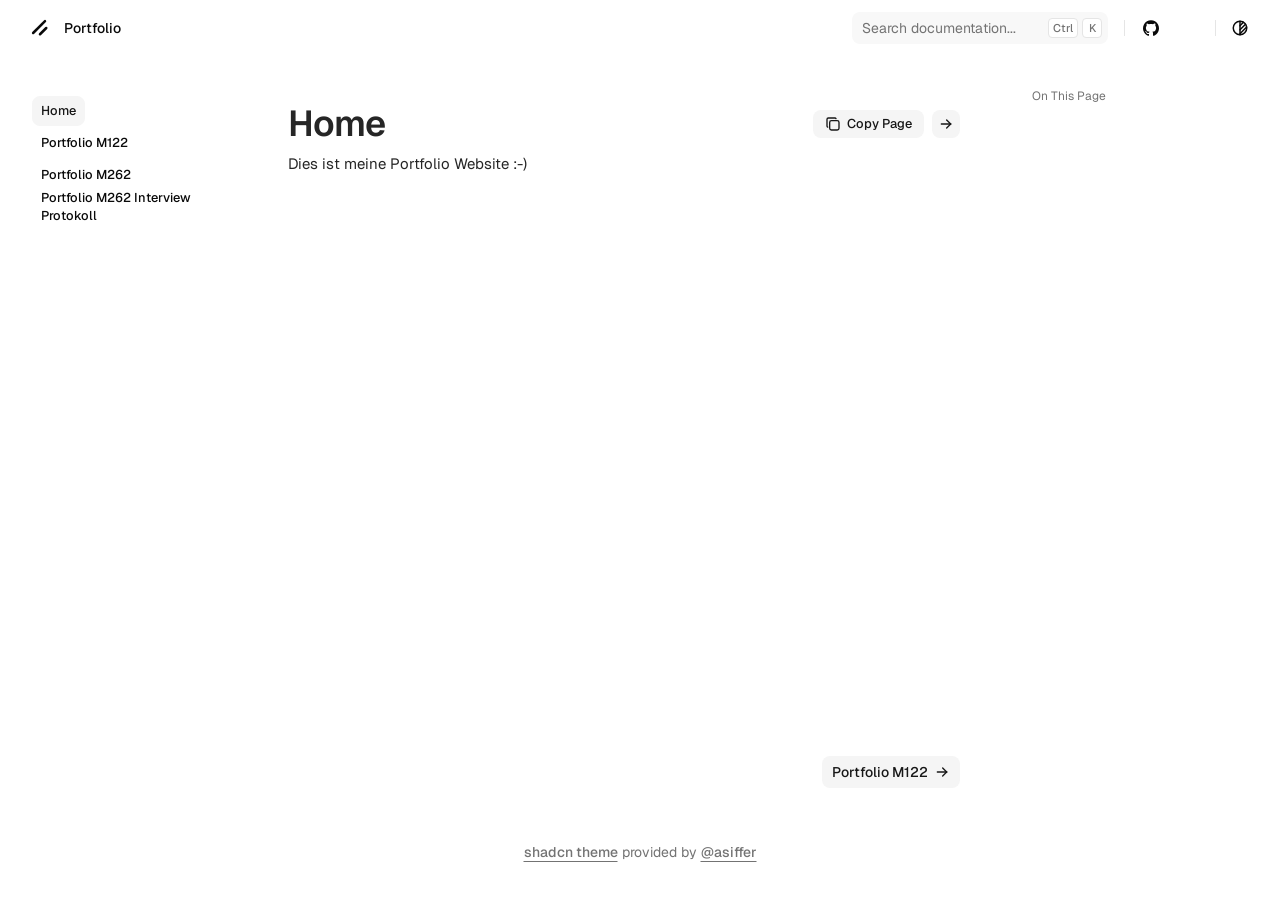
<file: index.html>
<!DOCTYPE html>
<html lang="en">

<head>
    <script>
        // for search plugin notably
        const base_url = "https://1lazyprogrammer.github.io/portfolio/";
    </script>
    <script>
    const darkTheme = window.matchMedia("(prefers-color-scheme: dark)");
    darkTheme.onchange = (e) => {
        if (e.matches) {
            document.documentElement.classList.add("dark")
            localStorage.theme = 'dark';
        } else {
            document.documentElement.classList.remove("dark")
            localStorage.removeItem("theme")
        }
    };

    // On page load. Priotiry to lcaolStorage
    if (localStorage.theme === "dark") {
        document.documentElement.classList.add("dark")
    } else if (localStorage.theme === "light") {
        document.documentElement.classList.remove("dark")
    } else if (darkTheme.matches) {
        document.documentElement.classList.add("dark")
    } else {
        document.documentElement.classList.remove("dark")
    }

    // set the layout based on localStorage
    document.documentElement.classList.add(localStorage.getItem("html-layout") || "layout-fixed");
</script>


    <meta charset="UTF-8">
    <meta name="viewport" content="width=device-width, initial-scale=1">
    <title>Home - Portfolio</title>
    


<title>Home</title>









<link rel="canonical" href="https://1lazyprogrammer.github.io/portfolio/">


<!-- Open Graph (Facebook, LinkedIn) -->

<meta property="og:title" content="Home">





<meta property="og:url" content="https://1lazyprogrammer.github.io/portfolio/">






<!-- Twitter Card -->

<meta name="twitter:title" content="Home">






<!-- JSON-LD Structured Data -->



    <link rel="icon" href="img/favicon.ico">

    <link href="css/base.css" rel="stylesheet">
    <link href="css/geist.css" rel="stylesheet">

    
    

<link id="pygments-light" rel="stylesheet"
    href="css/pygments/shadcn-light.css">
<link id="pygments-dark" rel="stylesheet"
    href="css/pygments/github-dark.css"
    media="(prefers-color-scheme: dark)">


    
    <link href="extra.css" rel="stylesheet">

    

    <script src="js/callbacks.js"></script>

    

    

    

</head>

<body
    class="text-foreground group/body overscroll-none font-sans antialiased [--footer-height:calc(var(--spacing)*14)] [--header-height:calc(var(--spacing)*14)] xl:[--footer-height:calc(var(--spacing)*24)] theme-default">
    <div id="inner-body" class="bg-background relative z-10 flex min-h-svh flex-col">
        <header class="bg-background sticky top-0 z-50 w-full" view-transition-name="header">
    <div class="container-wrapper 3xl:fixed:px-0 px-6">
        <div class="3xl:fixed:container flex h-(--header-height) items-center gap-2 **:data-[slot=separator]:!h-4">
            <button id="menu-button" data-slot="popover-trigger" onclick="onMobileMenuButtonClick(event)"
                class="group whitespace-nowrap rounded-md text-sm font-medium transition-all disabled:pointer-events-none disabled:opacity-50 [&amp;_svg]:pointer-events-none [&amp;_svg:not([class*='size-'])]:size-4 shrink-0 [&amp;_svg]:shrink-0 outline-none focus-visible:border-ring focus-visible:ring-ring/50 aria-invalid:ring-destructive/20 dark:aria-invalid:ring-destructive/40 aria-invalid:border-destructive hover:text-accent-foreground px-4 py-2 has-[&gt;svg]:px-3 extend-touch-target h-8 touch-manipulation items-center justify-start gap-2.5 !p-0 hover:bg-transparent focus-visible:bg-transparent focus-visible:ring-0 active:bg-transparent dark:hover:bg-transparent flex lg:hidden"
                type="button" aria-haspopup="dialog" aria-expanded="false" aria-controls="radix-«Rmplb»"
                data-state="closed">
                <div class="relative flex h-8 w-4 items-center justify-center">
                    <div class="relative size-4">
                        <!-- 16px x 16px -->
                        <svg xmlns="http://www.w3.org/2000/svg" viewBox="0 0 16 16" fill="none" stroke="currentColor"
                            stroke-width="2" stroke-linecap="round" stroke-linejoin="round">
                            <line x1="0" x2="16" y1="5" y2="5"
                                class="group-data-[state=open]:translate-y-[2.25px] group-data-[state=open]:-translate-x-[2.25px] group-data-[state=open]:rotate-45 transition-all duration-300 origin-center" />
                            <line x1="0" x2="16" y1="11" y2="11"
                                class="group-data-[state=open]:-translate-y-[2.25px] group-data-[state=open]:-translate-x-[2.25px] group-data-[state=open]:-rotate-45 transition-all duration-300 origin-center" />
                        </svg>
                    </div>

                    <span class="sr-only">Toggle Menu</span>
                </div>
                <span class="flex h-8 items-center text-lg leading-none font-medium">Menu</span>
            </button>
            <a data-slot="button"
                class="items-center justify-center gap-2 whitespace-nowrap rounded-md text-sm font-medium transition-all disabled:pointer-events-none disabled:opacity-50 [&_svg]:pointer-events-none [&_svg:not([class*='size-'])]:size-5 shrink-0 [&_svg]:shrink-0 outline-none focus-visible:border-ring focus-visible:ring-ring/50 focus-visible:ring-[3px] aria-invalid:ring-destructive/20 dark:aria-invalid:ring-destructive/40 aria-invalid:border-destructive hover:bg-accent hover:text-accent-foreground dark:hover:bg-accent/50 hidden h-8 lg:flex"
                href="https://1lazyprogrammer.github.io/portfolio/">
                <span class="size-8 flex flex-row justify-center items-center">
                    

<svg xmlns="http://www.w3.org/2000/svg" viewBox="0 0 256 256"
    class="size-5">
    <rect width="256" height="256" fill="none"></rect>
    <line x1="208" y1="128" x2="128" y2="208" fill="none" stroke="currentColor" stroke-linecap="round"
        stroke-linejoin="round" stroke-width="32"></line>
    <line x1="192" y1="40" x2="40" y2="192" fill="none" stroke="currentColor" stroke-linecap="round"
        stroke-linejoin="round" stroke-width="32"></line>
</svg>


                </span>

                
                <h1 class="pr-2">Portfolio</h1>
                
            </a>
            
            <div class="ml-auto flex items-center gap-2 md:flex-1 md:justify-end">
                <div class="hidden w-full flex-1 md:flex md:w-auto md:flex-none">
                    <button data-slot="dialog-trigger" onclick="onSearchBarClick(event)"
    class="inline-flex items-center gap-2 whitespace-nowrap rounded-md text-sm transition-all disabled:pointer-events-none disabled:opacity-50 [&amp;_svg]:pointer-events-none [&amp;_svg:not([class*='size-'])]:size-4 shrink-0 [&amp;_svg]:shrink-0 outline-none focus-visible:border-ring focus-visible:ring-ring/50 focus-visible:ring-[3px] aria-invalid:ring-destructive/20 dark:aria-invalid:ring-destructive/40 aria-invalid:border-destructive hover:bg-secondary/80 px-4 py-2 has-[&gt;svg]:px-3 bg-surface text-surface-foreground/60 dark:bg-card relative h-8 w-full justify-start pl-2.5 font-normal shadow-none sm:pr-12 md:w-40 lg:w-56 xl:w-64"
    type="button" aria-haspopup="dialog" aria-expanded="false" aria-controls="radix-«R66plb»" data-state="closed">
    <span class="text-muted-foreground hidden lg:inline-flex">Search documentation...</span>
    <span class="text-muted-foreground inline-flex lg:hidden">Search...</span>
    <div class="absolute top-1.5 right-1.5 hidden gap-1 sm:flex">
        <kbd
            class="bg-background text-muted-foreground pointer-events-none flex h-5 items-center justify-center gap-1 rounded border px-1 font-sans text-[0.7rem] font-medium select-none [&amp;_svg:not([class*='size-'])]:size-3">Ctrl</kbd><kbd
            class="bg-background text-muted-foreground pointer-events-none flex h-5 items-center justify-center gap-1 rounded border px-1 font-sans text-[0.7rem] font-medium select-none [&amp;_svg:not([class*='size-'])]:size-3 aspect-square">K</kbd>
    </div>
</button>
<dialog id="search-dialog" onclick="onSearchDialogClick(event)"
    class="fixed top-1/2 left-1/2 -translate-x-1/2 -translate-y-1/2 bg-background rounded-lg shadow-lg border overflow-hidden p-0">
    <div class="w-lg gap-4">
        <div class="flex h-full w-full flex-col overflow-hidden rounded-md bg-popover text-popover-foreground">
            <div data-slot="command-input-wrapper" class="flex h-9 items-center gap-2 border-b px-3"><svg
                    xmlns="http://www.w3.org/2000/svg" width="24" height="24" viewBox="0 0 24 24" fill="none"
                    stroke="currentColor" stroke-width="2" stroke-linecap="round" stroke-linejoin="round"
                    class="lucide lucide-search size-4 shrink-0 opacity-50">
                    <circle cx="11" cy="11" r="8"></circle>
                    <path d="m21 21-4.3-4.3"></path>
                </svg>
                <input data-slot="command-input"
                    class="placeholder:text-muted-foreground flex h-10 w-full rounded-md bg-transparent py-3 text-sm outline-hidden disabled:cursor-not-allowed disabled:opacity-50"
                    placeholder="Search documentation..." cmdk-input="" autocomplete="off" autocorrect="off"
                    spellcheck="false" aria-autocomplete="list" role="combobox" aria-expanded="true"
                    aria-controls="radix-«r1t6»" aria-labelledby="radix-«r1t7»" id="radix-«r1t8»" type="text" value=""
                    aria-activedescendant="radix-«r1th»" oninput="onInputHandler(event)">
            </div>
        </div>
        <div id="mkdocs-search-results">
            <!-- search results go there -->
        </div>
    </div>
</dialog>
<script>
    document.removeEventListener("keydown", searchShortcutHandler);
    document.addEventListener("keydown", searchShortcutHandler);
</script>
                </div>
                <div data-orientation="vertical" role="none" data-slot="separator"
                    class="bg-border shrink-0 data-[orientation=horizontal]:h-px data-[orientation=horizontal]:w-full data-[orientation=vertical]:h-full data-[orientation=vertical]:w-px ml-2 hidden lg:block">
                </div>
                <a target="_blank" rel="noreferrer" data-slot="button"
                    class="inline-flex items-center justify-center whitespace-nowrap text-sm font-medium transition-all disabled:pointer-events-none disabled:opacity-50 [&amp;_svg]:pointer-events-none [&amp;_svg:not([class*='size-'])]:size-4 shrink-0 [&amp;_svg]:shrink-0 outline-none focus-visible:border-ring focus-visible:ring-ring/50 focus-visible:ring-[3px] aria-invalid:ring-destructive/20 dark:aria-invalid:ring-destructive/40 aria-invalid:border-destructive hover:bg-accent hover:text-accent-foreground dark:hover:bg-accent/50 rounded-md gap-1.5 px-3 has-[&gt;svg]:px-2.5 h-8 shadow-none"
                    href="None">
                    <svg viewBox="0 0 438.549 438.549">
                        <path fill="currentColor"
                            d="M409.132 114.573c-19.608-33.596-46.205-60.194-79.798-79.8-33.598-19.607-70.277-29.408-110.063-29.408-39.781 0-76.472 9.804-110.063 29.408-33.596 19.605-60.192 46.204-79.8 79.8C9.803 148.168 0 184.854 0 224.63c0 47.78 13.94 90.745 41.827 128.906 27.884 38.164 63.906 64.572 108.063 79.227 5.14.954 8.945.283 11.419-1.996 2.475-2.282 3.711-5.14 3.711-8.562 0-.571-.049-5.708-.144-15.417a2549.81 2549.81 0 01-.144-25.406l-6.567 1.136c-4.187.767-9.469 1.092-15.846 1-6.374-.089-12.991-.757-19.842-1.999-6.854-1.231-13.229-4.086-19.13-8.559-5.898-4.473-10.085-10.328-12.56-17.556l-2.855-6.57c-1.903-4.374-4.899-9.233-8.992-14.559-4.093-5.331-8.232-8.945-12.419-10.848l-1.999-1.431c-1.332-.951-2.568-2.098-3.711-3.429-1.142-1.331-1.997-2.663-2.568-3.997-.572-1.335-.098-2.43 1.427-3.289 1.525-.859 4.281-1.276 8.28-1.276l5.708.853c3.807.763 8.516 3.042 14.133 6.851 5.614 3.806 10.229 8.754 13.846 14.842 4.38 7.806 9.657 13.754 15.846 17.847 6.184 4.093 12.419 6.136 18.699 6.136 6.28 0 11.704-.476 16.274-1.423 4.565-.952 8.848-2.383 12.847-4.285 1.713-12.758 6.377-22.559 13.988-29.41-10.848-1.14-20.601-2.857-29.264-5.14-8.658-2.286-17.605-5.996-26.835-11.14-9.235-5.137-16.896-11.516-22.985-19.126-6.09-7.614-11.088-17.61-14.987-29.979-3.901-12.374-5.852-26.648-5.852-42.826 0-23.035 7.52-42.637 22.557-58.817-7.044-17.318-6.379-36.732 1.997-58.24 5.52-1.715 13.706-.428 24.554 3.853 10.85 4.283 18.794 7.952 23.84 10.994 5.046 3.041 9.089 5.618 12.135 7.708 17.705-4.947 35.976-7.421 54.818-7.421s37.117 2.474 54.823 7.421l10.849-6.849c7.419-4.57 16.18-8.758 26.262-12.565 10.088-3.805 17.802-4.853 23.134-3.138 8.562 21.509 9.325 40.922 2.279 58.24 15.036 16.18 22.559 35.787 22.559 58.817 0 16.178-1.958 30.497-5.853 42.966-3.9 12.471-8.941 22.457-15.125 29.979-6.191 7.521-13.901 13.85-23.131 18.986-9.232 5.14-18.182 8.85-26.84 11.136-8.662 2.286-18.415 4.004-29.263 5.146 9.894 8.562 14.842 22.077 14.842 40.539v60.237c0 3.422 1.19 6.279 3.572 8.562 2.379 2.279 6.136 2.95 11.276 1.995 44.163-14.653 80.185-41.062 108.068-79.226 27.88-38.161 41.825-81.126 41.825-128.906-.01-39.771-9.818-76.454-29.414-110.049z">
                        </path>
                    </svg>
                    
                    <span id="stargazers" class="text-muted-foreground w-8 text-xs tabular-nums" onload="test()">
                    </span>
                    
                </a>
                <div data-orientation="vertical" role="none" data-slot="separator"
                    class="bg-border shrink-0 data-[orientation=horizontal]:h-px data-[orientation=horizontal]:w-full data-[orientation=vertical]:h-full data-[orientation=vertical]:w-px 3xl:flex hidden">
                </div>
                <button data-slot="button"
                    class="items-center justify-center gap-2 whitespace-nowrap rounded-md text-sm font-medium transition-all disabled:pointer-events-none disabled:opacity-50 [&amp;_svg]:pointer-events-none [&amp;_svg:not([class*='size-'])]:size-4 shrink-0 [&amp;_svg]:shrink-0 outline-none focus-visible:border-ring focus-visible:ring-ring/50 focus-visible:ring-[3px] aria-invalid:ring-destructive/20 dark:aria-invalid:ring-destructive/40 aria-invalid:border-destructive hover:bg-accent hover:text-accent-foreground dark:hover:bg-accent/50 size-8 3xl:flex hidden"
                    title="Toggle layout" onclick="toggleLayout(event)">
                    <span class="sr-only">Toggle layout</span>
                    <svg xmlns="http://www.w3.org/2000/svg" width="24" height="24" viewBox="0 0 24 24" fill="none"
                        stroke="currentColor" stroke-width="2" stroke-linecap="round" stroke-linejoin="round"
                        class="lucide lucide-gallery-horizontal">
                        <path d="M2 3v18"></path>
                        <rect width="12" height="18" x="6" y="3" rx="2"></rect>
                        <path d="M22 3v18"></path>
                    </svg>
                </button>
                <div data-orientation="vertical" role="none" data-slot="separator"
                    class="bg-border shrink-0 data-[orientation=horizontal]:h-px data-[orientation=horizontal]:w-full data-[orientation=vertical]:h-full data-[orientation=vertical]:w-px">
                </div>
                <button data-slot="button"
                    class="inline-flex items-center justify-center gap-2 whitespace-nowrap rounded-md text-sm font-medium transition-all disabled:pointer-events-none disabled:opacity-50 [&amp;_svg]:pointer-events-none [&amp;_svg:not([class*='size-'])]:size-4 shrink-0 [&amp;_svg]:shrink-0 outline-none focus-visible:border-ring focus-visible:ring-ring/50 focus-visible:ring-[3px] aria-invalid:ring-destructive/20 dark:aria-invalid:ring-destructive/40 aria-invalid:border-destructive hover:bg-accent hover:text-accent-foreground dark:hover:bg-accent/50 group/toggle extend-touch-target size-8"
                    title="Toggle theme" onclick="onThemeSwitch(event)">
                    <svg xmlns="http://www.w3.org/2000/svg" width="24" height="24" viewBox="0 0 24 24" fill="none"
                        stroke="currentColor" stroke-width="2" stroke-linecap="round" stroke-linejoin="round"
                        class="size-4.5">
                        <path stroke="none" d="M0 0h24v24H0z" fill="none"></path>
                        <path d="M12 12m-9 0a9 9 0 1 0 18 0a9 9 0 1 0 -18 0"></path>
                        <path d="M12 3l0 18"></path>
                        <path d="M12 9l4.65 -4.65"></path>
                        <path d="M12 14.3l7.37 -7.37"></path>
                        <path d="M12 19.6l8.85 -8.85"></path>
                    </svg>
                    <span class="sr-only">Toggle theme</span>
                </button>
            </div>
        </div>
    </div>
</header>
        <main class="flex flex-1 flex-col">
            <div class="container-wrapper flex flex-1 flex-col px-2">
                <div data-slot="sidebar-wrapper" style="--sidebar-width: 16rem; --sidebar-width-icon: 3rem;"
                    class="group/sidebar-wrapper has-data-[variant=inset]:bg-sidebar flex w-full 3xl:fixed:container 3xl:fixed:px-3 min-h-min flex-1 items-start px-0 [--sidebar-width:220px] [--top-spacing:0] lg:grid lg:grid-cols-[var(--sidebar-width)_minmax(0,1fr)] lg:[--sidebar-width:240px] lg:[--top-spacing:calc(var(--spacing)*4)]">
                    <div data-slot="sidebar"
                        class="text-sidebar-foreground w-(--sidebar-width) flex-col sticky top-[calc(var(--header-height)+1px)] z-30 hidden h-[calc(100svh-var(--header-height)-var(--footer-height))] bg-transparent lg:flex">
                        <div data-slot="sidebar-content" data-sidebar="content"
                            class="flex min-h-0 flex-1 flex-col gap-2 overflow-auto group-data-[collapsible=icon]:overflow-hidden no-scrollbar px-2 pb-12">
                            <div class="h-(--top-spacing) shrink-0"></div>
                            <div view-transition-name="sidebar" data-slot="sidebar-group" data-sidebar="group"
    class="relative flex w-full min-w-0 flex-col p-2 no-scrollbar">
    

    
    
    

    

    
    

    
    <div data-slot="sidebar-group" data-sidebar="group" class="relative flex w-full min-w-0 flex-col p-2">
        <div data-slot="sidebar-group-content" data-sidebar="group-content" class="w-full text-sm">
            <ul data-slot="sidebar-menu" data-sidebar="menu" class="flex w-full min-w-0 flex-col gap-0.5">
                
                
                <li data-slot="sidebar-menu-item" data-sidebar="menu-item" class="group/menu-item relative">
    <a data-slot="sidebar-menu-button" data-active="true" data-sidebar="menu-button"
        data-size="default" href="/portfolio/"
        class="hover:bg-sidebar-accent hover:text-sidebar-accent-foreground peer/menu-button flex items-center gap-2 rounded-md p-2 text-left outline-hidden ring-sidebar-ring transition-[width,height,padding] focus-visible:ring-2 active:bg-sidebar-accent active:text-sidebar-accent-foreground disabled:pointer-events-none disabled:opacity-50 group-has-data-[sidebar=menu-action]/menu-item:pr-8 aria-disabled:pointer-events-none aria-disabled:opacity-50 data-[active=true]:font-medium data-[active=true]:text-sidebar-accent-foreground data-[state=open]:hover:bg-sidebar-accent data-[state=open]:hover:text-sidebar-accent-foreground group-data-[collapsible=icon]:size-8! group-data-[collapsible=icon]:p-2! [&>span:last-child]:truncate [&>svg]:size-4 [&>svg]:shrink-0 data-[active=true]:bg-accent data-[active=true]:border-accent 3xl:fixed:w-full 3xl:fixed:max-w-48 relative h-[30px] w-fit overflow-visible border border-transparent text-[0.8rem] font-medium after:absolute after:inset-x-0 after:-inset-y-1 after:z-0 after:rounded-md">

        
        Home
        

        

        

        
    </a>
</li>
                
                
                
                <li data-slot="sidebar-menu-item" data-sidebar="menu-item" class="group/menu-item relative">
    <a data-slot="sidebar-menu-button" data-active="false" data-sidebar="menu-button"
        data-size="default" href="/portfolio/P_M122/"
        class="hover:bg-sidebar-accent hover:text-sidebar-accent-foreground peer/menu-button flex items-center gap-2 rounded-md p-2 text-left outline-hidden ring-sidebar-ring transition-[width,height,padding] focus-visible:ring-2 active:bg-sidebar-accent active:text-sidebar-accent-foreground disabled:pointer-events-none disabled:opacity-50 group-has-data-[sidebar=menu-action]/menu-item:pr-8 aria-disabled:pointer-events-none aria-disabled:opacity-50 data-[active=true]:font-medium data-[active=true]:text-sidebar-accent-foreground data-[state=open]:hover:bg-sidebar-accent data-[state=open]:hover:text-sidebar-accent-foreground group-data-[collapsible=icon]:size-8! group-data-[collapsible=icon]:p-2! [&>span:last-child]:truncate [&>svg]:size-4 [&>svg]:shrink-0 data-[active=true]:bg-accent data-[active=true]:border-accent 3xl:fixed:w-full 3xl:fixed:max-w-48 relative h-[30px] w-fit overflow-visible border border-transparent text-[0.8rem] font-medium after:absolute after:inset-x-0 after:-inset-y-1 after:z-0 after:rounded-md">

        
        Portfolio M122
        

        

        

        
    </a>
</li>
                
                
                
                <li data-slot="sidebar-menu-item" data-sidebar="menu-item" class="group/menu-item relative">
    <a data-slot="sidebar-menu-button" data-active="false" data-sidebar="menu-button"
        data-size="default" href="/portfolio/P_M262/"
        class="hover:bg-sidebar-accent hover:text-sidebar-accent-foreground peer/menu-button flex items-center gap-2 rounded-md p-2 text-left outline-hidden ring-sidebar-ring transition-[width,height,padding] focus-visible:ring-2 active:bg-sidebar-accent active:text-sidebar-accent-foreground disabled:pointer-events-none disabled:opacity-50 group-has-data-[sidebar=menu-action]/menu-item:pr-8 aria-disabled:pointer-events-none aria-disabled:opacity-50 data-[active=true]:font-medium data-[active=true]:text-sidebar-accent-foreground data-[state=open]:hover:bg-sidebar-accent data-[state=open]:hover:text-sidebar-accent-foreground group-data-[collapsible=icon]:size-8! group-data-[collapsible=icon]:p-2! [&>span:last-child]:truncate [&>svg]:size-4 [&>svg]:shrink-0 data-[active=true]:bg-accent data-[active=true]:border-accent 3xl:fixed:w-full 3xl:fixed:max-w-48 relative h-[30px] w-fit overflow-visible border border-transparent text-[0.8rem] font-medium after:absolute after:inset-x-0 after:-inset-y-1 after:z-0 after:rounded-md">

        
        Portfolio M262
        

        

        

        
    </a>
</li>
                
                
                
                <li data-slot="sidebar-menu-item" data-sidebar="menu-item" class="group/menu-item relative">
    <a data-slot="sidebar-menu-button" data-active="false" data-sidebar="menu-button"
        data-size="default" href="/portfolio/M262%20Interview%20Protokoll/"
        class="hover:bg-sidebar-accent hover:text-sidebar-accent-foreground peer/menu-button flex items-center gap-2 rounded-md p-2 text-left outline-hidden ring-sidebar-ring transition-[width,height,padding] focus-visible:ring-2 active:bg-sidebar-accent active:text-sidebar-accent-foreground disabled:pointer-events-none disabled:opacity-50 group-has-data-[sidebar=menu-action]/menu-item:pr-8 aria-disabled:pointer-events-none aria-disabled:opacity-50 data-[active=true]:font-medium data-[active=true]:text-sidebar-accent-foreground data-[state=open]:hover:bg-sidebar-accent data-[state=open]:hover:text-sidebar-accent-foreground group-data-[collapsible=icon]:size-8! group-data-[collapsible=icon]:p-2! [&>span:last-child]:truncate [&>svg]:size-4 [&>svg]:shrink-0 data-[active=true]:bg-accent data-[active=true]:border-accent 3xl:fixed:w-full 3xl:fixed:max-w-48 relative h-[30px] w-fit overflow-visible border border-transparent text-[0.8rem] font-medium after:absolute after:inset-x-0 after:-inset-y-1 after:z-0 after:rounded-md">

        
        Portfolio M262 Interview Protokoll
        

        

        

        
    </a>
</li>
                
                
            </ul>
        </div>
    </div>
    

    


    
</div>
                        </div>
                    </div>
                    <div class="h-full w-full">
                        <div data-slot="docs" class="flex items-stretch text-[1.05rem] sm:text-[15px] xl:w-full">
                            <div class="flex min-w-0 flex-1 flex-col">
                                <div class="h-(--top-spacing) shrink-0"></div>
                                <article class="w-full" view-transition-name="page">
  <div class="flex flex-col gap-2">
    <div class="flex flex-col gap-2">
      <div id="page-header" class="flex items-start justify-between">
        <h1
          class="scroll-m-20 text-4xl font-semibold tracking-tight sm:text-3xl xl:text-4xl"
        >
          Home
        </h1>

        <div class="flex items-center gap-2 pt-1.5">
          
<button onclick="fetch(`https://1lazyprogrammer.github.io/portfolio/index.md`).then((r) => r.blob()).then((blob) => navigator.clipboard.write([new ClipboardItem({ 'text/plain': blob })]))" 
        data-slot="button" 
        class="cursor-pointer inline-flex items-center justify-center whitespace-nowrap text-sm font-medium transition-all disabled:pointer-events-none disabled:opacity-50 [&_svg]:pointer-events-none [&_svg:not([class*='size-'])]:size-4 shrink-0 [&_svg]:shrink-0 outline-none focus-visible:border-ring focus-visible:ring-ring/50 focus-visible:ring-[3px] aria-invalid:ring-destructive/20 dark:aria-invalid:ring-destructive/40 aria-invalid:border-destructive bg-secondary text-secondary-foreground hover:bg-secondary/80 rounded-md gap-1.5 px-3 has-[&>svg]:px-2.5 h-8 shadow-none md:h-7 md:text-[0.8rem]">
<svg xmlns="http://www.w3.org/2000/svg" width="24" height="24" viewBox="0 0 24 24" fill="none" stroke="currentColor" stroke-width="2" stroke-linecap="round" stroke-linejoin="round" class="tabler-icon tabler-icon-copy ">
    <path d="M7 7m0 2.667a2.667 2.667 0 0 1 2.667 -2.667h8.666a2.667 2.667 0 0 1 2.667 2.667v8.666a2.667 2.667 0 0 1 -2.667 2.667h-8.666a2.667 2.667 0 0 1 -2.667 -2.667z"></path><path d="M4.012 16.737a2.005 2.005 0 0 1 -1.012 -1.737v-10c0 -1.1 .9 -2 2 -2h10c.75 0 1.158 .385 1.5 1"></path>
</svg>
<span class="max-md:hidden">Copy Page</span>
</button> 
           
          
          <a
            data-slot="button"
            id="next-button"
            class="inline-flex items-center justify-center gap-2 whitespace-nowrap rounded-md text-sm font-medium transition-all disabled:pointer-events-none disabled:opacity-50 [&amp;_svg]:pointer-events-none [&amp;_svg:not([class*='size-'])]:size-4 shrink-0 [&amp;_svg]:shrink-0 outline-none focus-visible:border-ring focus-visible:ring-ring/50 focus-visible:ring-[3px] aria-invalid:ring-destructive/20 dark:aria-invalid:ring-destructive/40 aria-invalid:border-destructive bg-secondary text-secondary-foreground hover:bg-secondary/80 extend-touch-target size-8 shadow-none md:size-7"
            href="/portfolio/P_M122/"
          >
            <span class="sr-only">Next</span>
            <svg
              xmlns="http://www.w3.org/2000/svg"
              width="24"
              height="24"
              viewBox="0 0 24 24"
              fill="none"
              stroke="currentColor"
              stroke-width="2"
              stroke-linecap="round"
              stroke-linejoin="round"
              class="tabler-icon tabler-icon-arrow-right"
            >
              <path d="M5 12l14 0"></path>
              <path d="M13 18l6 -6"></path>
              <path d="M13 6l6 6"></path>
            </svg>
          </a>
          
        </div>
      </div>
      
    </div>
    <div class="flex justify-end items-center">
       
    </div>
  </div>
  <div class="typography w-full flex-1 *:data-[slot=alert]:first:mt-0">
    <p>Dies ist meine Portfolio Website :-)</p>
  </div>
</article>
                                <div class="mx-auto flex flex-wrap h-16 w-full max-w-2xl items-center gap-2 px-4 md:px-0">
    
    
    <a data-slot="button"
        class="inline-flex items-center justify-center whitespace-nowrap text-sm font-medium transition-all disabled:pointer-events-none disabled:opacity-50 [&amp;_svg]:pointer-events-none [&amp;_svg:not([class*='size-'])]:size-4 shrink-0 [&amp;_svg]:shrink-0 outline-none focus-visible:border-ring focus-visible:ring-ring/50 focus-visible:ring-[3px] aria-invalid:ring-destructive/20 dark:aria-invalid:ring-destructive/40 aria-invalid:border-destructive bg-secondary text-secondary-foreground hover:bg-secondary/80 h-8 rounded-md gap-1.5 px-3 has-[&gt;svg]:px-2.5 ml-auto shadow-none"
        href="/portfolio/P_M122/">
        <span class="max-[500px]:hidden">Portfolio M122</span>
        <svg xmlns="http://www.w3.org/2000/svg" width="24" height="24" viewBox="0 0 24 24" fill="none"
            stroke="currentColor" stroke-width="2" stroke-linecap="round" stroke-linejoin="round"
            class="tabler-icon tabler-icon-arrow-right ">
            <path d="M5 12l14 0"></path>
            <path d="M13 18l6 -6"></path>
            <path d="M13 6l6 6"></path>
        </svg>
    </a>
    
</div>
                                <dialog id="bottom-sidebar" onclick="onBottomSidebarDialogClick(event)" class="bg-transparent"
    style="position: fixed; left: 0px; top: 0px; transform: translate(0px, 58px); min-width: max-content; --radix-popper-transform-origin: 0% 0px; will-change: transform; z-index: 50; --radix-popper-available-width: 504px; --radix-popper-available-height: 857px; --radix-popper-anchor-width: 72.94999694824219px; --radix-popper-anchor-height: 32px;">
    <div data-side="bottom" data-align="start" data-state="open" role="dialog" data-slot="popover-content"
        class="text-popover-foreground data-[state=open]:animate-in data-[state=closed]:animate-out data-[state=closed]:fade-out-0 data-[state=open]:fade-in-0 data-[state=closed]:zoom-out-95 data-[state=open]:zoom-in-95 data-[side=bottom]:slide-in-from-top-2 data-[side=left]:slide-in-from-right-2 data-[side=right]:slide-in-from-left-2 data-[side=top]:slide-in-from-bottom-2 z-50 origin-(--radix-popover-content-transform-origin) border outline-hidden bg-background/90 no-scrollbar h-(--radix-popper-available-height) w-(--radix-popper-available-width) overflow-y-auto rounded-none border-none p-0 shadow-none backdrop-blur duration-100"
        style="--radix-popover-content-transform-origin: var(--radix-popper-transform-origin); --radix-popover-content-available-width: var(--radix-popper-available-width); --radix-popover-content-available-height: var(--radix-popper-available-height); --radix-popover-trigger-width: var(--radix-popper-anchor-width); --radix-popover-trigger-height: var(--radix-popper-anchor-height);"
        tabindex="-1">
        <div class="flex flex-col gap-12 overflow-auto px-6 py-6">
            
            
            

            
            <div class="flex flex-col gap-4">
                <div class="text-muted-foreground text-sm font-medium">Menu</div>
                <div class="flex flex-col gap-3">
                    
                    <a class="text-2xl font-medium" href=".">
                        
                        Home
                        
                    </a>
                    
                    <a class="text-2xl font-medium" href="P_M122/">
                        
                        Portfolio M122
                        
                    </a>
                    
                    <a class="text-2xl font-medium" href="P_M262/">
                        
                        Portfolio M262
                        
                    </a>
                    
                    <a class="text-2xl font-medium" href="M262%20Interview%20Protokoll/">
                        
                        Portfolio M262 Interview Protokoll
                        
                    </a>
                    
                </div>
            </div>
            

            
            

        </div>
    </div>
</dialog>
                            </div>
                            <div
                                class="sticky top-[calc(var(--header-height)+1px)] z-30 ml-auto hidden h-[calc(100svh-var(--header-height)-var(--footer-height))] w-72 flex-col gap-4 overflow-hidden overscroll-none pb-8 xl:flex">
                                <div class="h-(--top-spacing) shrink-0"></div>
                                <div view-transition-name="toc" class="no-scrollbar overflow-y-auto px-8">
    <div class="flex flex-col gap-2 p-4 pt-0 text-sm">
        <p class="text-muted-foreground bg-background sticky top-0 h-6 text-xs">On This Page</p>
        

    </div>
    <div class="h-12"></div>
</div>
                            </div>
                        </div>
                    </div>
                </div>
            </div>
        </main>
        <footer view-transition-name="footer"
    class="group-has-[.section-soft]/body:bg-surface/40 3xl:fixed:bg-transparent dark:bg-transparent">
    <div class="container-wrapper px-4 xl:px-6">
        <div class="flex h-(--footer-height) items-center justify-between">
            <div class="text-muted-foreground w-full text-center text-xs leading-loose sm:text-sm">
                
                <a href="https://github.com/asiffer/mkdocs-shadcn">shadcn theme</a> provided by
                <a href="https://github.com/asiffer">@asiffer</a>
            </div>
        </div>
    </div>
</footer>
    </div>
     

<script src="search/main.js"></script>


    

    <script src="js/copy-button.js"></script>
    <script>updatePygmentsStylesheet();</script>
    
    <script>fetchStargazers("None");</script>
    
    
    
    <script type="speculationrules">
{
  "prerender": [
    {
      "where": {
          "selector_matches": ["#next-button", "#previous-button"],
      }
    }
  ]
}
</script>
</body>

</html>
</file>
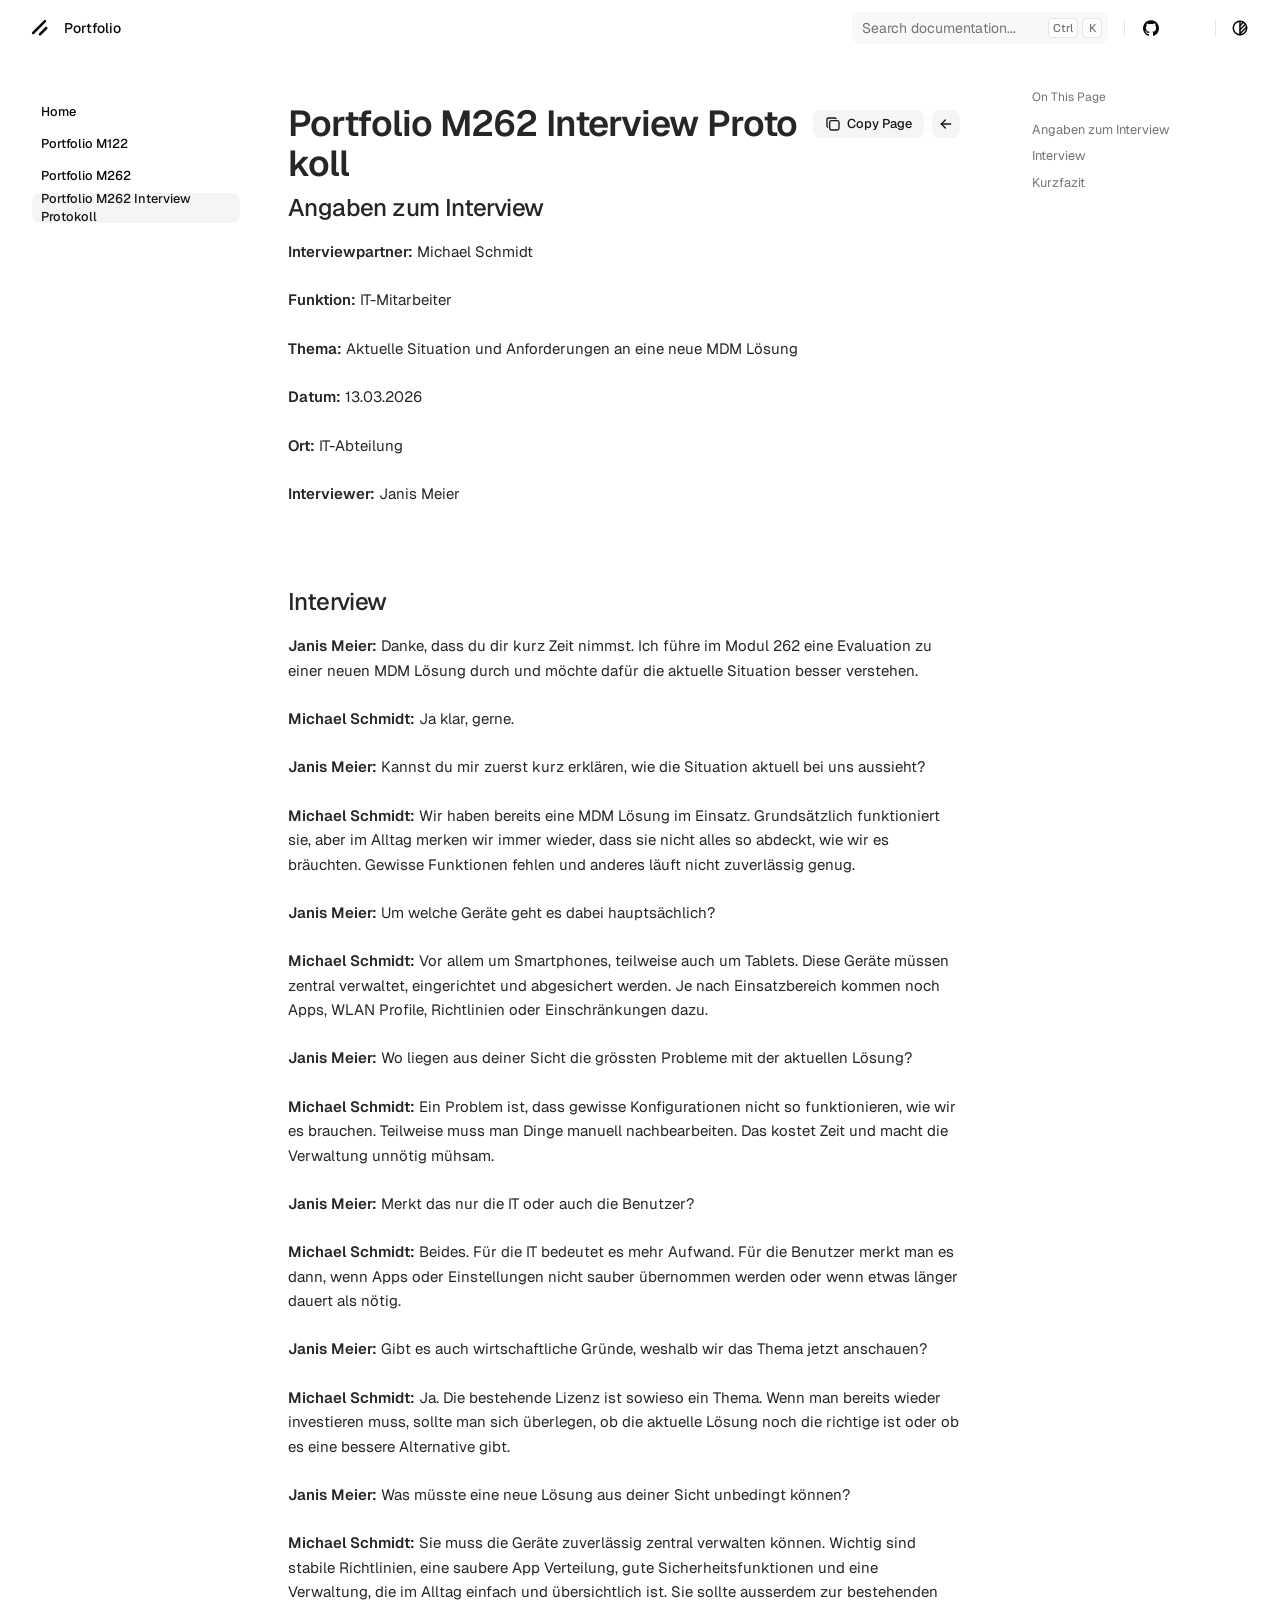
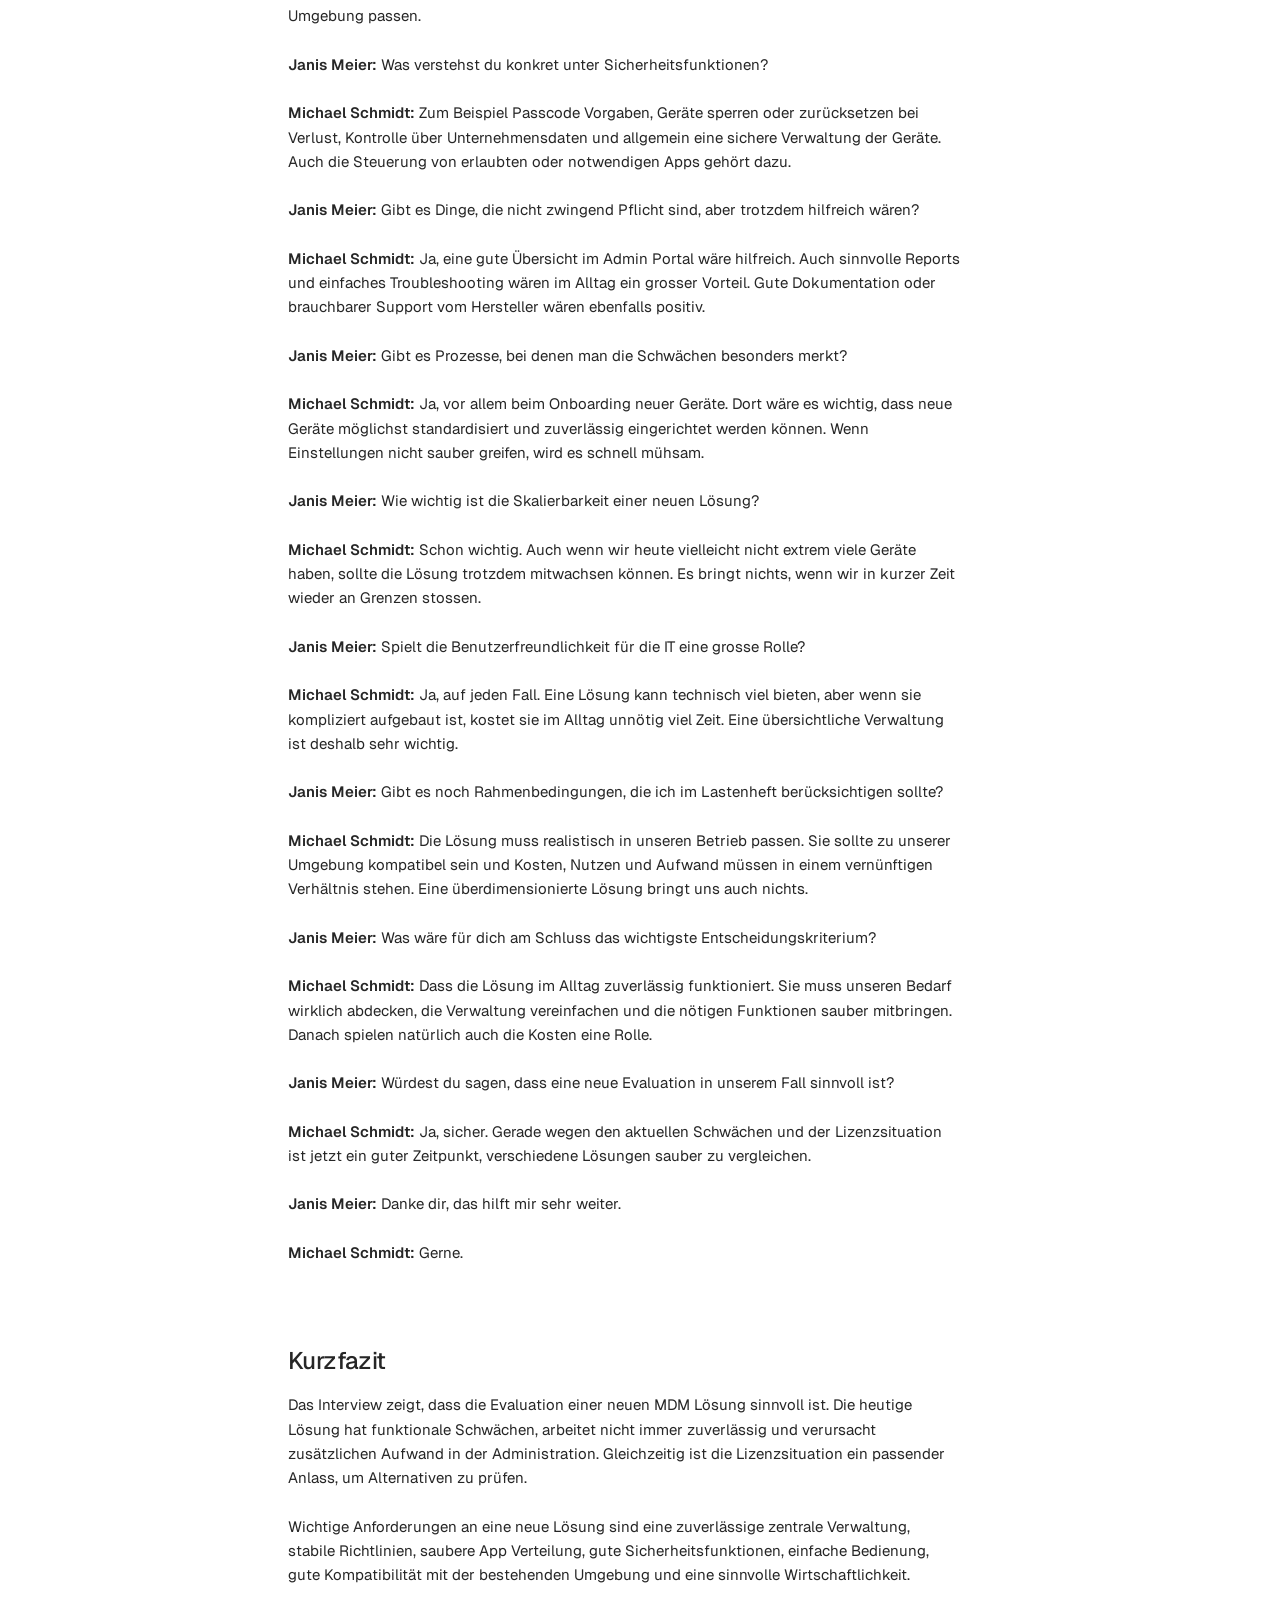
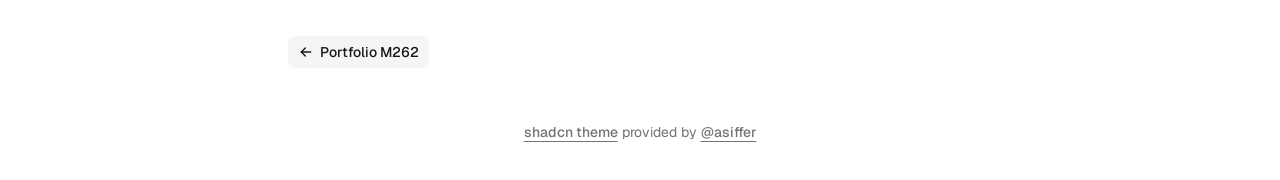
<file: M262 Interview Protokoll/index.html>
<!DOCTYPE html>
<html lang="en">

<head>
    <script>
        // for search plugin notably
        const base_url = "https://1lazyprogrammer.github.io/portfolio/";
    </script>
    <script>
    const darkTheme = window.matchMedia("(prefers-color-scheme: dark)");
    darkTheme.onchange = (e) => {
        if (e.matches) {
            document.documentElement.classList.add("dark")
            localStorage.theme = 'dark';
        } else {
            document.documentElement.classList.remove("dark")
            localStorage.removeItem("theme")
        }
    };

    // On page load. Priotiry to lcaolStorage
    if (localStorage.theme === "dark") {
        document.documentElement.classList.add("dark")
    } else if (localStorage.theme === "light") {
        document.documentElement.classList.remove("dark")
    } else if (darkTheme.matches) {
        document.documentElement.classList.add("dark")
    } else {
        document.documentElement.classList.remove("dark")
    }

    // set the layout based on localStorage
    document.documentElement.classList.add(localStorage.getItem("html-layout") || "layout-fixed");
</script>


    <meta charset="UTF-8">
    <meta name="viewport" content="width=device-width, initial-scale=1">
    <title>Portfolio M262 Interview Protokoll - Portfolio</title>
    


<title>Portfolio M262 Interview Protokoll</title>









<link rel="canonical" href="https://1lazyprogrammer.github.io/portfolio/M262%20Interview%20Protokoll/">


<!-- Open Graph (Facebook, LinkedIn) -->

<meta property="og:title" content="Portfolio M262 Interview Protokoll">





<meta property="og:url" content="https://1lazyprogrammer.github.io/portfolio/M262%20Interview%20Protokoll/">






<!-- Twitter Card -->

<meta name="twitter:title" content="Portfolio M262 Interview Protokoll">






<!-- JSON-LD Structured Data -->



    <link rel="icon" href="../img/favicon.ico">

    <link href="../css/base.css" rel="stylesheet">
    <link href="../css/geist.css" rel="stylesheet">

    
    

<link id="pygments-light" rel="stylesheet"
    href="../css/pygments/shadcn-light.css">
<link id="pygments-dark" rel="stylesheet"
    href="../css/pygments/github-dark.css"
    media="(prefers-color-scheme: dark)">


    
    <link href="../extra.css" rel="stylesheet">

    

    <script src="../js/callbacks.js"></script>

    

    

    

</head>

<body
    class="text-foreground group/body overscroll-none font-sans antialiased [--footer-height:calc(var(--spacing)*14)] [--header-height:calc(var(--spacing)*14)] xl:[--footer-height:calc(var(--spacing)*24)] theme-default">
    <div id="inner-body" class="bg-background relative z-10 flex min-h-svh flex-col">
        <header class="bg-background sticky top-0 z-50 w-full" view-transition-name="header">
    <div class="container-wrapper 3xl:fixed:px-0 px-6">
        <div class="3xl:fixed:container flex h-(--header-height) items-center gap-2 **:data-[slot=separator]:!h-4">
            <button id="menu-button" data-slot="popover-trigger" onclick="onMobileMenuButtonClick(event)"
                class="group whitespace-nowrap rounded-md text-sm font-medium transition-all disabled:pointer-events-none disabled:opacity-50 [&amp;_svg]:pointer-events-none [&amp;_svg:not([class*='size-'])]:size-4 shrink-0 [&amp;_svg]:shrink-0 outline-none focus-visible:border-ring focus-visible:ring-ring/50 aria-invalid:ring-destructive/20 dark:aria-invalid:ring-destructive/40 aria-invalid:border-destructive hover:text-accent-foreground px-4 py-2 has-[&gt;svg]:px-3 extend-touch-target h-8 touch-manipulation items-center justify-start gap-2.5 !p-0 hover:bg-transparent focus-visible:bg-transparent focus-visible:ring-0 active:bg-transparent dark:hover:bg-transparent flex lg:hidden"
                type="button" aria-haspopup="dialog" aria-expanded="false" aria-controls="radix-«Rmplb»"
                data-state="closed">
                <div class="relative flex h-8 w-4 items-center justify-center">
                    <div class="relative size-4">
                        <!-- 16px x 16px -->
                        <svg xmlns="http://www.w3.org/2000/svg" viewBox="0 0 16 16" fill="none" stroke="currentColor"
                            stroke-width="2" stroke-linecap="round" stroke-linejoin="round">
                            <line x1="0" x2="16" y1="5" y2="5"
                                class="group-data-[state=open]:translate-y-[2.25px] group-data-[state=open]:-translate-x-[2.25px] group-data-[state=open]:rotate-45 transition-all duration-300 origin-center" />
                            <line x1="0" x2="16" y1="11" y2="11"
                                class="group-data-[state=open]:-translate-y-[2.25px] group-data-[state=open]:-translate-x-[2.25px] group-data-[state=open]:-rotate-45 transition-all duration-300 origin-center" />
                        </svg>
                    </div>

                    <span class="sr-only">Toggle Menu</span>
                </div>
                <span class="flex h-8 items-center text-lg leading-none font-medium">Menu</span>
            </button>
            <a data-slot="button"
                class="items-center justify-center gap-2 whitespace-nowrap rounded-md text-sm font-medium transition-all disabled:pointer-events-none disabled:opacity-50 [&_svg]:pointer-events-none [&_svg:not([class*='size-'])]:size-5 shrink-0 [&_svg]:shrink-0 outline-none focus-visible:border-ring focus-visible:ring-ring/50 focus-visible:ring-[3px] aria-invalid:ring-destructive/20 dark:aria-invalid:ring-destructive/40 aria-invalid:border-destructive hover:bg-accent hover:text-accent-foreground dark:hover:bg-accent/50 hidden h-8 lg:flex"
                href="https://1lazyprogrammer.github.io/portfolio/">
                <span class="size-8 flex flex-row justify-center items-center">
                    

<svg xmlns="http://www.w3.org/2000/svg" viewBox="0 0 256 256"
    class="size-5">
    <rect width="256" height="256" fill="none"></rect>
    <line x1="208" y1="128" x2="128" y2="208" fill="none" stroke="currentColor" stroke-linecap="round"
        stroke-linejoin="round" stroke-width="32"></line>
    <line x1="192" y1="40" x2="40" y2="192" fill="none" stroke="currentColor" stroke-linecap="round"
        stroke-linejoin="round" stroke-width="32"></line>
</svg>


                </span>

                
                <h1 class="pr-2">Portfolio</h1>
                
            </a>
            
            <div class="ml-auto flex items-center gap-2 md:flex-1 md:justify-end">
                <div class="hidden w-full flex-1 md:flex md:w-auto md:flex-none">
                    <button data-slot="dialog-trigger" onclick="onSearchBarClick(event)"
    class="inline-flex items-center gap-2 whitespace-nowrap rounded-md text-sm transition-all disabled:pointer-events-none disabled:opacity-50 [&amp;_svg]:pointer-events-none [&amp;_svg:not([class*='size-'])]:size-4 shrink-0 [&amp;_svg]:shrink-0 outline-none focus-visible:border-ring focus-visible:ring-ring/50 focus-visible:ring-[3px] aria-invalid:ring-destructive/20 dark:aria-invalid:ring-destructive/40 aria-invalid:border-destructive hover:bg-secondary/80 px-4 py-2 has-[&gt;svg]:px-3 bg-surface text-surface-foreground/60 dark:bg-card relative h-8 w-full justify-start pl-2.5 font-normal shadow-none sm:pr-12 md:w-40 lg:w-56 xl:w-64"
    type="button" aria-haspopup="dialog" aria-expanded="false" aria-controls="radix-«R66plb»" data-state="closed">
    <span class="text-muted-foreground hidden lg:inline-flex">Search documentation...</span>
    <span class="text-muted-foreground inline-flex lg:hidden">Search...</span>
    <div class="absolute top-1.5 right-1.5 hidden gap-1 sm:flex">
        <kbd
            class="bg-background text-muted-foreground pointer-events-none flex h-5 items-center justify-center gap-1 rounded border px-1 font-sans text-[0.7rem] font-medium select-none [&amp;_svg:not([class*='size-'])]:size-3">Ctrl</kbd><kbd
            class="bg-background text-muted-foreground pointer-events-none flex h-5 items-center justify-center gap-1 rounded border px-1 font-sans text-[0.7rem] font-medium select-none [&amp;_svg:not([class*='size-'])]:size-3 aspect-square">K</kbd>
    </div>
</button>
<dialog id="search-dialog" onclick="onSearchDialogClick(event)"
    class="fixed top-1/2 left-1/2 -translate-x-1/2 -translate-y-1/2 bg-background rounded-lg shadow-lg border overflow-hidden p-0">
    <div class="w-lg gap-4">
        <div class="flex h-full w-full flex-col overflow-hidden rounded-md bg-popover text-popover-foreground">
            <div data-slot="command-input-wrapper" class="flex h-9 items-center gap-2 border-b px-3"><svg
                    xmlns="http://www.w3.org/2000/svg" width="24" height="24" viewBox="0 0 24 24" fill="none"
                    stroke="currentColor" stroke-width="2" stroke-linecap="round" stroke-linejoin="round"
                    class="lucide lucide-search size-4 shrink-0 opacity-50">
                    <circle cx="11" cy="11" r="8"></circle>
                    <path d="m21 21-4.3-4.3"></path>
                </svg>
                <input data-slot="command-input"
                    class="placeholder:text-muted-foreground flex h-10 w-full rounded-md bg-transparent py-3 text-sm outline-hidden disabled:cursor-not-allowed disabled:opacity-50"
                    placeholder="Search documentation..." cmdk-input="" autocomplete="off" autocorrect="off"
                    spellcheck="false" aria-autocomplete="list" role="combobox" aria-expanded="true"
                    aria-controls="radix-«r1t6»" aria-labelledby="radix-«r1t7»" id="radix-«r1t8»" type="text" value=""
                    aria-activedescendant="radix-«r1th»" oninput="onInputHandler(event)">
            </div>
        </div>
        <div id="mkdocs-search-results">
            <!-- search results go there -->
        </div>
    </div>
</dialog>
<script>
    document.removeEventListener("keydown", searchShortcutHandler);
    document.addEventListener("keydown", searchShortcutHandler);
</script>
                </div>
                <div data-orientation="vertical" role="none" data-slot="separator"
                    class="bg-border shrink-0 data-[orientation=horizontal]:h-px data-[orientation=horizontal]:w-full data-[orientation=vertical]:h-full data-[orientation=vertical]:w-px ml-2 hidden lg:block">
                </div>
                <a target="_blank" rel="noreferrer" data-slot="button"
                    class="inline-flex items-center justify-center whitespace-nowrap text-sm font-medium transition-all disabled:pointer-events-none disabled:opacity-50 [&amp;_svg]:pointer-events-none [&amp;_svg:not([class*='size-'])]:size-4 shrink-0 [&amp;_svg]:shrink-0 outline-none focus-visible:border-ring focus-visible:ring-ring/50 focus-visible:ring-[3px] aria-invalid:ring-destructive/20 dark:aria-invalid:ring-destructive/40 aria-invalid:border-destructive hover:bg-accent hover:text-accent-foreground dark:hover:bg-accent/50 rounded-md gap-1.5 px-3 has-[&gt;svg]:px-2.5 h-8 shadow-none"
                    href="None">
                    <svg viewBox="0 0 438.549 438.549">
                        <path fill="currentColor"
                            d="M409.132 114.573c-19.608-33.596-46.205-60.194-79.798-79.8-33.598-19.607-70.277-29.408-110.063-29.408-39.781 0-76.472 9.804-110.063 29.408-33.596 19.605-60.192 46.204-79.8 79.8C9.803 148.168 0 184.854 0 224.63c0 47.78 13.94 90.745 41.827 128.906 27.884 38.164 63.906 64.572 108.063 79.227 5.14.954 8.945.283 11.419-1.996 2.475-2.282 3.711-5.14 3.711-8.562 0-.571-.049-5.708-.144-15.417a2549.81 2549.81 0 01-.144-25.406l-6.567 1.136c-4.187.767-9.469 1.092-15.846 1-6.374-.089-12.991-.757-19.842-1.999-6.854-1.231-13.229-4.086-19.13-8.559-5.898-4.473-10.085-10.328-12.56-17.556l-2.855-6.57c-1.903-4.374-4.899-9.233-8.992-14.559-4.093-5.331-8.232-8.945-12.419-10.848l-1.999-1.431c-1.332-.951-2.568-2.098-3.711-3.429-1.142-1.331-1.997-2.663-2.568-3.997-.572-1.335-.098-2.43 1.427-3.289 1.525-.859 4.281-1.276 8.28-1.276l5.708.853c3.807.763 8.516 3.042 14.133 6.851 5.614 3.806 10.229 8.754 13.846 14.842 4.38 7.806 9.657 13.754 15.846 17.847 6.184 4.093 12.419 6.136 18.699 6.136 6.28 0 11.704-.476 16.274-1.423 4.565-.952 8.848-2.383 12.847-4.285 1.713-12.758 6.377-22.559 13.988-29.41-10.848-1.14-20.601-2.857-29.264-5.14-8.658-2.286-17.605-5.996-26.835-11.14-9.235-5.137-16.896-11.516-22.985-19.126-6.09-7.614-11.088-17.61-14.987-29.979-3.901-12.374-5.852-26.648-5.852-42.826 0-23.035 7.52-42.637 22.557-58.817-7.044-17.318-6.379-36.732 1.997-58.24 5.52-1.715 13.706-.428 24.554 3.853 10.85 4.283 18.794 7.952 23.84 10.994 5.046 3.041 9.089 5.618 12.135 7.708 17.705-4.947 35.976-7.421 54.818-7.421s37.117 2.474 54.823 7.421l10.849-6.849c7.419-4.57 16.18-8.758 26.262-12.565 10.088-3.805 17.802-4.853 23.134-3.138 8.562 21.509 9.325 40.922 2.279 58.24 15.036 16.18 22.559 35.787 22.559 58.817 0 16.178-1.958 30.497-5.853 42.966-3.9 12.471-8.941 22.457-15.125 29.979-6.191 7.521-13.901 13.85-23.131 18.986-9.232 5.14-18.182 8.85-26.84 11.136-8.662 2.286-18.415 4.004-29.263 5.146 9.894 8.562 14.842 22.077 14.842 40.539v60.237c0 3.422 1.19 6.279 3.572 8.562 2.379 2.279 6.136 2.95 11.276 1.995 44.163-14.653 80.185-41.062 108.068-79.226 27.88-38.161 41.825-81.126 41.825-128.906-.01-39.771-9.818-76.454-29.414-110.049z">
                        </path>
                    </svg>
                    
                    <span id="stargazers" class="text-muted-foreground w-8 text-xs tabular-nums" onload="test()">
                    </span>
                    
                </a>
                <div data-orientation="vertical" role="none" data-slot="separator"
                    class="bg-border shrink-0 data-[orientation=horizontal]:h-px data-[orientation=horizontal]:w-full data-[orientation=vertical]:h-full data-[orientation=vertical]:w-px 3xl:flex hidden">
                </div>
                <button data-slot="button"
                    class="items-center justify-center gap-2 whitespace-nowrap rounded-md text-sm font-medium transition-all disabled:pointer-events-none disabled:opacity-50 [&amp;_svg]:pointer-events-none [&amp;_svg:not([class*='size-'])]:size-4 shrink-0 [&amp;_svg]:shrink-0 outline-none focus-visible:border-ring focus-visible:ring-ring/50 focus-visible:ring-[3px] aria-invalid:ring-destructive/20 dark:aria-invalid:ring-destructive/40 aria-invalid:border-destructive hover:bg-accent hover:text-accent-foreground dark:hover:bg-accent/50 size-8 3xl:flex hidden"
                    title="Toggle layout" onclick="toggleLayout(event)">
                    <span class="sr-only">Toggle layout</span>
                    <svg xmlns="http://www.w3.org/2000/svg" width="24" height="24" viewBox="0 0 24 24" fill="none"
                        stroke="currentColor" stroke-width="2" stroke-linecap="round" stroke-linejoin="round"
                        class="lucide lucide-gallery-horizontal">
                        <path d="M2 3v18"></path>
                        <rect width="12" height="18" x="6" y="3" rx="2"></rect>
                        <path d="M22 3v18"></path>
                    </svg>
                </button>
                <div data-orientation="vertical" role="none" data-slot="separator"
                    class="bg-border shrink-0 data-[orientation=horizontal]:h-px data-[orientation=horizontal]:w-full data-[orientation=vertical]:h-full data-[orientation=vertical]:w-px">
                </div>
                <button data-slot="button"
                    class="inline-flex items-center justify-center gap-2 whitespace-nowrap rounded-md text-sm font-medium transition-all disabled:pointer-events-none disabled:opacity-50 [&amp;_svg]:pointer-events-none [&amp;_svg:not([class*='size-'])]:size-4 shrink-0 [&amp;_svg]:shrink-0 outline-none focus-visible:border-ring focus-visible:ring-ring/50 focus-visible:ring-[3px] aria-invalid:ring-destructive/20 dark:aria-invalid:ring-destructive/40 aria-invalid:border-destructive hover:bg-accent hover:text-accent-foreground dark:hover:bg-accent/50 group/toggle extend-touch-target size-8"
                    title="Toggle theme" onclick="onThemeSwitch(event)">
                    <svg xmlns="http://www.w3.org/2000/svg" width="24" height="24" viewBox="0 0 24 24" fill="none"
                        stroke="currentColor" stroke-width="2" stroke-linecap="round" stroke-linejoin="round"
                        class="size-4.5">
                        <path stroke="none" d="M0 0h24v24H0z" fill="none"></path>
                        <path d="M12 12m-9 0a9 9 0 1 0 18 0a9 9 0 1 0 -18 0"></path>
                        <path d="M12 3l0 18"></path>
                        <path d="M12 9l4.65 -4.65"></path>
                        <path d="M12 14.3l7.37 -7.37"></path>
                        <path d="M12 19.6l8.85 -8.85"></path>
                    </svg>
                    <span class="sr-only">Toggle theme</span>
                </button>
            </div>
        </div>
    </div>
</header>
        <main class="flex flex-1 flex-col">
            <div class="container-wrapper flex flex-1 flex-col px-2">
                <div data-slot="sidebar-wrapper" style="--sidebar-width: 16rem; --sidebar-width-icon: 3rem;"
                    class="group/sidebar-wrapper has-data-[variant=inset]:bg-sidebar flex w-full 3xl:fixed:container 3xl:fixed:px-3 min-h-min flex-1 items-start px-0 [--sidebar-width:220px] [--top-spacing:0] lg:grid lg:grid-cols-[var(--sidebar-width)_minmax(0,1fr)] lg:[--sidebar-width:240px] lg:[--top-spacing:calc(var(--spacing)*4)]">
                    <div data-slot="sidebar"
                        class="text-sidebar-foreground w-(--sidebar-width) flex-col sticky top-[calc(var(--header-height)+1px)] z-30 hidden h-[calc(100svh-var(--header-height)-var(--footer-height))] bg-transparent lg:flex">
                        <div data-slot="sidebar-content" data-sidebar="content"
                            class="flex min-h-0 flex-1 flex-col gap-2 overflow-auto group-data-[collapsible=icon]:overflow-hidden no-scrollbar px-2 pb-12">
                            <div class="h-(--top-spacing) shrink-0"></div>
                            <div view-transition-name="sidebar" data-slot="sidebar-group" data-sidebar="group"
    class="relative flex w-full min-w-0 flex-col p-2 no-scrollbar">
    

    
    
    

    

    
    

    
    <div data-slot="sidebar-group" data-sidebar="group" class="relative flex w-full min-w-0 flex-col p-2">
        <div data-slot="sidebar-group-content" data-sidebar="group-content" class="w-full text-sm">
            <ul data-slot="sidebar-menu" data-sidebar="menu" class="flex w-full min-w-0 flex-col gap-0.5">
                
                
                <li data-slot="sidebar-menu-item" data-sidebar="menu-item" class="group/menu-item relative">
    <a data-slot="sidebar-menu-button" data-active="false" data-sidebar="menu-button"
        data-size="default" href="/portfolio/"
        class="hover:bg-sidebar-accent hover:text-sidebar-accent-foreground peer/menu-button flex items-center gap-2 rounded-md p-2 text-left outline-hidden ring-sidebar-ring transition-[width,height,padding] focus-visible:ring-2 active:bg-sidebar-accent active:text-sidebar-accent-foreground disabled:pointer-events-none disabled:opacity-50 group-has-data-[sidebar=menu-action]/menu-item:pr-8 aria-disabled:pointer-events-none aria-disabled:opacity-50 data-[active=true]:font-medium data-[active=true]:text-sidebar-accent-foreground data-[state=open]:hover:bg-sidebar-accent data-[state=open]:hover:text-sidebar-accent-foreground group-data-[collapsible=icon]:size-8! group-data-[collapsible=icon]:p-2! [&>span:last-child]:truncate [&>svg]:size-4 [&>svg]:shrink-0 data-[active=true]:bg-accent data-[active=true]:border-accent 3xl:fixed:w-full 3xl:fixed:max-w-48 relative h-[30px] w-fit overflow-visible border border-transparent text-[0.8rem] font-medium after:absolute after:inset-x-0 after:-inset-y-1 after:z-0 after:rounded-md">

        
        Home
        

        

        

        
    </a>
</li>
                
                
                
                <li data-slot="sidebar-menu-item" data-sidebar="menu-item" class="group/menu-item relative">
    <a data-slot="sidebar-menu-button" data-active="false" data-sidebar="menu-button"
        data-size="default" href="/portfolio/P_M122/"
        class="hover:bg-sidebar-accent hover:text-sidebar-accent-foreground peer/menu-button flex items-center gap-2 rounded-md p-2 text-left outline-hidden ring-sidebar-ring transition-[width,height,padding] focus-visible:ring-2 active:bg-sidebar-accent active:text-sidebar-accent-foreground disabled:pointer-events-none disabled:opacity-50 group-has-data-[sidebar=menu-action]/menu-item:pr-8 aria-disabled:pointer-events-none aria-disabled:opacity-50 data-[active=true]:font-medium data-[active=true]:text-sidebar-accent-foreground data-[state=open]:hover:bg-sidebar-accent data-[state=open]:hover:text-sidebar-accent-foreground group-data-[collapsible=icon]:size-8! group-data-[collapsible=icon]:p-2! [&>span:last-child]:truncate [&>svg]:size-4 [&>svg]:shrink-0 data-[active=true]:bg-accent data-[active=true]:border-accent 3xl:fixed:w-full 3xl:fixed:max-w-48 relative h-[30px] w-fit overflow-visible border border-transparent text-[0.8rem] font-medium after:absolute after:inset-x-0 after:-inset-y-1 after:z-0 after:rounded-md">

        
        Portfolio M122
        

        

        

        
    </a>
</li>
                
                
                
                <li data-slot="sidebar-menu-item" data-sidebar="menu-item" class="group/menu-item relative">
    <a data-slot="sidebar-menu-button" data-active="false" data-sidebar="menu-button"
        data-size="default" href="/portfolio/P_M262/"
        class="hover:bg-sidebar-accent hover:text-sidebar-accent-foreground peer/menu-button flex items-center gap-2 rounded-md p-2 text-left outline-hidden ring-sidebar-ring transition-[width,height,padding] focus-visible:ring-2 active:bg-sidebar-accent active:text-sidebar-accent-foreground disabled:pointer-events-none disabled:opacity-50 group-has-data-[sidebar=menu-action]/menu-item:pr-8 aria-disabled:pointer-events-none aria-disabled:opacity-50 data-[active=true]:font-medium data-[active=true]:text-sidebar-accent-foreground data-[state=open]:hover:bg-sidebar-accent data-[state=open]:hover:text-sidebar-accent-foreground group-data-[collapsible=icon]:size-8! group-data-[collapsible=icon]:p-2! [&>span:last-child]:truncate [&>svg]:size-4 [&>svg]:shrink-0 data-[active=true]:bg-accent data-[active=true]:border-accent 3xl:fixed:w-full 3xl:fixed:max-w-48 relative h-[30px] w-fit overflow-visible border border-transparent text-[0.8rem] font-medium after:absolute after:inset-x-0 after:-inset-y-1 after:z-0 after:rounded-md">

        
        Portfolio M262
        

        

        

        
    </a>
</li>
                
                
                
                <li data-slot="sidebar-menu-item" data-sidebar="menu-item" class="group/menu-item relative">
    <a data-slot="sidebar-menu-button" data-active="true" data-sidebar="menu-button"
        data-size="default" href="/portfolio/M262%20Interview%20Protokoll/"
        class="hover:bg-sidebar-accent hover:text-sidebar-accent-foreground peer/menu-button flex items-center gap-2 rounded-md p-2 text-left outline-hidden ring-sidebar-ring transition-[width,height,padding] focus-visible:ring-2 active:bg-sidebar-accent active:text-sidebar-accent-foreground disabled:pointer-events-none disabled:opacity-50 group-has-data-[sidebar=menu-action]/menu-item:pr-8 aria-disabled:pointer-events-none aria-disabled:opacity-50 data-[active=true]:font-medium data-[active=true]:text-sidebar-accent-foreground data-[state=open]:hover:bg-sidebar-accent data-[state=open]:hover:text-sidebar-accent-foreground group-data-[collapsible=icon]:size-8! group-data-[collapsible=icon]:p-2! [&>span:last-child]:truncate [&>svg]:size-4 [&>svg]:shrink-0 data-[active=true]:bg-accent data-[active=true]:border-accent 3xl:fixed:w-full 3xl:fixed:max-w-48 relative h-[30px] w-fit overflow-visible border border-transparent text-[0.8rem] font-medium after:absolute after:inset-x-0 after:-inset-y-1 after:z-0 after:rounded-md">

        
        Portfolio M262 Interview Protokoll
        

        

        

        
    </a>
</li>
                
                
            </ul>
        </div>
    </div>
    

    


    
</div>
                        </div>
                    </div>
                    <div class="h-full w-full">
                        <div data-slot="docs" class="flex items-stretch text-[1.05rem] sm:text-[15px] xl:w-full">
                            <div class="flex min-w-0 flex-1 flex-col">
                                <div class="h-(--top-spacing) shrink-0"></div>
                                <article class="w-full" view-transition-name="page">
  <div class="flex flex-col gap-2">
    <div class="flex flex-col gap-2">
      <div id="page-header" class="flex items-start justify-between">
        <h1
          class="scroll-m-20 text-4xl font-semibold tracking-tight sm:text-3xl xl:text-4xl"
        >
          Portfolio M262 Interview Protokoll
        </h1>

        <div class="flex items-center gap-2 pt-1.5">
          
<button onclick="fetch(`https://1lazyprogrammer.github.io/portfolio/M262 Interview Protokoll.md`).then((r) => r.blob()).then((blob) => navigator.clipboard.write([new ClipboardItem({ 'text/plain': blob })]))" 
        data-slot="button" 
        class="cursor-pointer inline-flex items-center justify-center whitespace-nowrap text-sm font-medium transition-all disabled:pointer-events-none disabled:opacity-50 [&_svg]:pointer-events-none [&_svg:not([class*='size-'])]:size-4 shrink-0 [&_svg]:shrink-0 outline-none focus-visible:border-ring focus-visible:ring-ring/50 focus-visible:ring-[3px] aria-invalid:ring-destructive/20 dark:aria-invalid:ring-destructive/40 aria-invalid:border-destructive bg-secondary text-secondary-foreground hover:bg-secondary/80 rounded-md gap-1.5 px-3 has-[&>svg]:px-2.5 h-8 shadow-none md:h-7 md:text-[0.8rem]">
<svg xmlns="http://www.w3.org/2000/svg" width="24" height="24" viewBox="0 0 24 24" fill="none" stroke="currentColor" stroke-width="2" stroke-linecap="round" stroke-linejoin="round" class="tabler-icon tabler-icon-copy ">
    <path d="M7 7m0 2.667a2.667 2.667 0 0 1 2.667 -2.667h8.666a2.667 2.667 0 0 1 2.667 2.667v8.666a2.667 2.667 0 0 1 -2.667 2.667h-8.666a2.667 2.667 0 0 1 -2.667 -2.667z"></path><path d="M4.012 16.737a2.005 2.005 0 0 1 -1.012 -1.737v-10c0 -1.1 .9 -2 2 -2h10c.75 0 1.158 .385 1.5 1"></path>
</svg>
<span class="max-md:hidden">Copy Page</span>
</button> 
          
          <a
            data-slot="button"
            id="previous-button"
            class="inline-flex items-center justify-center gap-2 whitespace-nowrap rounded-md text-sm font-medium transition-all disabled:pointer-events-none disabled:opacity-50 [&amp;_svg]:pointer-events-none [&amp;_svg:not([class*='size-'])]:size-4 shrink-0 [&amp;_svg]:shrink-0 outline-none focus-visible:border-ring focus-visible:ring-ring/50 focus-visible:ring-[3px] aria-invalid:ring-destructive/20 dark:aria-invalid:ring-destructive/40 aria-invalid:border-destructive bg-secondary text-secondary-foreground hover:bg-secondary/80 extend-touch-target size-8 shadow-none md:size-7"
            href="/portfolio/P_M262/"
          >
            <svg
              xmlns="http://www.w3.org/2000/svg"
              width="24"
              height="24"
              viewBox="0 0 24 24"
              fill="none"
              stroke="currentColor"
              stroke-width="2"
              stroke-linecap="round"
              stroke-linejoin="round"
              class="tabler-icon tabler-icon-arrow-left"
            >
              <path d="M5 12l14 0"></path>
              <path d="M5 12l6 6"></path>
              <path d="M5 12l6 -6"></path>
            </svg>
            <span class="sr-only">Previous</span>
          </a>
           
          
        </div>
      </div>
      
    </div>
    <div class="flex justify-end items-center">
       
    </div>
  </div>
  <div class="typography w-full flex-1 *:data-[slot=alert]:first:mt-0">
    <h2 id="angaben-zum-interview">Angaben zum Interview</h2>
<p><strong>Interviewpartner:</strong> Michael Schmidt</p>
<p><strong>Funktion:</strong> IT-Mitarbeiter</p>
<p><strong>Thema:</strong> Aktuelle Situation und Anforderungen an eine neue MDM Lösung</p>
<p><strong>Datum:</strong> 13.03.2026</p>
<p><strong>Ort:</strong> IT-Abteilung</p>
<p><strong>Interviewer:</strong> Janis Meier</p>
<h2 id="interview">Interview</h2>
<p><strong>Janis Meier:</strong> Danke, dass du dir kurz Zeit nimmst. Ich führe im Modul 262 eine Evaluation zu einer neuen MDM Lösung durch und möchte dafür die aktuelle Situation besser verstehen.</p>
<p><strong>Michael Schmidt:</strong> Ja klar, gerne.</p>
<p><strong>Janis Meier:</strong> Kannst du mir zuerst kurz erklären, wie die Situation aktuell bei uns aussieht?</p>
<p><strong>Michael Schmidt:</strong> Wir haben bereits eine MDM Lösung im Einsatz. Grundsätzlich funktioniert sie, aber im Alltag merken wir immer wieder, dass sie nicht alles so abdeckt, wie wir es bräuchten. Gewisse Funktionen fehlen und anderes läuft nicht zuverlässig genug.</p>
<p><strong>Janis Meier:</strong> Um welche Geräte geht es dabei hauptsächlich?</p>
<p><strong>Michael Schmidt:</strong> Vor allem um Smartphones, teilweise auch um Tablets. Diese Geräte müssen zentral verwaltet, eingerichtet und abgesichert werden. Je nach Einsatzbereich kommen noch Apps, WLAN Profile, Richtlinien oder Einschränkungen dazu.</p>
<p><strong>Janis Meier:</strong> Wo liegen aus deiner Sicht die grössten Probleme mit der aktuellen Lösung?</p>
<p><strong>Michael Schmidt:</strong> Ein Problem ist, dass gewisse Konfigurationen nicht so funktionieren, wie wir es brauchen. Teilweise muss man Dinge manuell nachbearbeiten. Das kostet Zeit und macht die Verwaltung unnötig mühsam.</p>
<p><strong>Janis Meier:</strong> Merkt das nur die IT oder auch die Benutzer?</p>
<p><strong>Michael Schmidt:</strong> Beides. Für die IT bedeutet es mehr Aufwand. Für die Benutzer merkt man es dann, wenn Apps oder Einstellungen nicht sauber übernommen werden oder wenn etwas länger dauert als nötig.</p>
<p><strong>Janis Meier:</strong> Gibt es auch wirtschaftliche Gründe, weshalb wir das Thema jetzt anschauen?</p>
<p><strong>Michael Schmidt:</strong> Ja. Die bestehende Lizenz ist sowieso ein Thema. Wenn man bereits wieder investieren muss, sollte man sich überlegen, ob die aktuelle Lösung noch die richtige ist oder ob es eine bessere Alternative gibt.</p>
<p><strong>Janis Meier:</strong> Was müsste eine neue Lösung aus deiner Sicht unbedingt können?</p>
<p><strong>Michael Schmidt:</strong> Sie muss die Geräte zuverlässig zentral verwalten können. Wichtig sind stabile Richtlinien, eine saubere App Verteilung, gute Sicherheitsfunktionen und eine Verwaltung, die im Alltag einfach und übersichtlich ist. Sie sollte ausserdem zur bestehenden Umgebung passen.</p>
<p><strong>Janis Meier:</strong> Was verstehst du konkret unter Sicherheitsfunktionen?</p>
<p><strong>Michael Schmidt:</strong> Zum Beispiel Passcode Vorgaben, Geräte sperren oder zurücksetzen bei Verlust, Kontrolle über Unternehmensdaten und allgemein eine sichere Verwaltung der Geräte. Auch die Steuerung von erlaubten oder notwendigen Apps gehört dazu.</p>
<p><strong>Janis Meier:</strong> Gibt es Dinge, die nicht zwingend Pflicht sind, aber trotzdem hilfreich wären?</p>
<p><strong>Michael Schmidt:</strong> Ja, eine gute Übersicht im Admin Portal wäre hilfreich. Auch sinnvolle Reports und einfaches Troubleshooting wären im Alltag ein grosser Vorteil. Gute Dokumentation oder brauchbarer Support vom Hersteller wären ebenfalls positiv.</p>
<p><strong>Janis Meier:</strong> Gibt es Prozesse, bei denen man die Schwächen besonders merkt?</p>
<p><strong>Michael Schmidt:</strong> Ja, vor allem beim Onboarding neuer Geräte. Dort wäre es wichtig, dass neue Geräte möglichst standardisiert und zuverlässig eingerichtet werden können. Wenn Einstellungen nicht sauber greifen, wird es schnell mühsam.</p>
<p><strong>Janis Meier:</strong> Wie wichtig ist die Skalierbarkeit einer neuen Lösung?</p>
<p><strong>Michael Schmidt:</strong> Schon wichtig. Auch wenn wir heute vielleicht nicht extrem viele Geräte haben, sollte die Lösung trotzdem mitwachsen können. Es bringt nichts, wenn wir in kurzer Zeit wieder an Grenzen stossen.</p>
<p><strong>Janis Meier:</strong> Spielt die Benutzerfreundlichkeit für die IT eine grosse Rolle?</p>
<p><strong>Michael Schmidt:</strong> Ja, auf jeden Fall. Eine Lösung kann technisch viel bieten, aber wenn sie kompliziert aufgebaut ist, kostet sie im Alltag unnötig viel Zeit. Eine übersichtliche Verwaltung ist deshalb sehr wichtig.</p>
<p><strong>Janis Meier:</strong> Gibt es noch Rahmenbedingungen, die ich im Lastenheft berücksichtigen sollte?</p>
<p><strong>Michael Schmidt:</strong> Die Lösung muss realistisch in unseren Betrieb passen. Sie sollte zu unserer Umgebung kompatibel sein und Kosten, Nutzen und Aufwand müssen in einem vernünftigen Verhältnis stehen. Eine überdimensionierte Lösung bringt uns auch nichts.</p>
<p><strong>Janis Meier:</strong> Was wäre für dich am Schluss das wichtigste Entscheidungskriterium?</p>
<p><strong>Michael Schmidt:</strong> Dass die Lösung im Alltag zuverlässig funktioniert. Sie muss unseren Bedarf wirklich abdecken, die Verwaltung vereinfachen und die nötigen Funktionen sauber mitbringen. Danach spielen natürlich auch die Kosten eine Rolle.</p>
<p><strong>Janis Meier:</strong> Würdest du sagen, dass eine neue Evaluation in unserem Fall sinnvoll ist?</p>
<p><strong>Michael Schmidt:</strong> Ja, sicher. Gerade wegen den aktuellen Schwächen und der Lizenzsituation ist jetzt ein guter Zeitpunkt, verschiedene Lösungen sauber zu vergleichen.</p>
<p><strong>Janis Meier:</strong> Danke dir, das hilft mir sehr weiter.</p>
<p><strong>Michael Schmidt:</strong> Gerne.</p>
<h2 id="kurzfazit">Kurzfazit</h2>
<p>Das Interview zeigt, dass die Evaluation einer neuen MDM Lösung sinnvoll ist. Die heutige Lösung hat funktionale Schwächen, arbeitet nicht immer zuverlässig und verursacht zusätzlichen Aufwand in der Administration. Gleichzeitig ist die Lizenzsituation ein passender Anlass, um Alternativen zu prüfen.</p>
<p>Wichtige Anforderungen an eine neue Lösung sind eine zuverlässige zentrale Verwaltung, stabile Richtlinien, saubere App Verteilung, gute Sicherheitsfunktionen, einfache Bedienung, gute Kompatibilität mit der bestehenden Umgebung und eine sinnvolle Wirtschaftlichkeit.</p>
  </div>
</article>
                                <div class="mx-auto flex flex-wrap h-16 w-full max-w-2xl items-center gap-2 px-4 md:px-0">
    
    <a data-slot="button"
        class="inline-flex items-center justify-center whitespace-nowrap text-sm font-medium transition-all disabled:pointer-events-none disabled:opacity-50 [&amp;_svg]:pointer-events-none [&amp;_svg:not([class*='size-'])]:size-4 shrink-0 [&amp;_svg]:shrink-0 outline-none focus-visible:border-ring focus-visible:ring-ring/50 focus-visible:ring-[3px] aria-invalid:ring-destructive/20 dark:aria-invalid:ring-destructive/40 aria-invalid:border-destructive bg-secondary text-secondary-foreground hover:bg-secondary/80 h-8 rounded-md gap-1.5 px-3 has-[&gt;svg]:px-2.5 shadow-none"
        href="/portfolio/P_M262/">
        <svg xmlns="http://www.w3.org/2000/svg" width="24" height="24" viewBox="0 0 24 24" fill="none"
            stroke="currentColor" stroke-width="2" stroke-linecap="round" stroke-linejoin="round"
            class="tabler-icon tabler-icon-arrow-left ">
            <path d="M5 12l14 0"></path>
            <path d="M5 12l6 6"></path>
            <path d="M5 12l6 -6"></path>
        </svg>
        <span class="max-[500px]:hidden">Portfolio M262</span>
    </a>
    
    
</div>
                                <dialog id="bottom-sidebar" onclick="onBottomSidebarDialogClick(event)" class="bg-transparent"
    style="position: fixed; left: 0px; top: 0px; transform: translate(0px, 58px); min-width: max-content; --radix-popper-transform-origin: 0% 0px; will-change: transform; z-index: 50; --radix-popper-available-width: 504px; --radix-popper-available-height: 857px; --radix-popper-anchor-width: 72.94999694824219px; --radix-popper-anchor-height: 32px;">
    <div data-side="bottom" data-align="start" data-state="open" role="dialog" data-slot="popover-content"
        class="text-popover-foreground data-[state=open]:animate-in data-[state=closed]:animate-out data-[state=closed]:fade-out-0 data-[state=open]:fade-in-0 data-[state=closed]:zoom-out-95 data-[state=open]:zoom-in-95 data-[side=bottom]:slide-in-from-top-2 data-[side=left]:slide-in-from-right-2 data-[side=right]:slide-in-from-left-2 data-[side=top]:slide-in-from-bottom-2 z-50 origin-(--radix-popover-content-transform-origin) border outline-hidden bg-background/90 no-scrollbar h-(--radix-popper-available-height) w-(--radix-popper-available-width) overflow-y-auto rounded-none border-none p-0 shadow-none backdrop-blur duration-100"
        style="--radix-popover-content-transform-origin: var(--radix-popper-transform-origin); --radix-popover-content-available-width: var(--radix-popper-available-width); --radix-popover-content-available-height: var(--radix-popper-available-height); --radix-popover-trigger-width: var(--radix-popper-anchor-width); --radix-popover-trigger-height: var(--radix-popper-anchor-height);"
        tabindex="-1">
        <div class="flex flex-col gap-12 overflow-auto px-6 py-6">
            
            
            

            
            <div class="flex flex-col gap-4">
                <div class="text-muted-foreground text-sm font-medium">Menu</div>
                <div class="flex flex-col gap-3">
                    
                    <a class="text-2xl font-medium" href="..">
                        
                        Home
                        
                    </a>
                    
                    <a class="text-2xl font-medium" href="../P_M122/">
                        
                        Portfolio M122
                        
                    </a>
                    
                    <a class="text-2xl font-medium" href="../P_M262/">
                        
                        Portfolio M262
                        
                    </a>
                    
                    <a class="text-2xl font-medium" href="./">
                        
                        Portfolio M262 Interview Protokoll
                        
                    </a>
                    
                </div>
            </div>
            

            
            

        </div>
    </div>
</dialog>
                            </div>
                            <div
                                class="sticky top-[calc(var(--header-height)+1px)] z-30 ml-auto hidden h-[calc(100svh-var(--header-height)-var(--footer-height))] w-72 flex-col gap-4 overflow-hidden overscroll-none pb-8 xl:flex">
                                <div class="h-(--top-spacing) shrink-0"></div>
                                <div view-transition-name="toc" class="no-scrollbar overflow-y-auto px-8">
    <div class="flex flex-col gap-2 p-4 pt-0 text-sm">
        <p class="text-muted-foreground bg-background sticky top-0 h-6 text-xs">On This Page</p>
        
        
        
        
        <a href="#angaben-zum-interview"
            class="text-muted-foreground hover:text-foreground data-[active=true]:text-foreground text-[0.8rem] no-underline transition-colors data-[depth=3]:pl-4 data-[depth=4]:pl-6"
            data-active="false" data-depth="2">
            Angaben zum Interview
        </a>
        

        
        <a href="#interview"
            class="text-muted-foreground hover:text-foreground data-[active=true]:text-foreground text-[0.8rem] no-underline transition-colors data-[depth=3]:pl-4 data-[depth=4]:pl-6"
            data-active="false" data-depth="2">
            Interview
        </a>
        

        
        <a href="#kurzfazit"
            class="text-muted-foreground hover:text-foreground data-[active=true]:text-foreground text-[0.8rem] no-underline transition-colors data-[depth=3]:pl-4 data-[depth=4]:pl-6"
            data-active="false" data-depth="2">
            Kurzfazit
        </a>
        

        
        
        
        

    </div>
    <div class="h-12"></div>
</div>
                            </div>
                        </div>
                    </div>
                </div>
            </div>
        </main>
        <footer view-transition-name="footer"
    class="group-has-[.section-soft]/body:bg-surface/40 3xl:fixed:bg-transparent dark:bg-transparent">
    <div class="container-wrapper px-4 xl:px-6">
        <div class="flex h-(--footer-height) items-center justify-between">
            <div class="text-muted-foreground w-full text-center text-xs leading-loose sm:text-sm">
                
                <a href="https://github.com/asiffer/mkdocs-shadcn">shadcn theme</a> provided by
                <a href="https://github.com/asiffer">@asiffer</a>
            </div>
        </div>
    </div>
</footer>
    </div>
     

<script src="../search/main.js"></script>


    

    <script src="../js/copy-button.js"></script>
    <script>updatePygmentsStylesheet();</script>
    
    <script>fetchStargazers("None");</script>
    
    
    
    <script type="speculationrules">
{
  "prerender": [
    {
      "where": {
          "selector_matches": ["#next-button", "#previous-button"],
      }
    }
  ]
}
</script>
</body>

</html>
</file>
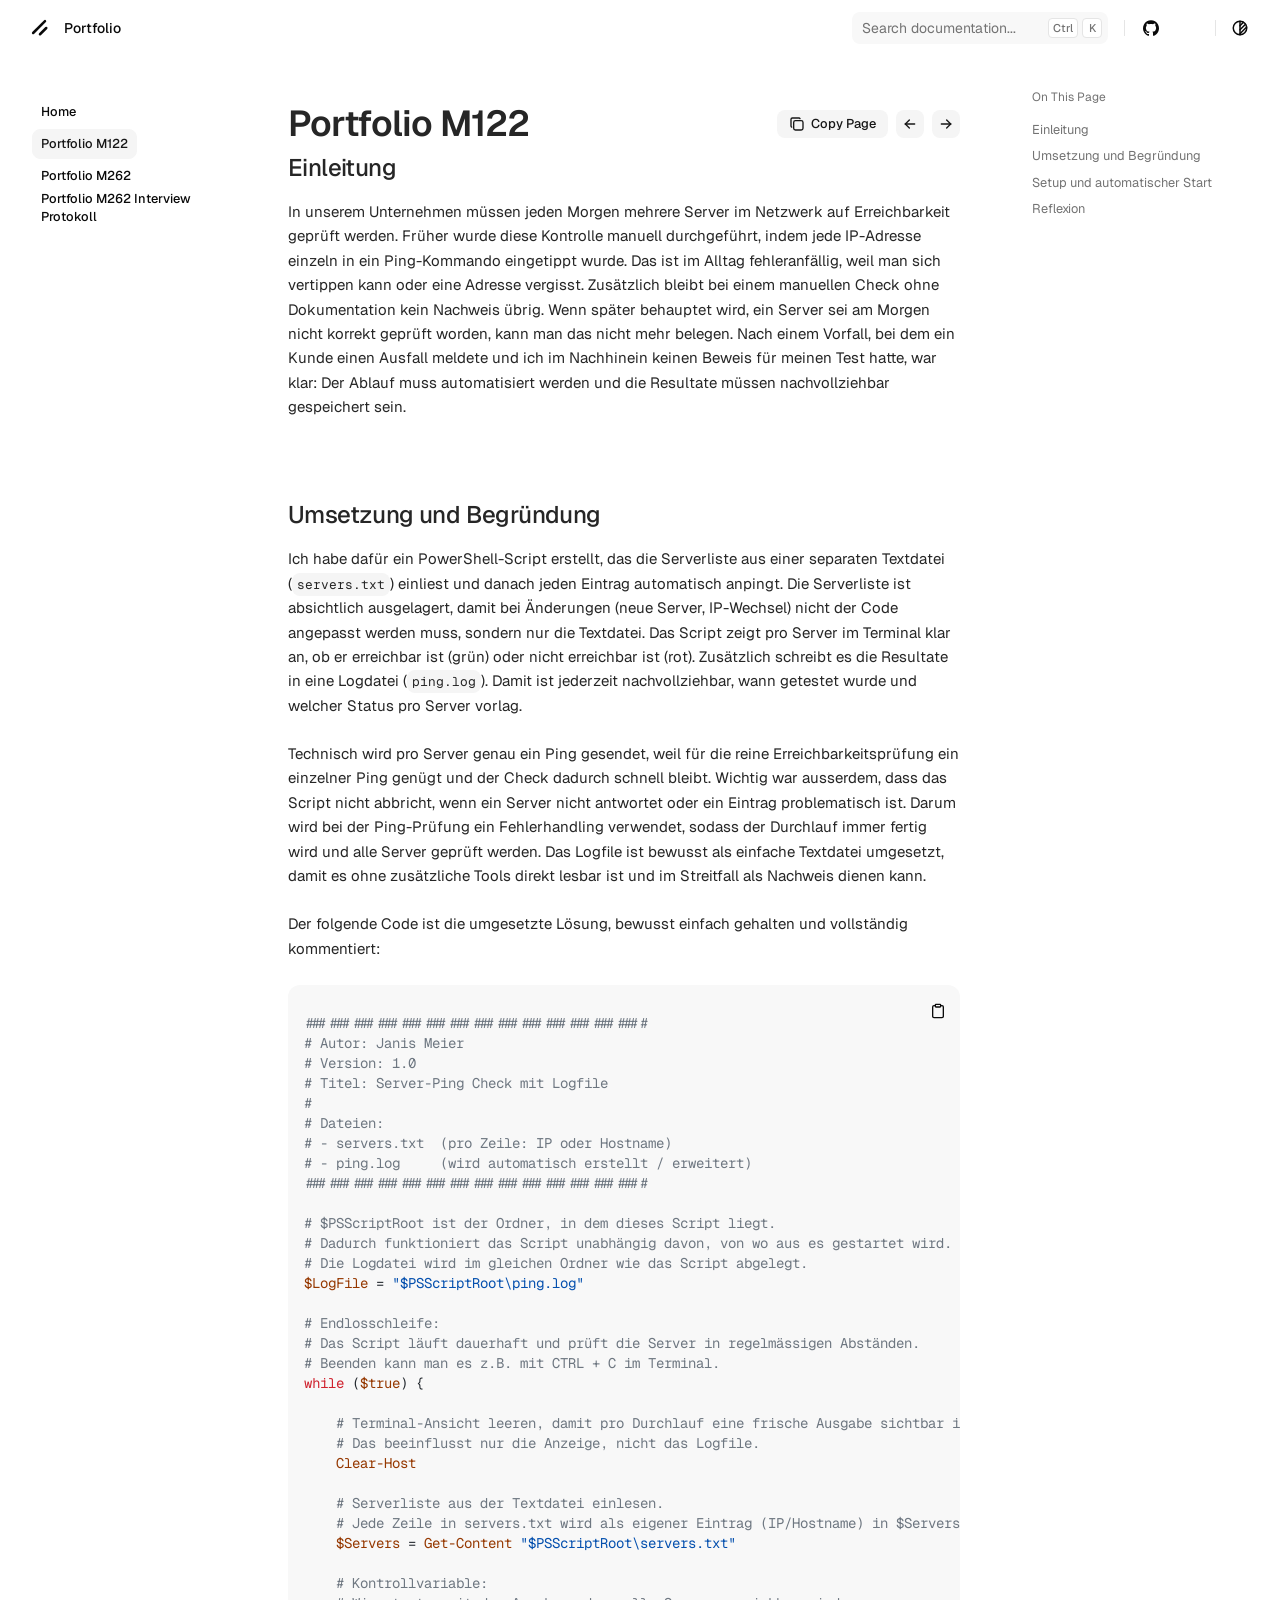
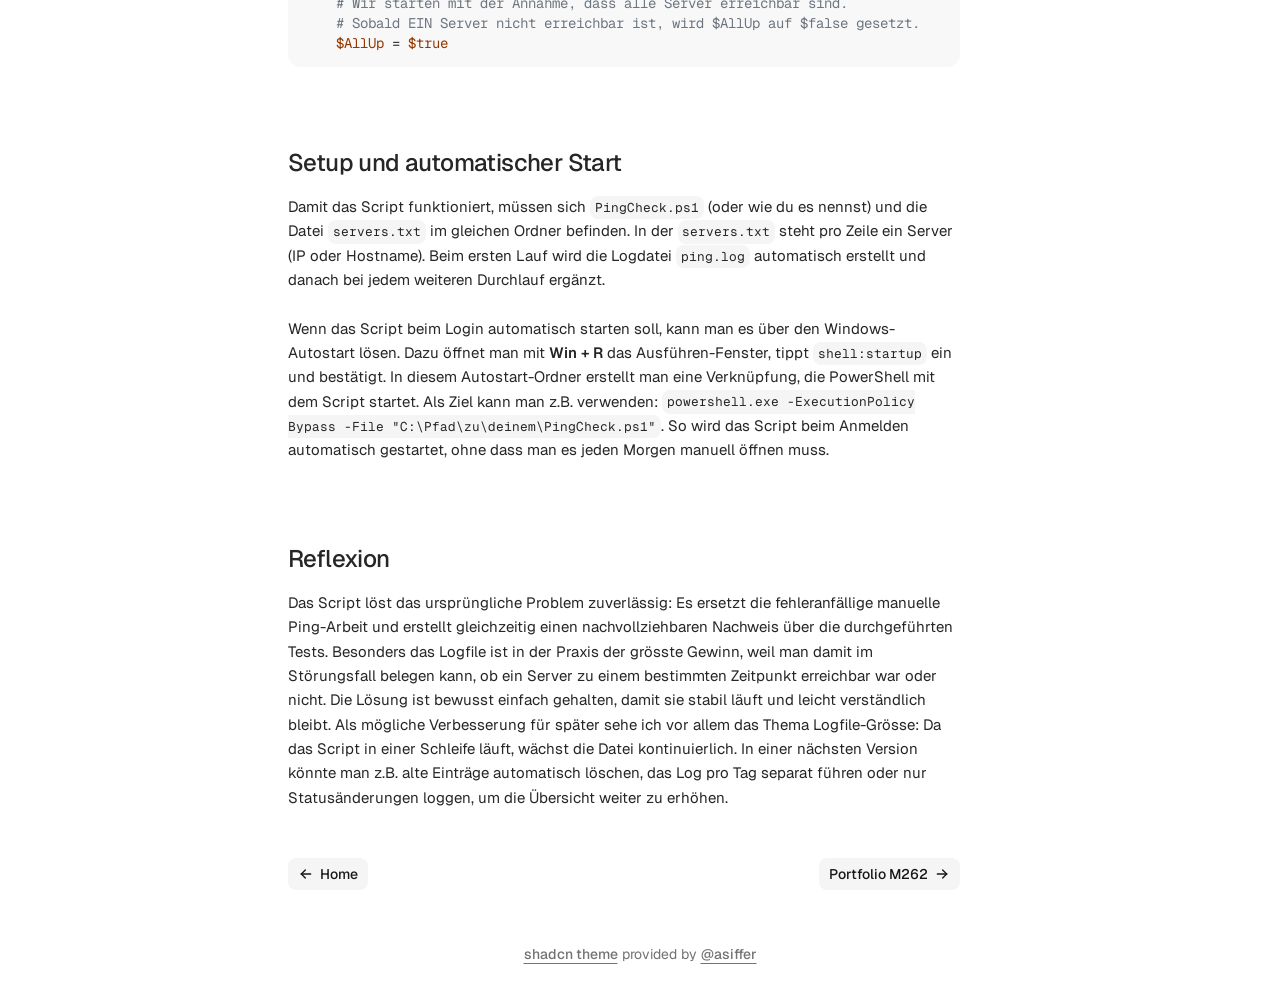
<file: P_M122/index.html>
<!DOCTYPE html>
<html lang="en">

<head>
    <script>
        // for search plugin notably
        const base_url = "https://1lazyprogrammer.github.io/portfolio/";
    </script>
    <script>
    const darkTheme = window.matchMedia("(prefers-color-scheme: dark)");
    darkTheme.onchange = (e) => {
        if (e.matches) {
            document.documentElement.classList.add("dark")
            localStorage.theme = 'dark';
        } else {
            document.documentElement.classList.remove("dark")
            localStorage.removeItem("theme")
        }
    };

    // On page load. Priotiry to lcaolStorage
    if (localStorage.theme === "dark") {
        document.documentElement.classList.add("dark")
    } else if (localStorage.theme === "light") {
        document.documentElement.classList.remove("dark")
    } else if (darkTheme.matches) {
        document.documentElement.classList.add("dark")
    } else {
        document.documentElement.classList.remove("dark")
    }

    // set the layout based on localStorage
    document.documentElement.classList.add(localStorage.getItem("html-layout") || "layout-fixed");
</script>


    <meta charset="UTF-8">
    <meta name="viewport" content="width=device-width, initial-scale=1">
    <title>Portfolio M122 - Portfolio</title>
    


<title>Portfolio M122</title>









<link rel="canonical" href="https://1lazyprogrammer.github.io/portfolio/P_M122/">


<!-- Open Graph (Facebook, LinkedIn) -->

<meta property="og:title" content="Portfolio M122">





<meta property="og:url" content="https://1lazyprogrammer.github.io/portfolio/P_M122/">






<!-- Twitter Card -->

<meta name="twitter:title" content="Portfolio M122">






<!-- JSON-LD Structured Data -->



    <link rel="icon" href="../img/favicon.ico">

    <link href="../css/base.css" rel="stylesheet">
    <link href="../css/geist.css" rel="stylesheet">

    
    

<link id="pygments-light" rel="stylesheet"
    href="../css/pygments/shadcn-light.css">
<link id="pygments-dark" rel="stylesheet"
    href="../css/pygments/github-dark.css"
    media="(prefers-color-scheme: dark)">


    
    <link href="../extra.css" rel="stylesheet">

    

    <script src="../js/callbacks.js"></script>

    

    

    

</head>

<body
    class="text-foreground group/body overscroll-none font-sans antialiased [--footer-height:calc(var(--spacing)*14)] [--header-height:calc(var(--spacing)*14)] xl:[--footer-height:calc(var(--spacing)*24)] theme-default">
    <div id="inner-body" class="bg-background relative z-10 flex min-h-svh flex-col">
        <header class="bg-background sticky top-0 z-50 w-full" view-transition-name="header">
    <div class="container-wrapper 3xl:fixed:px-0 px-6">
        <div class="3xl:fixed:container flex h-(--header-height) items-center gap-2 **:data-[slot=separator]:!h-4">
            <button id="menu-button" data-slot="popover-trigger" onclick="onMobileMenuButtonClick(event)"
                class="group whitespace-nowrap rounded-md text-sm font-medium transition-all disabled:pointer-events-none disabled:opacity-50 [&amp;_svg]:pointer-events-none [&amp;_svg:not([class*='size-'])]:size-4 shrink-0 [&amp;_svg]:shrink-0 outline-none focus-visible:border-ring focus-visible:ring-ring/50 aria-invalid:ring-destructive/20 dark:aria-invalid:ring-destructive/40 aria-invalid:border-destructive hover:text-accent-foreground px-4 py-2 has-[&gt;svg]:px-3 extend-touch-target h-8 touch-manipulation items-center justify-start gap-2.5 !p-0 hover:bg-transparent focus-visible:bg-transparent focus-visible:ring-0 active:bg-transparent dark:hover:bg-transparent flex lg:hidden"
                type="button" aria-haspopup="dialog" aria-expanded="false" aria-controls="radix-«Rmplb»"
                data-state="closed">
                <div class="relative flex h-8 w-4 items-center justify-center">
                    <div class="relative size-4">
                        <!-- 16px x 16px -->
                        <svg xmlns="http://www.w3.org/2000/svg" viewBox="0 0 16 16" fill="none" stroke="currentColor"
                            stroke-width="2" stroke-linecap="round" stroke-linejoin="round">
                            <line x1="0" x2="16" y1="5" y2="5"
                                class="group-data-[state=open]:translate-y-[2.25px] group-data-[state=open]:-translate-x-[2.25px] group-data-[state=open]:rotate-45 transition-all duration-300 origin-center" />
                            <line x1="0" x2="16" y1="11" y2="11"
                                class="group-data-[state=open]:-translate-y-[2.25px] group-data-[state=open]:-translate-x-[2.25px] group-data-[state=open]:-rotate-45 transition-all duration-300 origin-center" />
                        </svg>
                    </div>

                    <span class="sr-only">Toggle Menu</span>
                </div>
                <span class="flex h-8 items-center text-lg leading-none font-medium">Menu</span>
            </button>
            <a data-slot="button"
                class="items-center justify-center gap-2 whitespace-nowrap rounded-md text-sm font-medium transition-all disabled:pointer-events-none disabled:opacity-50 [&_svg]:pointer-events-none [&_svg:not([class*='size-'])]:size-5 shrink-0 [&_svg]:shrink-0 outline-none focus-visible:border-ring focus-visible:ring-ring/50 focus-visible:ring-[3px] aria-invalid:ring-destructive/20 dark:aria-invalid:ring-destructive/40 aria-invalid:border-destructive hover:bg-accent hover:text-accent-foreground dark:hover:bg-accent/50 hidden h-8 lg:flex"
                href="https://1lazyprogrammer.github.io/portfolio/">
                <span class="size-8 flex flex-row justify-center items-center">
                    

<svg xmlns="http://www.w3.org/2000/svg" viewBox="0 0 256 256"
    class="size-5">
    <rect width="256" height="256" fill="none"></rect>
    <line x1="208" y1="128" x2="128" y2="208" fill="none" stroke="currentColor" stroke-linecap="round"
        stroke-linejoin="round" stroke-width="32"></line>
    <line x1="192" y1="40" x2="40" y2="192" fill="none" stroke="currentColor" stroke-linecap="round"
        stroke-linejoin="round" stroke-width="32"></line>
</svg>


                </span>

                
                <h1 class="pr-2">Portfolio</h1>
                
            </a>
            
            <div class="ml-auto flex items-center gap-2 md:flex-1 md:justify-end">
                <div class="hidden w-full flex-1 md:flex md:w-auto md:flex-none">
                    <button data-slot="dialog-trigger" onclick="onSearchBarClick(event)"
    class="inline-flex items-center gap-2 whitespace-nowrap rounded-md text-sm transition-all disabled:pointer-events-none disabled:opacity-50 [&amp;_svg]:pointer-events-none [&amp;_svg:not([class*='size-'])]:size-4 shrink-0 [&amp;_svg]:shrink-0 outline-none focus-visible:border-ring focus-visible:ring-ring/50 focus-visible:ring-[3px] aria-invalid:ring-destructive/20 dark:aria-invalid:ring-destructive/40 aria-invalid:border-destructive hover:bg-secondary/80 px-4 py-2 has-[&gt;svg]:px-3 bg-surface text-surface-foreground/60 dark:bg-card relative h-8 w-full justify-start pl-2.5 font-normal shadow-none sm:pr-12 md:w-40 lg:w-56 xl:w-64"
    type="button" aria-haspopup="dialog" aria-expanded="false" aria-controls="radix-«R66plb»" data-state="closed">
    <span class="text-muted-foreground hidden lg:inline-flex">Search documentation...</span>
    <span class="text-muted-foreground inline-flex lg:hidden">Search...</span>
    <div class="absolute top-1.5 right-1.5 hidden gap-1 sm:flex">
        <kbd
            class="bg-background text-muted-foreground pointer-events-none flex h-5 items-center justify-center gap-1 rounded border px-1 font-sans text-[0.7rem] font-medium select-none [&amp;_svg:not([class*='size-'])]:size-3">Ctrl</kbd><kbd
            class="bg-background text-muted-foreground pointer-events-none flex h-5 items-center justify-center gap-1 rounded border px-1 font-sans text-[0.7rem] font-medium select-none [&amp;_svg:not([class*='size-'])]:size-3 aspect-square">K</kbd>
    </div>
</button>
<dialog id="search-dialog" onclick="onSearchDialogClick(event)"
    class="fixed top-1/2 left-1/2 -translate-x-1/2 -translate-y-1/2 bg-background rounded-lg shadow-lg border overflow-hidden p-0">
    <div class="w-lg gap-4">
        <div class="flex h-full w-full flex-col overflow-hidden rounded-md bg-popover text-popover-foreground">
            <div data-slot="command-input-wrapper" class="flex h-9 items-center gap-2 border-b px-3"><svg
                    xmlns="http://www.w3.org/2000/svg" width="24" height="24" viewBox="0 0 24 24" fill="none"
                    stroke="currentColor" stroke-width="2" stroke-linecap="round" stroke-linejoin="round"
                    class="lucide lucide-search size-4 shrink-0 opacity-50">
                    <circle cx="11" cy="11" r="8"></circle>
                    <path d="m21 21-4.3-4.3"></path>
                </svg>
                <input data-slot="command-input"
                    class="placeholder:text-muted-foreground flex h-10 w-full rounded-md bg-transparent py-3 text-sm outline-hidden disabled:cursor-not-allowed disabled:opacity-50"
                    placeholder="Search documentation..." cmdk-input="" autocomplete="off" autocorrect="off"
                    spellcheck="false" aria-autocomplete="list" role="combobox" aria-expanded="true"
                    aria-controls="radix-«r1t6»" aria-labelledby="radix-«r1t7»" id="radix-«r1t8»" type="text" value=""
                    aria-activedescendant="radix-«r1th»" oninput="onInputHandler(event)">
            </div>
        </div>
        <div id="mkdocs-search-results">
            <!-- search results go there -->
        </div>
    </div>
</dialog>
<script>
    document.removeEventListener("keydown", searchShortcutHandler);
    document.addEventListener("keydown", searchShortcutHandler);
</script>
                </div>
                <div data-orientation="vertical" role="none" data-slot="separator"
                    class="bg-border shrink-0 data-[orientation=horizontal]:h-px data-[orientation=horizontal]:w-full data-[orientation=vertical]:h-full data-[orientation=vertical]:w-px ml-2 hidden lg:block">
                </div>
                <a target="_blank" rel="noreferrer" data-slot="button"
                    class="inline-flex items-center justify-center whitespace-nowrap text-sm font-medium transition-all disabled:pointer-events-none disabled:opacity-50 [&amp;_svg]:pointer-events-none [&amp;_svg:not([class*='size-'])]:size-4 shrink-0 [&amp;_svg]:shrink-0 outline-none focus-visible:border-ring focus-visible:ring-ring/50 focus-visible:ring-[3px] aria-invalid:ring-destructive/20 dark:aria-invalid:ring-destructive/40 aria-invalid:border-destructive hover:bg-accent hover:text-accent-foreground dark:hover:bg-accent/50 rounded-md gap-1.5 px-3 has-[&gt;svg]:px-2.5 h-8 shadow-none"
                    href="None">
                    <svg viewBox="0 0 438.549 438.549">
                        <path fill="currentColor"
                            d="M409.132 114.573c-19.608-33.596-46.205-60.194-79.798-79.8-33.598-19.607-70.277-29.408-110.063-29.408-39.781 0-76.472 9.804-110.063 29.408-33.596 19.605-60.192 46.204-79.8 79.8C9.803 148.168 0 184.854 0 224.63c0 47.78 13.94 90.745 41.827 128.906 27.884 38.164 63.906 64.572 108.063 79.227 5.14.954 8.945.283 11.419-1.996 2.475-2.282 3.711-5.14 3.711-8.562 0-.571-.049-5.708-.144-15.417a2549.81 2549.81 0 01-.144-25.406l-6.567 1.136c-4.187.767-9.469 1.092-15.846 1-6.374-.089-12.991-.757-19.842-1.999-6.854-1.231-13.229-4.086-19.13-8.559-5.898-4.473-10.085-10.328-12.56-17.556l-2.855-6.57c-1.903-4.374-4.899-9.233-8.992-14.559-4.093-5.331-8.232-8.945-12.419-10.848l-1.999-1.431c-1.332-.951-2.568-2.098-3.711-3.429-1.142-1.331-1.997-2.663-2.568-3.997-.572-1.335-.098-2.43 1.427-3.289 1.525-.859 4.281-1.276 8.28-1.276l5.708.853c3.807.763 8.516 3.042 14.133 6.851 5.614 3.806 10.229 8.754 13.846 14.842 4.38 7.806 9.657 13.754 15.846 17.847 6.184 4.093 12.419 6.136 18.699 6.136 6.28 0 11.704-.476 16.274-1.423 4.565-.952 8.848-2.383 12.847-4.285 1.713-12.758 6.377-22.559 13.988-29.41-10.848-1.14-20.601-2.857-29.264-5.14-8.658-2.286-17.605-5.996-26.835-11.14-9.235-5.137-16.896-11.516-22.985-19.126-6.09-7.614-11.088-17.61-14.987-29.979-3.901-12.374-5.852-26.648-5.852-42.826 0-23.035 7.52-42.637 22.557-58.817-7.044-17.318-6.379-36.732 1.997-58.24 5.52-1.715 13.706-.428 24.554 3.853 10.85 4.283 18.794 7.952 23.84 10.994 5.046 3.041 9.089 5.618 12.135 7.708 17.705-4.947 35.976-7.421 54.818-7.421s37.117 2.474 54.823 7.421l10.849-6.849c7.419-4.57 16.18-8.758 26.262-12.565 10.088-3.805 17.802-4.853 23.134-3.138 8.562 21.509 9.325 40.922 2.279 58.24 15.036 16.18 22.559 35.787 22.559 58.817 0 16.178-1.958 30.497-5.853 42.966-3.9 12.471-8.941 22.457-15.125 29.979-6.191 7.521-13.901 13.85-23.131 18.986-9.232 5.14-18.182 8.85-26.84 11.136-8.662 2.286-18.415 4.004-29.263 5.146 9.894 8.562 14.842 22.077 14.842 40.539v60.237c0 3.422 1.19 6.279 3.572 8.562 2.379 2.279 6.136 2.95 11.276 1.995 44.163-14.653 80.185-41.062 108.068-79.226 27.88-38.161 41.825-81.126 41.825-128.906-.01-39.771-9.818-76.454-29.414-110.049z">
                        </path>
                    </svg>
                    
                    <span id="stargazers" class="text-muted-foreground w-8 text-xs tabular-nums" onload="test()">
                    </span>
                    
                </a>
                <div data-orientation="vertical" role="none" data-slot="separator"
                    class="bg-border shrink-0 data-[orientation=horizontal]:h-px data-[orientation=horizontal]:w-full data-[orientation=vertical]:h-full data-[orientation=vertical]:w-px 3xl:flex hidden">
                </div>
                <button data-slot="button"
                    class="items-center justify-center gap-2 whitespace-nowrap rounded-md text-sm font-medium transition-all disabled:pointer-events-none disabled:opacity-50 [&amp;_svg]:pointer-events-none [&amp;_svg:not([class*='size-'])]:size-4 shrink-0 [&amp;_svg]:shrink-0 outline-none focus-visible:border-ring focus-visible:ring-ring/50 focus-visible:ring-[3px] aria-invalid:ring-destructive/20 dark:aria-invalid:ring-destructive/40 aria-invalid:border-destructive hover:bg-accent hover:text-accent-foreground dark:hover:bg-accent/50 size-8 3xl:flex hidden"
                    title="Toggle layout" onclick="toggleLayout(event)">
                    <span class="sr-only">Toggle layout</span>
                    <svg xmlns="http://www.w3.org/2000/svg" width="24" height="24" viewBox="0 0 24 24" fill="none"
                        stroke="currentColor" stroke-width="2" stroke-linecap="round" stroke-linejoin="round"
                        class="lucide lucide-gallery-horizontal">
                        <path d="M2 3v18"></path>
                        <rect width="12" height="18" x="6" y="3" rx="2"></rect>
                        <path d="M22 3v18"></path>
                    </svg>
                </button>
                <div data-orientation="vertical" role="none" data-slot="separator"
                    class="bg-border shrink-0 data-[orientation=horizontal]:h-px data-[orientation=horizontal]:w-full data-[orientation=vertical]:h-full data-[orientation=vertical]:w-px">
                </div>
                <button data-slot="button"
                    class="inline-flex items-center justify-center gap-2 whitespace-nowrap rounded-md text-sm font-medium transition-all disabled:pointer-events-none disabled:opacity-50 [&amp;_svg]:pointer-events-none [&amp;_svg:not([class*='size-'])]:size-4 shrink-0 [&amp;_svg]:shrink-0 outline-none focus-visible:border-ring focus-visible:ring-ring/50 focus-visible:ring-[3px] aria-invalid:ring-destructive/20 dark:aria-invalid:ring-destructive/40 aria-invalid:border-destructive hover:bg-accent hover:text-accent-foreground dark:hover:bg-accent/50 group/toggle extend-touch-target size-8"
                    title="Toggle theme" onclick="onThemeSwitch(event)">
                    <svg xmlns="http://www.w3.org/2000/svg" width="24" height="24" viewBox="0 0 24 24" fill="none"
                        stroke="currentColor" stroke-width="2" stroke-linecap="round" stroke-linejoin="round"
                        class="size-4.5">
                        <path stroke="none" d="M0 0h24v24H0z" fill="none"></path>
                        <path d="M12 12m-9 0a9 9 0 1 0 18 0a9 9 0 1 0 -18 0"></path>
                        <path d="M12 3l0 18"></path>
                        <path d="M12 9l4.65 -4.65"></path>
                        <path d="M12 14.3l7.37 -7.37"></path>
                        <path d="M12 19.6l8.85 -8.85"></path>
                    </svg>
                    <span class="sr-only">Toggle theme</span>
                </button>
            </div>
        </div>
    </div>
</header>
        <main class="flex flex-1 flex-col">
            <div class="container-wrapper flex flex-1 flex-col px-2">
                <div data-slot="sidebar-wrapper" style="--sidebar-width: 16rem; --sidebar-width-icon: 3rem;"
                    class="group/sidebar-wrapper has-data-[variant=inset]:bg-sidebar flex w-full 3xl:fixed:container 3xl:fixed:px-3 min-h-min flex-1 items-start px-0 [--sidebar-width:220px] [--top-spacing:0] lg:grid lg:grid-cols-[var(--sidebar-width)_minmax(0,1fr)] lg:[--sidebar-width:240px] lg:[--top-spacing:calc(var(--spacing)*4)]">
                    <div data-slot="sidebar"
                        class="text-sidebar-foreground w-(--sidebar-width) flex-col sticky top-[calc(var(--header-height)+1px)] z-30 hidden h-[calc(100svh-var(--header-height)-var(--footer-height))] bg-transparent lg:flex">
                        <div data-slot="sidebar-content" data-sidebar="content"
                            class="flex min-h-0 flex-1 flex-col gap-2 overflow-auto group-data-[collapsible=icon]:overflow-hidden no-scrollbar px-2 pb-12">
                            <div class="h-(--top-spacing) shrink-0"></div>
                            <div view-transition-name="sidebar" data-slot="sidebar-group" data-sidebar="group"
    class="relative flex w-full min-w-0 flex-col p-2 no-scrollbar">
    

    
    
    

    

    
    

    
    <div data-slot="sidebar-group" data-sidebar="group" class="relative flex w-full min-w-0 flex-col p-2">
        <div data-slot="sidebar-group-content" data-sidebar="group-content" class="w-full text-sm">
            <ul data-slot="sidebar-menu" data-sidebar="menu" class="flex w-full min-w-0 flex-col gap-0.5">
                
                
                <li data-slot="sidebar-menu-item" data-sidebar="menu-item" class="group/menu-item relative">
    <a data-slot="sidebar-menu-button" data-active="false" data-sidebar="menu-button"
        data-size="default" href="/portfolio/"
        class="hover:bg-sidebar-accent hover:text-sidebar-accent-foreground peer/menu-button flex items-center gap-2 rounded-md p-2 text-left outline-hidden ring-sidebar-ring transition-[width,height,padding] focus-visible:ring-2 active:bg-sidebar-accent active:text-sidebar-accent-foreground disabled:pointer-events-none disabled:opacity-50 group-has-data-[sidebar=menu-action]/menu-item:pr-8 aria-disabled:pointer-events-none aria-disabled:opacity-50 data-[active=true]:font-medium data-[active=true]:text-sidebar-accent-foreground data-[state=open]:hover:bg-sidebar-accent data-[state=open]:hover:text-sidebar-accent-foreground group-data-[collapsible=icon]:size-8! group-data-[collapsible=icon]:p-2! [&>span:last-child]:truncate [&>svg]:size-4 [&>svg]:shrink-0 data-[active=true]:bg-accent data-[active=true]:border-accent 3xl:fixed:w-full 3xl:fixed:max-w-48 relative h-[30px] w-fit overflow-visible border border-transparent text-[0.8rem] font-medium after:absolute after:inset-x-0 after:-inset-y-1 after:z-0 after:rounded-md">

        
        Home
        

        

        

        
    </a>
</li>
                
                
                
                <li data-slot="sidebar-menu-item" data-sidebar="menu-item" class="group/menu-item relative">
    <a data-slot="sidebar-menu-button" data-active="true" data-sidebar="menu-button"
        data-size="default" href="/portfolio/P_M122/"
        class="hover:bg-sidebar-accent hover:text-sidebar-accent-foreground peer/menu-button flex items-center gap-2 rounded-md p-2 text-left outline-hidden ring-sidebar-ring transition-[width,height,padding] focus-visible:ring-2 active:bg-sidebar-accent active:text-sidebar-accent-foreground disabled:pointer-events-none disabled:opacity-50 group-has-data-[sidebar=menu-action]/menu-item:pr-8 aria-disabled:pointer-events-none aria-disabled:opacity-50 data-[active=true]:font-medium data-[active=true]:text-sidebar-accent-foreground data-[state=open]:hover:bg-sidebar-accent data-[state=open]:hover:text-sidebar-accent-foreground group-data-[collapsible=icon]:size-8! group-data-[collapsible=icon]:p-2! [&>span:last-child]:truncate [&>svg]:size-4 [&>svg]:shrink-0 data-[active=true]:bg-accent data-[active=true]:border-accent 3xl:fixed:w-full 3xl:fixed:max-w-48 relative h-[30px] w-fit overflow-visible border border-transparent text-[0.8rem] font-medium after:absolute after:inset-x-0 after:-inset-y-1 after:z-0 after:rounded-md">

        
        Portfolio M122
        

        

        

        
    </a>
</li>
                
                
                
                <li data-slot="sidebar-menu-item" data-sidebar="menu-item" class="group/menu-item relative">
    <a data-slot="sidebar-menu-button" data-active="false" data-sidebar="menu-button"
        data-size="default" href="/portfolio/P_M262/"
        class="hover:bg-sidebar-accent hover:text-sidebar-accent-foreground peer/menu-button flex items-center gap-2 rounded-md p-2 text-left outline-hidden ring-sidebar-ring transition-[width,height,padding] focus-visible:ring-2 active:bg-sidebar-accent active:text-sidebar-accent-foreground disabled:pointer-events-none disabled:opacity-50 group-has-data-[sidebar=menu-action]/menu-item:pr-8 aria-disabled:pointer-events-none aria-disabled:opacity-50 data-[active=true]:font-medium data-[active=true]:text-sidebar-accent-foreground data-[state=open]:hover:bg-sidebar-accent data-[state=open]:hover:text-sidebar-accent-foreground group-data-[collapsible=icon]:size-8! group-data-[collapsible=icon]:p-2! [&>span:last-child]:truncate [&>svg]:size-4 [&>svg]:shrink-0 data-[active=true]:bg-accent data-[active=true]:border-accent 3xl:fixed:w-full 3xl:fixed:max-w-48 relative h-[30px] w-fit overflow-visible border border-transparent text-[0.8rem] font-medium after:absolute after:inset-x-0 after:-inset-y-1 after:z-0 after:rounded-md">

        
        Portfolio M262
        

        

        

        
    </a>
</li>
                
                
                
                <li data-slot="sidebar-menu-item" data-sidebar="menu-item" class="group/menu-item relative">
    <a data-slot="sidebar-menu-button" data-active="false" data-sidebar="menu-button"
        data-size="default" href="/portfolio/M262%20Interview%20Protokoll/"
        class="hover:bg-sidebar-accent hover:text-sidebar-accent-foreground peer/menu-button flex items-center gap-2 rounded-md p-2 text-left outline-hidden ring-sidebar-ring transition-[width,height,padding] focus-visible:ring-2 active:bg-sidebar-accent active:text-sidebar-accent-foreground disabled:pointer-events-none disabled:opacity-50 group-has-data-[sidebar=menu-action]/menu-item:pr-8 aria-disabled:pointer-events-none aria-disabled:opacity-50 data-[active=true]:font-medium data-[active=true]:text-sidebar-accent-foreground data-[state=open]:hover:bg-sidebar-accent data-[state=open]:hover:text-sidebar-accent-foreground group-data-[collapsible=icon]:size-8! group-data-[collapsible=icon]:p-2! [&>span:last-child]:truncate [&>svg]:size-4 [&>svg]:shrink-0 data-[active=true]:bg-accent data-[active=true]:border-accent 3xl:fixed:w-full 3xl:fixed:max-w-48 relative h-[30px] w-fit overflow-visible border border-transparent text-[0.8rem] font-medium after:absolute after:inset-x-0 after:-inset-y-1 after:z-0 after:rounded-md">

        
        Portfolio M262 Interview Protokoll
        

        

        

        
    </a>
</li>
                
                
            </ul>
        </div>
    </div>
    

    


    
</div>
                        </div>
                    </div>
                    <div class="h-full w-full">
                        <div data-slot="docs" class="flex items-stretch text-[1.05rem] sm:text-[15px] xl:w-full">
                            <div class="flex min-w-0 flex-1 flex-col">
                                <div class="h-(--top-spacing) shrink-0"></div>
                                <article class="w-full" view-transition-name="page">
  <div class="flex flex-col gap-2">
    <div class="flex flex-col gap-2">
      <div id="page-header" class="flex items-start justify-between">
        <h1
          class="scroll-m-20 text-4xl font-semibold tracking-tight sm:text-3xl xl:text-4xl"
        >
          Portfolio M122
        </h1>

        <div class="flex items-center gap-2 pt-1.5">
          
<button onclick="fetch(`https://1lazyprogrammer.github.io/portfolio/P_M122.md`).then((r) => r.blob()).then((blob) => navigator.clipboard.write([new ClipboardItem({ 'text/plain': blob })]))" 
        data-slot="button" 
        class="cursor-pointer inline-flex items-center justify-center whitespace-nowrap text-sm font-medium transition-all disabled:pointer-events-none disabled:opacity-50 [&_svg]:pointer-events-none [&_svg:not([class*='size-'])]:size-4 shrink-0 [&_svg]:shrink-0 outline-none focus-visible:border-ring focus-visible:ring-ring/50 focus-visible:ring-[3px] aria-invalid:ring-destructive/20 dark:aria-invalid:ring-destructive/40 aria-invalid:border-destructive bg-secondary text-secondary-foreground hover:bg-secondary/80 rounded-md gap-1.5 px-3 has-[&>svg]:px-2.5 h-8 shadow-none md:h-7 md:text-[0.8rem]">
<svg xmlns="http://www.w3.org/2000/svg" width="24" height="24" viewBox="0 0 24 24" fill="none" stroke="currentColor" stroke-width="2" stroke-linecap="round" stroke-linejoin="round" class="tabler-icon tabler-icon-copy ">
    <path d="M7 7m0 2.667a2.667 2.667 0 0 1 2.667 -2.667h8.666a2.667 2.667 0 0 1 2.667 2.667v8.666a2.667 2.667 0 0 1 -2.667 2.667h-8.666a2.667 2.667 0 0 1 -2.667 -2.667z"></path><path d="M4.012 16.737a2.005 2.005 0 0 1 -1.012 -1.737v-10c0 -1.1 .9 -2 2 -2h10c.75 0 1.158 .385 1.5 1"></path>
</svg>
<span class="max-md:hidden">Copy Page</span>
</button> 
          
          <a
            data-slot="button"
            id="previous-button"
            class="inline-flex items-center justify-center gap-2 whitespace-nowrap rounded-md text-sm font-medium transition-all disabled:pointer-events-none disabled:opacity-50 [&amp;_svg]:pointer-events-none [&amp;_svg:not([class*='size-'])]:size-4 shrink-0 [&amp;_svg]:shrink-0 outline-none focus-visible:border-ring focus-visible:ring-ring/50 focus-visible:ring-[3px] aria-invalid:ring-destructive/20 dark:aria-invalid:ring-destructive/40 aria-invalid:border-destructive bg-secondary text-secondary-foreground hover:bg-secondary/80 extend-touch-target size-8 shadow-none md:size-7"
            href="/portfolio/"
          >
            <svg
              xmlns="http://www.w3.org/2000/svg"
              width="24"
              height="24"
              viewBox="0 0 24 24"
              fill="none"
              stroke="currentColor"
              stroke-width="2"
              stroke-linecap="round"
              stroke-linejoin="round"
              class="tabler-icon tabler-icon-arrow-left"
            >
              <path d="M5 12l14 0"></path>
              <path d="M5 12l6 6"></path>
              <path d="M5 12l6 -6"></path>
            </svg>
            <span class="sr-only">Previous</span>
          </a>
           
          
          <a
            data-slot="button"
            id="next-button"
            class="inline-flex items-center justify-center gap-2 whitespace-nowrap rounded-md text-sm font-medium transition-all disabled:pointer-events-none disabled:opacity-50 [&amp;_svg]:pointer-events-none [&amp;_svg:not([class*='size-'])]:size-4 shrink-0 [&amp;_svg]:shrink-0 outline-none focus-visible:border-ring focus-visible:ring-ring/50 focus-visible:ring-[3px] aria-invalid:ring-destructive/20 dark:aria-invalid:ring-destructive/40 aria-invalid:border-destructive bg-secondary text-secondary-foreground hover:bg-secondary/80 extend-touch-target size-8 shadow-none md:size-7"
            href="/portfolio/P_M262/"
          >
            <span class="sr-only">Next</span>
            <svg
              xmlns="http://www.w3.org/2000/svg"
              width="24"
              height="24"
              viewBox="0 0 24 24"
              fill="none"
              stroke="currentColor"
              stroke-width="2"
              stroke-linecap="round"
              stroke-linejoin="round"
              class="tabler-icon tabler-icon-arrow-right"
            >
              <path d="M5 12l14 0"></path>
              <path d="M13 18l6 -6"></path>
              <path d="M13 6l6 6"></path>
            </svg>
          </a>
          
        </div>
      </div>
      
    </div>
    <div class="flex justify-end items-center">
       
    </div>
  </div>
  <div class="typography w-full flex-1 *:data-[slot=alert]:first:mt-0">
    <h2 id="einleitung">Einleitung</h2>
<p>In unserem Unternehmen müssen jeden Morgen mehrere Server im Netzwerk auf Erreichbarkeit geprüft werden. Früher wurde diese Kontrolle manuell durchgeführt, indem jede IP-Adresse einzeln in ein Ping-Kommando eingetippt wurde. Das ist im Alltag fehleranfällig, weil man sich vertippen kann oder eine Adresse vergisst. Zusätzlich bleibt bei einem manuellen Check ohne Dokumentation kein Nachweis übrig. Wenn später behauptet wird, ein Server sei am Morgen nicht korrekt geprüft worden, kann man das nicht mehr belegen. Nach einem Vorfall, bei dem ein Kunde einen Ausfall meldete und ich im Nachhinein keinen Beweis für meinen Test hatte, war klar: Der Ablauf muss automatisiert werden und die Resultate müssen nachvollziehbar gespeichert sein.</p>
<h2 id="umsetzung-und-begrundung">Umsetzung und Begründung</h2>
<p>Ich habe dafür ein PowerShell-Script erstellt, das die Serverliste aus einer separaten Textdatei (<code>servers.txt</code>) einliest und danach jeden Eintrag automatisch anpingt. Die Serverliste ist absichtlich ausgelagert, damit bei Änderungen (neue Server, IP-Wechsel) nicht der Code angepasst werden muss, sondern nur die Textdatei. Das Script zeigt pro Server im Terminal klar an, ob er erreichbar ist (grün) oder nicht erreichbar ist (rot). Zusätzlich schreibt es die Resultate in eine Logdatei (<code>ping.log</code>). Damit ist jederzeit nachvollziehbar, wann getestet wurde und welcher Status pro Server vorlag.</p>
<p>Technisch wird pro Server genau ein Ping gesendet, weil für die reine Erreichbarkeitsprüfung ein einzelner Ping genügt und der Check dadurch schnell bleibt. Wichtig war ausserdem, dass das Script nicht abbricht, wenn ein Server nicht antwortet oder ein Eintrag problematisch ist. Darum wird bei der Ping-Prüfung ein Fehlerhandling verwendet, sodass der Durchlauf immer fertig wird und alle Server geprüft werden. Das Logfile ist bewusst als einfache Textdatei umgesetzt, damit es ohne zusätzliche Tools direkt lesbar ist und im Streitfall als Nachweis dienen kann.</p>
<p>Der folgende Code ist die umgesetzte Lösung, bewusst einfach gehalten und vollständig kommentiert:</p>
<div class="codehilite"><pre><span></span><code><span class="c">###########################################</span>
<span class="c"># Autor: Janis Meier</span>
<span class="c"># Version: 1.0</span>
<span class="c"># Titel: Server-Ping Check mit Logfile</span>
<span class="c">#</span>
<span class="c"># Dateien:</span>
<span class="c"># - servers.txt  (pro Zeile: IP oder Hostname)</span>
<span class="c"># - ping.log     (wird automatisch erstellt / erweitert)</span>
<span class="c">###########################################</span>

<span class="c"># $PSScriptRoot ist der Ordner, in dem dieses Script liegt.</span>
<span class="c"># Dadurch funktioniert das Script unabhängig davon, von wo aus es gestartet wird.</span>
<span class="c"># Die Logdatei wird im gleichen Ordner wie das Script abgelegt.</span>
<span class="nv">$LogFile</span> <span class="p">=</span> <span class="s2">&quot;$PSScriptRoot\ping.log&quot;</span>

<span class="c"># Endlosschleife:</span>
<span class="c"># Das Script läuft dauerhaft und prüft die Server in regelmässigen Abständen.</span>
<span class="c"># Beenden kann man es z.B. mit CTRL + C im Terminal.</span>
<span class="k">while</span> <span class="p">(</span><span class="nv">$true</span><span class="p">)</span> <span class="p">{</span>

    <span class="c"># Terminal-Ansicht leeren, damit pro Durchlauf eine frische Ausgabe sichtbar ist.</span>
    <span class="c"># Das beeinflusst nur die Anzeige, nicht das Logfile.</span>
    <span class="nb">Clear-Host</span>

    <span class="c"># Serverliste aus der Textdatei einlesen.</span>
    <span class="c"># Jede Zeile in servers.txt wird als eigener Eintrag (IP/Hostname) in $Servers gespeichert.</span>
    <span class="nv">$Servers</span> <span class="p">=</span> <span class="nb">Get-Content</span> <span class="s2">&quot;$PSScriptRoot\servers.txt&quot;</span>

    <span class="c"># Kontrollvariable:</span>
    <span class="c"># Wir starten mit der Annahme, dass alle Server erreichbar sind.</span>
    <span class="c"># Sobald EIN Server nicht erreichbar ist, wird $AllUp auf $false gesetzt.</span>
    <span class="nv">$AllUp</span> <span class="p">=</span> <span class="nv">$true</span>

    <span class="c"># Zeitstempel für diesen Durchlauf.</span>
    <span class="c"># Dieser wird ins Logfile geschrieben, damit später nachvollziehbar ist, wann geprüft wurde.</span>
    <span class="nv">$Time</span> <span class="p">=</span> <span class="nb">Get-Date</span> <span class="n">-Format</span> <span class="s2">&quot;yyyy-MM-dd HH:mm:ss&quot;</span>

    <span class="c"># Kopfzeile pro Durchlauf ins Logfile schreiben.</span>
    <span class="c"># Add-Content hängt an eine bestehende Datei an (oder erstellt sie automatisch, falls sie nicht existiert).</span>
    <span class="nb">Add-Content</span> <span class="n">-Path</span> <span class="nv">$LogFile</span> <span class="n">-Value</span> <span class="s2">&quot;===== $Time =====&quot;</span>

    <span class="c"># Jeden Server aus der Liste prüfen.</span>
    <span class="k">foreach</span> <span class="p">(</span><span class="nv">$Server</span> <span class="k">in</span> <span class="nv">$Servers</span><span class="p">)</span> <span class="p">{</span>

        <span class="c"># Ping-Prüfung:</span>
        <span class="c"># -ComputerName: Ziel (IP oder Hostname)</span>
        <span class="c"># -Count 1: genau ein Ping pro Server (schnell und reicht für Erreichbarkeit)</span>
        <span class="c"># -Quiet: liefert nur True/False (keine lange Ping-Ausgabe)</span>
        <span class="c"># -ErrorAction SilentlyContinue: Script bricht nicht ab, wenn z.B. ein Hostname nicht auflösbar ist</span>
        <span class="nv">$PingOK</span> <span class="p">=</span> <span class="nb">Test-Connection</span> <span class="n">-ComputerName</span> <span class="nv">$Server</span> <span class="n">-Count</span> <span class="n">1</span> <span class="n">-Quiet</span> <span class="n">-ErrorAction</span> <span class="n">SilentlyContinue</span>

        <span class="c"># Wenn Ping erfolgreich war (True) -&gt; Server ist erreichbar.</span>
        <span class="k">if</span> <span class="p">(</span><span class="nv">$PingOK</span><span class="p">)</span> <span class="p">{</span>

            <span class="c"># Ausgabe im Terminal in Grün (so sieht man sofort: OK).</span>
            <span class="nb">Write-Host</span> <span class="s2">&quot;$Server ist erreichbar&quot;</span> <span class="n">-ForegroundColor</span> <span class="n">Green</span>

            <span class="c"># Eintrag ins Logfile: Serverstatus als UP dokumentieren.</span>
            <span class="nb">Add-Content</span> <span class="n">-Path</span> <span class="nv">$LogFile</span> <span class="n">-Value</span> <span class="s2">&quot;$Server : UP&quot;</span>

        <span class="p">}</span> <span class="k">else</span> <span class="p">{</span>

            <span class="c"># Ausgabe im Terminal in Rot (auffällig, damit Fehler sofort sichtbar sind).</span>
            <span class="nb">Write-Host</span> <span class="s2">&quot;$Server ist NICHT erreichbar&quot;</span> <span class="n">-ForegroundColor</span> <span class="n">Red</span>

            <span class="c"># Eintrag ins Logfile: Serverstatus als DOWN dokumentieren.</span>
            <span class="nb">Add-Content</span> <span class="n">-Path</span> <span class="nv">$LogFile</span> <span class="n">-Value</span> <span class="s2">&quot;$Server : DOWN&quot;</span>

            <span class="c"># Mindestens ein Server ist nicht erreichbar -&gt; also sind nicht &quot;alle up&quot;.</span>
            <span class="nv">$AllUp</span> <span class="p">=</span> <span class="nv">$false</span>
        <span class="p">}</span>
    <span class="p">}</span>

    <span class="c"># Nach der Prüfung aller Server:</span>
    <span class="c"># Wenn $AllUp immer noch True ist, bedeutet das: kein einziger Server war DOWN.</span>
    <span class="k">if</span> <span class="p">(</span><span class="nv">$AllUp</span><span class="p">)</span> <span class="p">{</span>

        <span class="c"># Leerzeile für bessere Lesbarkeit im Terminal.</span>
        <span class="nb">Write-Host</span> <span class="s2">&quot;&quot;</span>

        <span class="c"># Zusammenfassung im Terminal.</span>
        <span class="nb">Write-Host</span> <span class="s2">&quot;All servers are UP&quot;</span> <span class="n">-ForegroundColor</span> <span class="n">Green</span>

        <span class="c"># Zusammenfassung auch ins Logfile schreiben (klarer Nachweis).</span>
        <span class="nb">Add-Content</span> <span class="n">-Path</span> <span class="nv">$LogFile</span> <span class="n">-Value</span> <span class="s2">&quot;All servers are UP&quot;</span>
    <span class="p">}</span>

    <span class="c"># Leerzeile im Logfile als optische Trennung zwischen den Durchläufen.</span>
    <span class="nb">Add-Content</span> <span class="n">-Path</span> <span class="nv">$LogFile</span> <span class="n">-Value</span> <span class="s2">&quot;&quot;</span>

    <span class="c"># Pause zwischen den Durchläufen:</span>
    <span class="c"># Ohne Sleep würde das Script permanent pingen und unnötig CPU/Netzwerk belasten.</span>
    <span class="nb">Start-Sleep</span> <span class="n">-Seconds</span> <span class="n">10</span>
<span class="p">}</span>
</code></pre></div>

<h2 id="setup-und-automatischer-start">Setup und automatischer Start</h2>
<p>Damit das Script funktioniert, müssen sich <code>PingCheck.ps1</code> (oder wie du es nennst) und die Datei <code>servers.txt</code> im gleichen Ordner befinden. In der <code>servers.txt</code> steht pro Zeile ein Server (IP oder Hostname). Beim ersten Lauf wird die Logdatei <code>ping.log</code> automatisch erstellt und danach bei jedem weiteren Durchlauf ergänzt.</p>
<p>Wenn das Script beim Login automatisch starten soll, kann man es über den Windows-Autostart lösen. Dazu öffnet man mit <strong>Win + R</strong> das Ausführen-Fenster, tippt <code>shell:startup</code> ein und bestätigt. In diesem Autostart-Ordner erstellt man eine Verknüpfung, die PowerShell mit dem Script startet. Als Ziel kann man z.B. verwenden: <code>powershell.exe -ExecutionPolicy Bypass -File "C:\Pfad\zu\deinem\PingCheck.ps1"</code>. So wird das Script beim Anmelden automatisch gestartet, ohne dass man es jeden Morgen manuell öffnen muss.</p>
<h2 id="reflexion">Reflexion</h2>
<p>Das Script löst das ursprüngliche Problem zuverlässig: Es ersetzt die fehleranfällige manuelle Ping-Arbeit und erstellt gleichzeitig einen nachvollziehbaren Nachweis über die durchgeführten Tests. Besonders das Logfile ist in der Praxis der grösste Gewinn, weil man damit im Störungsfall belegen kann, ob ein Server zu einem bestimmten Zeitpunkt erreichbar war oder nicht. Die Lösung ist bewusst einfach gehalten, damit sie stabil läuft und leicht verständlich bleibt. Als mögliche Verbesserung für später sehe ich vor allem das Thema Logfile-Grösse: Da das Script in einer Schleife läuft, wächst die Datei kontinuierlich. In einer nächsten Version könnte man z.B. alte Einträge automatisch löschen, das Log pro Tag separat führen oder nur Statusänderungen loggen, um die Übersicht weiter zu erhöhen.</p>
  </div>
</article>
                                <div class="mx-auto flex flex-wrap h-16 w-full max-w-2xl items-center gap-2 px-4 md:px-0">
    
    <a data-slot="button"
        class="inline-flex items-center justify-center whitespace-nowrap text-sm font-medium transition-all disabled:pointer-events-none disabled:opacity-50 [&amp;_svg]:pointer-events-none [&amp;_svg:not([class*='size-'])]:size-4 shrink-0 [&amp;_svg]:shrink-0 outline-none focus-visible:border-ring focus-visible:ring-ring/50 focus-visible:ring-[3px] aria-invalid:ring-destructive/20 dark:aria-invalid:ring-destructive/40 aria-invalid:border-destructive bg-secondary text-secondary-foreground hover:bg-secondary/80 h-8 rounded-md gap-1.5 px-3 has-[&gt;svg]:px-2.5 shadow-none"
        href="/portfolio/">
        <svg xmlns="http://www.w3.org/2000/svg" width="24" height="24" viewBox="0 0 24 24" fill="none"
            stroke="currentColor" stroke-width="2" stroke-linecap="round" stroke-linejoin="round"
            class="tabler-icon tabler-icon-arrow-left ">
            <path d="M5 12l14 0"></path>
            <path d="M5 12l6 6"></path>
            <path d="M5 12l6 -6"></path>
        </svg>
        <span class="max-[500px]:hidden">Home</span>
    </a>
    
    
    <a data-slot="button"
        class="inline-flex items-center justify-center whitespace-nowrap text-sm font-medium transition-all disabled:pointer-events-none disabled:opacity-50 [&amp;_svg]:pointer-events-none [&amp;_svg:not([class*='size-'])]:size-4 shrink-0 [&amp;_svg]:shrink-0 outline-none focus-visible:border-ring focus-visible:ring-ring/50 focus-visible:ring-[3px] aria-invalid:ring-destructive/20 dark:aria-invalid:ring-destructive/40 aria-invalid:border-destructive bg-secondary text-secondary-foreground hover:bg-secondary/80 h-8 rounded-md gap-1.5 px-3 has-[&gt;svg]:px-2.5 ml-auto shadow-none"
        href="/portfolio/P_M262/">
        <span class="max-[500px]:hidden">Portfolio M262</span>
        <svg xmlns="http://www.w3.org/2000/svg" width="24" height="24" viewBox="0 0 24 24" fill="none"
            stroke="currentColor" stroke-width="2" stroke-linecap="round" stroke-linejoin="round"
            class="tabler-icon tabler-icon-arrow-right ">
            <path d="M5 12l14 0"></path>
            <path d="M13 18l6 -6"></path>
            <path d="M13 6l6 6"></path>
        </svg>
    </a>
    
</div>
                                <dialog id="bottom-sidebar" onclick="onBottomSidebarDialogClick(event)" class="bg-transparent"
    style="position: fixed; left: 0px; top: 0px; transform: translate(0px, 58px); min-width: max-content; --radix-popper-transform-origin: 0% 0px; will-change: transform; z-index: 50; --radix-popper-available-width: 504px; --radix-popper-available-height: 857px; --radix-popper-anchor-width: 72.94999694824219px; --radix-popper-anchor-height: 32px;">
    <div data-side="bottom" data-align="start" data-state="open" role="dialog" data-slot="popover-content"
        class="text-popover-foreground data-[state=open]:animate-in data-[state=closed]:animate-out data-[state=closed]:fade-out-0 data-[state=open]:fade-in-0 data-[state=closed]:zoom-out-95 data-[state=open]:zoom-in-95 data-[side=bottom]:slide-in-from-top-2 data-[side=left]:slide-in-from-right-2 data-[side=right]:slide-in-from-left-2 data-[side=top]:slide-in-from-bottom-2 z-50 origin-(--radix-popover-content-transform-origin) border outline-hidden bg-background/90 no-scrollbar h-(--radix-popper-available-height) w-(--radix-popper-available-width) overflow-y-auto rounded-none border-none p-0 shadow-none backdrop-blur duration-100"
        style="--radix-popover-content-transform-origin: var(--radix-popper-transform-origin); --radix-popover-content-available-width: var(--radix-popper-available-width); --radix-popover-content-available-height: var(--radix-popper-available-height); --radix-popover-trigger-width: var(--radix-popper-anchor-width); --radix-popover-trigger-height: var(--radix-popper-anchor-height);"
        tabindex="-1">
        <div class="flex flex-col gap-12 overflow-auto px-6 py-6">
            
            
            

            
            <div class="flex flex-col gap-4">
                <div class="text-muted-foreground text-sm font-medium">Menu</div>
                <div class="flex flex-col gap-3">
                    
                    <a class="text-2xl font-medium" href="..">
                        
                        Home
                        
                    </a>
                    
                    <a class="text-2xl font-medium" href="./">
                        
                        Portfolio M122
                        
                    </a>
                    
                    <a class="text-2xl font-medium" href="../P_M262/">
                        
                        Portfolio M262
                        
                    </a>
                    
                    <a class="text-2xl font-medium" href="../M262%20Interview%20Protokoll/">
                        
                        Portfolio M262 Interview Protokoll
                        
                    </a>
                    
                </div>
            </div>
            

            
            

        </div>
    </div>
</dialog>
                            </div>
                            <div
                                class="sticky top-[calc(var(--header-height)+1px)] z-30 ml-auto hidden h-[calc(100svh-var(--header-height)-var(--footer-height))] w-72 flex-col gap-4 overflow-hidden overscroll-none pb-8 xl:flex">
                                <div class="h-(--top-spacing) shrink-0"></div>
                                <div view-transition-name="toc" class="no-scrollbar overflow-y-auto px-8">
    <div class="flex flex-col gap-2 p-4 pt-0 text-sm">
        <p class="text-muted-foreground bg-background sticky top-0 h-6 text-xs">On This Page</p>
        
        
        
        
        <a href="#einleitung"
            class="text-muted-foreground hover:text-foreground data-[active=true]:text-foreground text-[0.8rem] no-underline transition-colors data-[depth=3]:pl-4 data-[depth=4]:pl-6"
            data-active="false" data-depth="2">
            Einleitung
        </a>
        

        
        <a href="#umsetzung-und-begrundung"
            class="text-muted-foreground hover:text-foreground data-[active=true]:text-foreground text-[0.8rem] no-underline transition-colors data-[depth=3]:pl-4 data-[depth=4]:pl-6"
            data-active="false" data-depth="2">
            Umsetzung und Begründung
        </a>
        

        
        <a href="#setup-und-automatischer-start"
            class="text-muted-foreground hover:text-foreground data-[active=true]:text-foreground text-[0.8rem] no-underline transition-colors data-[depth=3]:pl-4 data-[depth=4]:pl-6"
            data-active="false" data-depth="2">
            Setup und automatischer Start
        </a>
        

        
        <a href="#reflexion"
            class="text-muted-foreground hover:text-foreground data-[active=true]:text-foreground text-[0.8rem] no-underline transition-colors data-[depth=3]:pl-4 data-[depth=4]:pl-6"
            data-active="false" data-depth="2">
            Reflexion
        </a>
        

        
        
        
        

    </div>
    <div class="h-12"></div>
</div>
                            </div>
                        </div>
                    </div>
                </div>
            </div>
        </main>
        <footer view-transition-name="footer"
    class="group-has-[.section-soft]/body:bg-surface/40 3xl:fixed:bg-transparent dark:bg-transparent">
    <div class="container-wrapper px-4 xl:px-6">
        <div class="flex h-(--footer-height) items-center justify-between">
            <div class="text-muted-foreground w-full text-center text-xs leading-loose sm:text-sm">
                
                <a href="https://github.com/asiffer/mkdocs-shadcn">shadcn theme</a> provided by
                <a href="https://github.com/asiffer">@asiffer</a>
            </div>
        </div>
    </div>
</footer>
    </div>
     

<script src="../search/main.js"></script>


    

    <script src="../js/copy-button.js"></script>
    <script>updatePygmentsStylesheet();</script>
    
    <script>fetchStargazers("None");</script>
    
    
    
    <script type="speculationrules">
{
  "prerender": [
    {
      "where": {
          "selector_matches": ["#next-button", "#previous-button"],
      }
    }
  ]
}
</script>
</body>

</html>
</file>
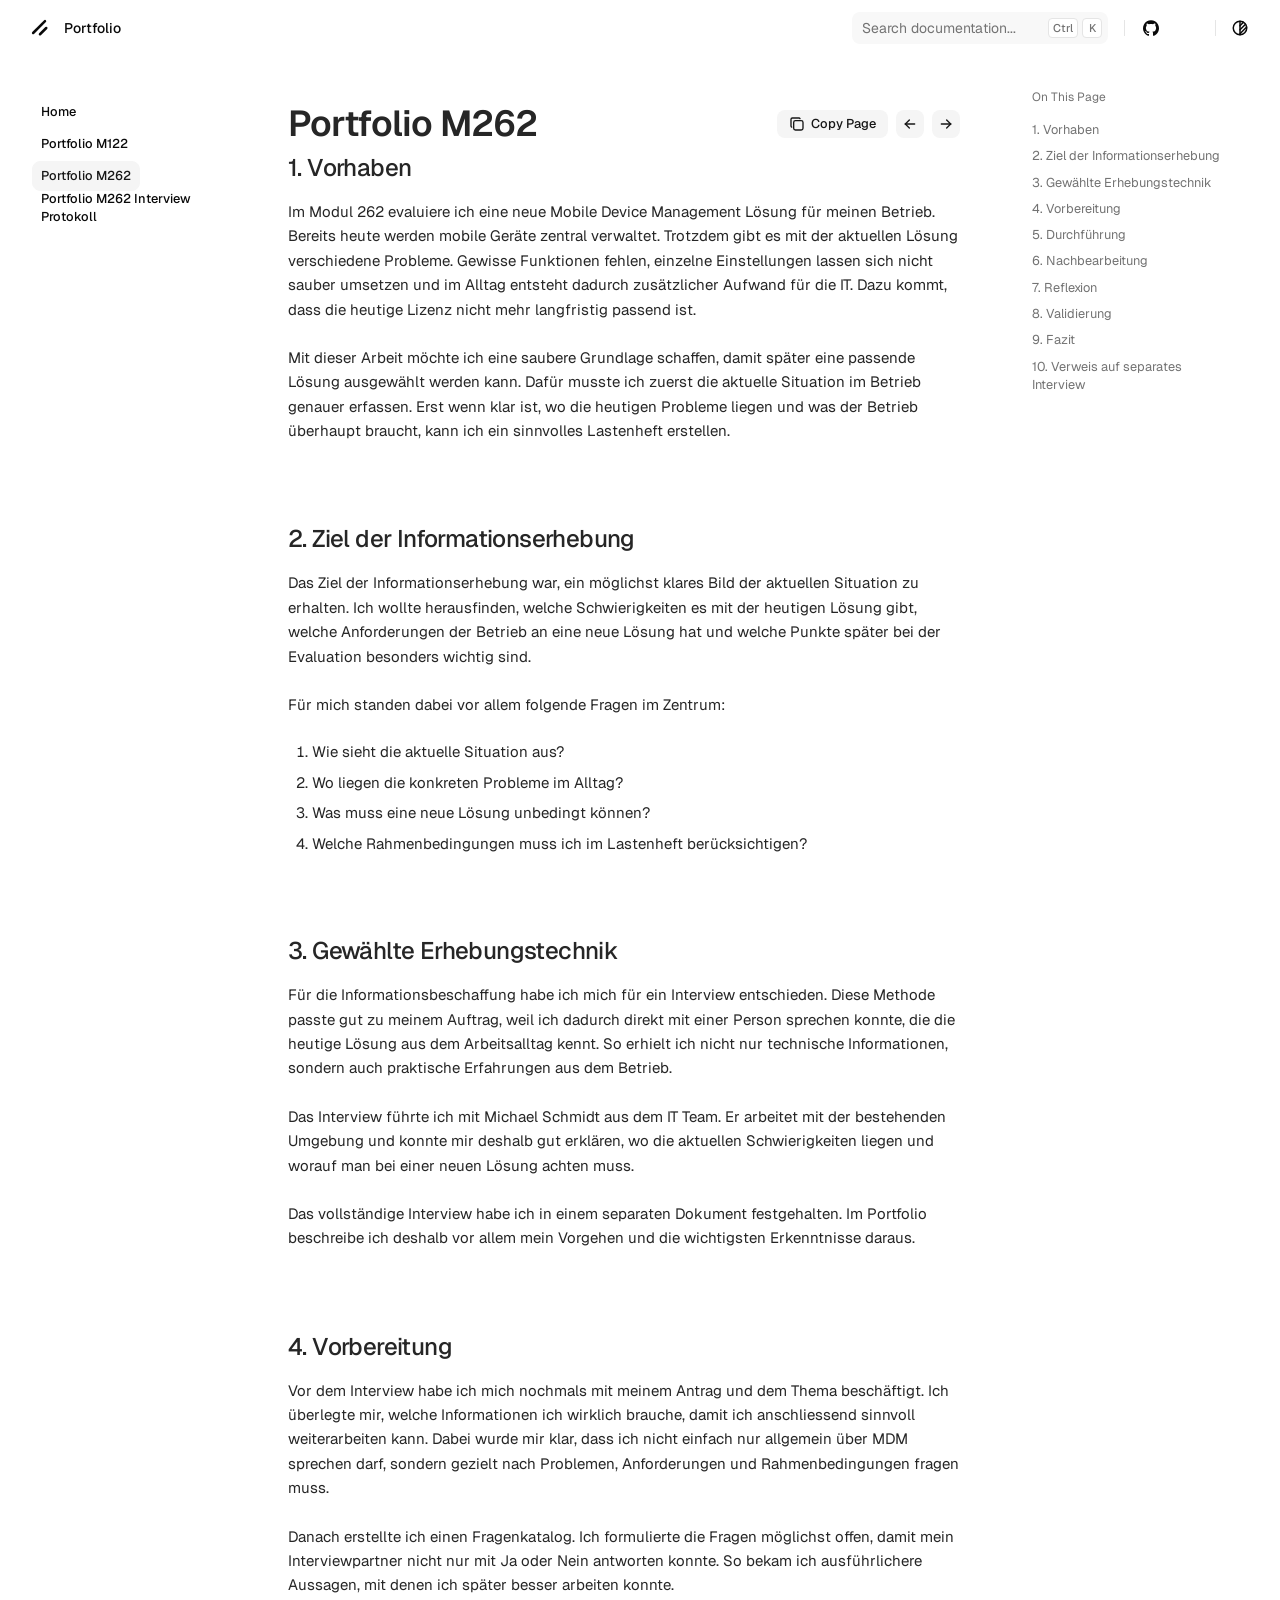
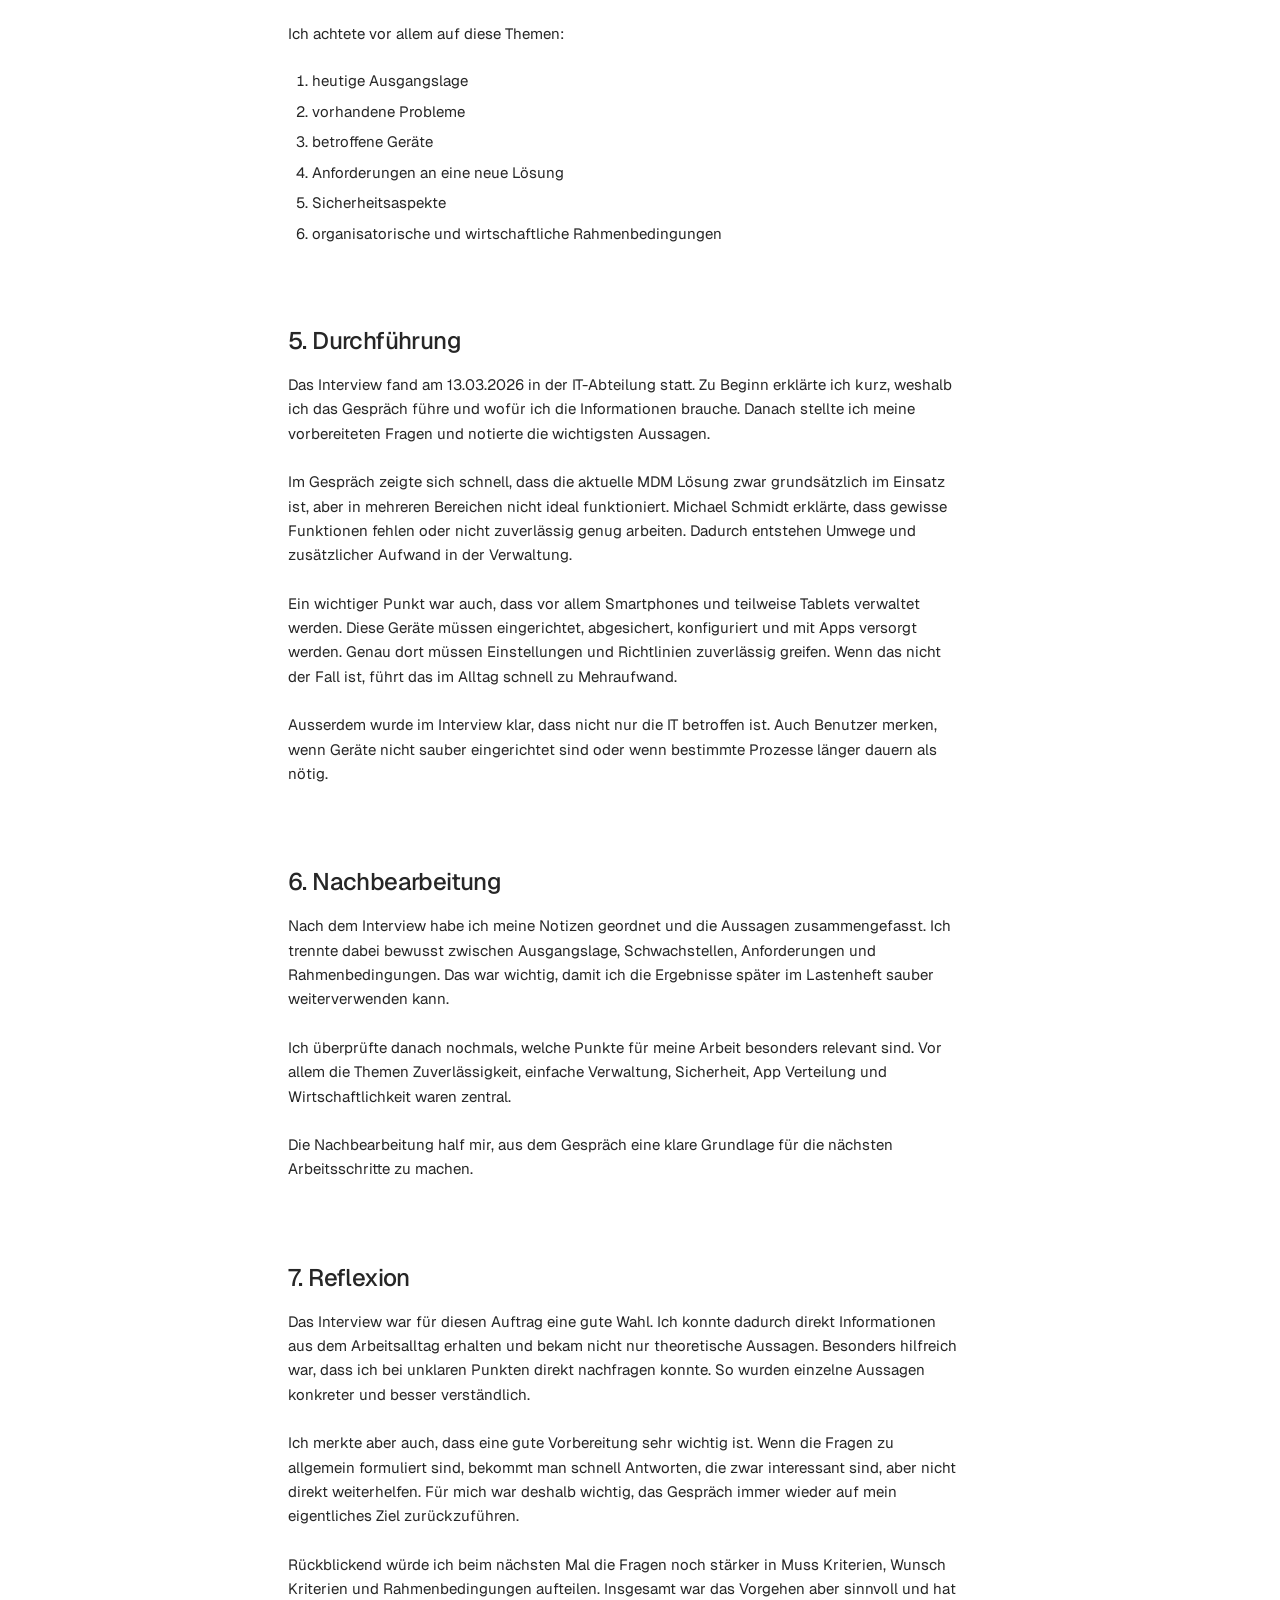
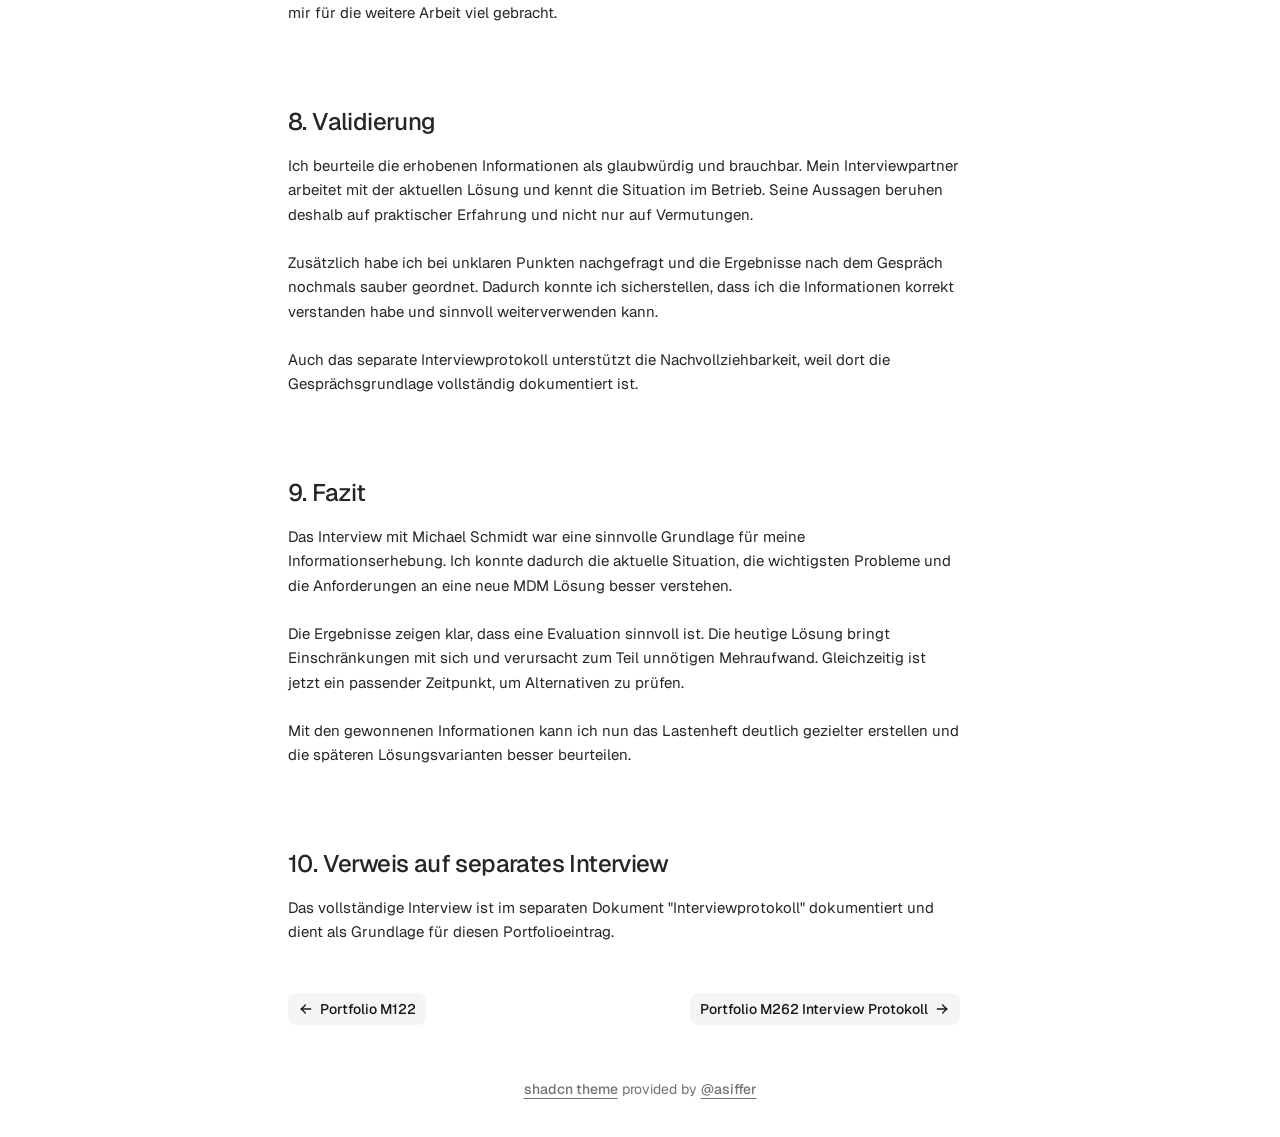
<file: P_M262/index.html>
<!DOCTYPE html>
<html lang="en">

<head>
    <script>
        // for search plugin notably
        const base_url = "https://1lazyprogrammer.github.io/portfolio/";
    </script>
    <script>
    const darkTheme = window.matchMedia("(prefers-color-scheme: dark)");
    darkTheme.onchange = (e) => {
        if (e.matches) {
            document.documentElement.classList.add("dark")
            localStorage.theme = 'dark';
        } else {
            document.documentElement.classList.remove("dark")
            localStorage.removeItem("theme")
        }
    };

    // On page load. Priotiry to lcaolStorage
    if (localStorage.theme === "dark") {
        document.documentElement.classList.add("dark")
    } else if (localStorage.theme === "light") {
        document.documentElement.classList.remove("dark")
    } else if (darkTheme.matches) {
        document.documentElement.classList.add("dark")
    } else {
        document.documentElement.classList.remove("dark")
    }

    // set the layout based on localStorage
    document.documentElement.classList.add(localStorage.getItem("html-layout") || "layout-fixed");
</script>


    <meta charset="UTF-8">
    <meta name="viewport" content="width=device-width, initial-scale=1">
    <title>Portfolio M262 - Portfolio</title>
    


<title>Portfolio M262</title>









<link rel="canonical" href="https://1lazyprogrammer.github.io/portfolio/P_M262/">


<!-- Open Graph (Facebook, LinkedIn) -->

<meta property="og:title" content="Portfolio M262">





<meta property="og:url" content="https://1lazyprogrammer.github.io/portfolio/P_M262/">






<!-- Twitter Card -->

<meta name="twitter:title" content="Portfolio M262">






<!-- JSON-LD Structured Data -->



    <link rel="icon" href="../img/favicon.ico">

    <link href="../css/base.css" rel="stylesheet">
    <link href="../css/geist.css" rel="stylesheet">

    
    

<link id="pygments-light" rel="stylesheet"
    href="../css/pygments/shadcn-light.css">
<link id="pygments-dark" rel="stylesheet"
    href="../css/pygments/github-dark.css"
    media="(prefers-color-scheme: dark)">


    
    <link href="../extra.css" rel="stylesheet">

    

    <script src="../js/callbacks.js"></script>

    

    

    

</head>

<body
    class="text-foreground group/body overscroll-none font-sans antialiased [--footer-height:calc(var(--spacing)*14)] [--header-height:calc(var(--spacing)*14)] xl:[--footer-height:calc(var(--spacing)*24)] theme-default">
    <div id="inner-body" class="bg-background relative z-10 flex min-h-svh flex-col">
        <header class="bg-background sticky top-0 z-50 w-full" view-transition-name="header">
    <div class="container-wrapper 3xl:fixed:px-0 px-6">
        <div class="3xl:fixed:container flex h-(--header-height) items-center gap-2 **:data-[slot=separator]:!h-4">
            <button id="menu-button" data-slot="popover-trigger" onclick="onMobileMenuButtonClick(event)"
                class="group whitespace-nowrap rounded-md text-sm font-medium transition-all disabled:pointer-events-none disabled:opacity-50 [&amp;_svg]:pointer-events-none [&amp;_svg:not([class*='size-'])]:size-4 shrink-0 [&amp;_svg]:shrink-0 outline-none focus-visible:border-ring focus-visible:ring-ring/50 aria-invalid:ring-destructive/20 dark:aria-invalid:ring-destructive/40 aria-invalid:border-destructive hover:text-accent-foreground px-4 py-2 has-[&gt;svg]:px-3 extend-touch-target h-8 touch-manipulation items-center justify-start gap-2.5 !p-0 hover:bg-transparent focus-visible:bg-transparent focus-visible:ring-0 active:bg-transparent dark:hover:bg-transparent flex lg:hidden"
                type="button" aria-haspopup="dialog" aria-expanded="false" aria-controls="radix-«Rmplb»"
                data-state="closed">
                <div class="relative flex h-8 w-4 items-center justify-center">
                    <div class="relative size-4">
                        <!-- 16px x 16px -->
                        <svg xmlns="http://www.w3.org/2000/svg" viewBox="0 0 16 16" fill="none" stroke="currentColor"
                            stroke-width="2" stroke-linecap="round" stroke-linejoin="round">
                            <line x1="0" x2="16" y1="5" y2="5"
                                class="group-data-[state=open]:translate-y-[2.25px] group-data-[state=open]:-translate-x-[2.25px] group-data-[state=open]:rotate-45 transition-all duration-300 origin-center" />
                            <line x1="0" x2="16" y1="11" y2="11"
                                class="group-data-[state=open]:-translate-y-[2.25px] group-data-[state=open]:-translate-x-[2.25px] group-data-[state=open]:-rotate-45 transition-all duration-300 origin-center" />
                        </svg>
                    </div>

                    <span class="sr-only">Toggle Menu</span>
                </div>
                <span class="flex h-8 items-center text-lg leading-none font-medium">Menu</span>
            </button>
            <a data-slot="button"
                class="items-center justify-center gap-2 whitespace-nowrap rounded-md text-sm font-medium transition-all disabled:pointer-events-none disabled:opacity-50 [&_svg]:pointer-events-none [&_svg:not([class*='size-'])]:size-5 shrink-0 [&_svg]:shrink-0 outline-none focus-visible:border-ring focus-visible:ring-ring/50 focus-visible:ring-[3px] aria-invalid:ring-destructive/20 dark:aria-invalid:ring-destructive/40 aria-invalid:border-destructive hover:bg-accent hover:text-accent-foreground dark:hover:bg-accent/50 hidden h-8 lg:flex"
                href="https://1lazyprogrammer.github.io/portfolio/">
                <span class="size-8 flex flex-row justify-center items-center">
                    

<svg xmlns="http://www.w3.org/2000/svg" viewBox="0 0 256 256"
    class="size-5">
    <rect width="256" height="256" fill="none"></rect>
    <line x1="208" y1="128" x2="128" y2="208" fill="none" stroke="currentColor" stroke-linecap="round"
        stroke-linejoin="round" stroke-width="32"></line>
    <line x1="192" y1="40" x2="40" y2="192" fill="none" stroke="currentColor" stroke-linecap="round"
        stroke-linejoin="round" stroke-width="32"></line>
</svg>


                </span>

                
                <h1 class="pr-2">Portfolio</h1>
                
            </a>
            
            <div class="ml-auto flex items-center gap-2 md:flex-1 md:justify-end">
                <div class="hidden w-full flex-1 md:flex md:w-auto md:flex-none">
                    <button data-slot="dialog-trigger" onclick="onSearchBarClick(event)"
    class="inline-flex items-center gap-2 whitespace-nowrap rounded-md text-sm transition-all disabled:pointer-events-none disabled:opacity-50 [&amp;_svg]:pointer-events-none [&amp;_svg:not([class*='size-'])]:size-4 shrink-0 [&amp;_svg]:shrink-0 outline-none focus-visible:border-ring focus-visible:ring-ring/50 focus-visible:ring-[3px] aria-invalid:ring-destructive/20 dark:aria-invalid:ring-destructive/40 aria-invalid:border-destructive hover:bg-secondary/80 px-4 py-2 has-[&gt;svg]:px-3 bg-surface text-surface-foreground/60 dark:bg-card relative h-8 w-full justify-start pl-2.5 font-normal shadow-none sm:pr-12 md:w-40 lg:w-56 xl:w-64"
    type="button" aria-haspopup="dialog" aria-expanded="false" aria-controls="radix-«R66plb»" data-state="closed">
    <span class="text-muted-foreground hidden lg:inline-flex">Search documentation...</span>
    <span class="text-muted-foreground inline-flex lg:hidden">Search...</span>
    <div class="absolute top-1.5 right-1.5 hidden gap-1 sm:flex">
        <kbd
            class="bg-background text-muted-foreground pointer-events-none flex h-5 items-center justify-center gap-1 rounded border px-1 font-sans text-[0.7rem] font-medium select-none [&amp;_svg:not([class*='size-'])]:size-3">Ctrl</kbd><kbd
            class="bg-background text-muted-foreground pointer-events-none flex h-5 items-center justify-center gap-1 rounded border px-1 font-sans text-[0.7rem] font-medium select-none [&amp;_svg:not([class*='size-'])]:size-3 aspect-square">K</kbd>
    </div>
</button>
<dialog id="search-dialog" onclick="onSearchDialogClick(event)"
    class="fixed top-1/2 left-1/2 -translate-x-1/2 -translate-y-1/2 bg-background rounded-lg shadow-lg border overflow-hidden p-0">
    <div class="w-lg gap-4">
        <div class="flex h-full w-full flex-col overflow-hidden rounded-md bg-popover text-popover-foreground">
            <div data-slot="command-input-wrapper" class="flex h-9 items-center gap-2 border-b px-3"><svg
                    xmlns="http://www.w3.org/2000/svg" width="24" height="24" viewBox="0 0 24 24" fill="none"
                    stroke="currentColor" stroke-width="2" stroke-linecap="round" stroke-linejoin="round"
                    class="lucide lucide-search size-4 shrink-0 opacity-50">
                    <circle cx="11" cy="11" r="8"></circle>
                    <path d="m21 21-4.3-4.3"></path>
                </svg>
                <input data-slot="command-input"
                    class="placeholder:text-muted-foreground flex h-10 w-full rounded-md bg-transparent py-3 text-sm outline-hidden disabled:cursor-not-allowed disabled:opacity-50"
                    placeholder="Search documentation..." cmdk-input="" autocomplete="off" autocorrect="off"
                    spellcheck="false" aria-autocomplete="list" role="combobox" aria-expanded="true"
                    aria-controls="radix-«r1t6»" aria-labelledby="radix-«r1t7»" id="radix-«r1t8»" type="text" value=""
                    aria-activedescendant="radix-«r1th»" oninput="onInputHandler(event)">
            </div>
        </div>
        <div id="mkdocs-search-results">
            <!-- search results go there -->
        </div>
    </div>
</dialog>
<script>
    document.removeEventListener("keydown", searchShortcutHandler);
    document.addEventListener("keydown", searchShortcutHandler);
</script>
                </div>
                <div data-orientation="vertical" role="none" data-slot="separator"
                    class="bg-border shrink-0 data-[orientation=horizontal]:h-px data-[orientation=horizontal]:w-full data-[orientation=vertical]:h-full data-[orientation=vertical]:w-px ml-2 hidden lg:block">
                </div>
                <a target="_blank" rel="noreferrer" data-slot="button"
                    class="inline-flex items-center justify-center whitespace-nowrap text-sm font-medium transition-all disabled:pointer-events-none disabled:opacity-50 [&amp;_svg]:pointer-events-none [&amp;_svg:not([class*='size-'])]:size-4 shrink-0 [&amp;_svg]:shrink-0 outline-none focus-visible:border-ring focus-visible:ring-ring/50 focus-visible:ring-[3px] aria-invalid:ring-destructive/20 dark:aria-invalid:ring-destructive/40 aria-invalid:border-destructive hover:bg-accent hover:text-accent-foreground dark:hover:bg-accent/50 rounded-md gap-1.5 px-3 has-[&gt;svg]:px-2.5 h-8 shadow-none"
                    href="None">
                    <svg viewBox="0 0 438.549 438.549">
                        <path fill="currentColor"
                            d="M409.132 114.573c-19.608-33.596-46.205-60.194-79.798-79.8-33.598-19.607-70.277-29.408-110.063-29.408-39.781 0-76.472 9.804-110.063 29.408-33.596 19.605-60.192 46.204-79.8 79.8C9.803 148.168 0 184.854 0 224.63c0 47.78 13.94 90.745 41.827 128.906 27.884 38.164 63.906 64.572 108.063 79.227 5.14.954 8.945.283 11.419-1.996 2.475-2.282 3.711-5.14 3.711-8.562 0-.571-.049-5.708-.144-15.417a2549.81 2549.81 0 01-.144-25.406l-6.567 1.136c-4.187.767-9.469 1.092-15.846 1-6.374-.089-12.991-.757-19.842-1.999-6.854-1.231-13.229-4.086-19.13-8.559-5.898-4.473-10.085-10.328-12.56-17.556l-2.855-6.57c-1.903-4.374-4.899-9.233-8.992-14.559-4.093-5.331-8.232-8.945-12.419-10.848l-1.999-1.431c-1.332-.951-2.568-2.098-3.711-3.429-1.142-1.331-1.997-2.663-2.568-3.997-.572-1.335-.098-2.43 1.427-3.289 1.525-.859 4.281-1.276 8.28-1.276l5.708.853c3.807.763 8.516 3.042 14.133 6.851 5.614 3.806 10.229 8.754 13.846 14.842 4.38 7.806 9.657 13.754 15.846 17.847 6.184 4.093 12.419 6.136 18.699 6.136 6.28 0 11.704-.476 16.274-1.423 4.565-.952 8.848-2.383 12.847-4.285 1.713-12.758 6.377-22.559 13.988-29.41-10.848-1.14-20.601-2.857-29.264-5.14-8.658-2.286-17.605-5.996-26.835-11.14-9.235-5.137-16.896-11.516-22.985-19.126-6.09-7.614-11.088-17.61-14.987-29.979-3.901-12.374-5.852-26.648-5.852-42.826 0-23.035 7.52-42.637 22.557-58.817-7.044-17.318-6.379-36.732 1.997-58.24 5.52-1.715 13.706-.428 24.554 3.853 10.85 4.283 18.794 7.952 23.84 10.994 5.046 3.041 9.089 5.618 12.135 7.708 17.705-4.947 35.976-7.421 54.818-7.421s37.117 2.474 54.823 7.421l10.849-6.849c7.419-4.57 16.18-8.758 26.262-12.565 10.088-3.805 17.802-4.853 23.134-3.138 8.562 21.509 9.325 40.922 2.279 58.24 15.036 16.18 22.559 35.787 22.559 58.817 0 16.178-1.958 30.497-5.853 42.966-3.9 12.471-8.941 22.457-15.125 29.979-6.191 7.521-13.901 13.85-23.131 18.986-9.232 5.14-18.182 8.85-26.84 11.136-8.662 2.286-18.415 4.004-29.263 5.146 9.894 8.562 14.842 22.077 14.842 40.539v60.237c0 3.422 1.19 6.279 3.572 8.562 2.379 2.279 6.136 2.95 11.276 1.995 44.163-14.653 80.185-41.062 108.068-79.226 27.88-38.161 41.825-81.126 41.825-128.906-.01-39.771-9.818-76.454-29.414-110.049z">
                        </path>
                    </svg>
                    
                    <span id="stargazers" class="text-muted-foreground w-8 text-xs tabular-nums" onload="test()">
                    </span>
                    
                </a>
                <div data-orientation="vertical" role="none" data-slot="separator"
                    class="bg-border shrink-0 data-[orientation=horizontal]:h-px data-[orientation=horizontal]:w-full data-[orientation=vertical]:h-full data-[orientation=vertical]:w-px 3xl:flex hidden">
                </div>
                <button data-slot="button"
                    class="items-center justify-center gap-2 whitespace-nowrap rounded-md text-sm font-medium transition-all disabled:pointer-events-none disabled:opacity-50 [&amp;_svg]:pointer-events-none [&amp;_svg:not([class*='size-'])]:size-4 shrink-0 [&amp;_svg]:shrink-0 outline-none focus-visible:border-ring focus-visible:ring-ring/50 focus-visible:ring-[3px] aria-invalid:ring-destructive/20 dark:aria-invalid:ring-destructive/40 aria-invalid:border-destructive hover:bg-accent hover:text-accent-foreground dark:hover:bg-accent/50 size-8 3xl:flex hidden"
                    title="Toggle layout" onclick="toggleLayout(event)">
                    <span class="sr-only">Toggle layout</span>
                    <svg xmlns="http://www.w3.org/2000/svg" width="24" height="24" viewBox="0 0 24 24" fill="none"
                        stroke="currentColor" stroke-width="2" stroke-linecap="round" stroke-linejoin="round"
                        class="lucide lucide-gallery-horizontal">
                        <path d="M2 3v18"></path>
                        <rect width="12" height="18" x="6" y="3" rx="2"></rect>
                        <path d="M22 3v18"></path>
                    </svg>
                </button>
                <div data-orientation="vertical" role="none" data-slot="separator"
                    class="bg-border shrink-0 data-[orientation=horizontal]:h-px data-[orientation=horizontal]:w-full data-[orientation=vertical]:h-full data-[orientation=vertical]:w-px">
                </div>
                <button data-slot="button"
                    class="inline-flex items-center justify-center gap-2 whitespace-nowrap rounded-md text-sm font-medium transition-all disabled:pointer-events-none disabled:opacity-50 [&amp;_svg]:pointer-events-none [&amp;_svg:not([class*='size-'])]:size-4 shrink-0 [&amp;_svg]:shrink-0 outline-none focus-visible:border-ring focus-visible:ring-ring/50 focus-visible:ring-[3px] aria-invalid:ring-destructive/20 dark:aria-invalid:ring-destructive/40 aria-invalid:border-destructive hover:bg-accent hover:text-accent-foreground dark:hover:bg-accent/50 group/toggle extend-touch-target size-8"
                    title="Toggle theme" onclick="onThemeSwitch(event)">
                    <svg xmlns="http://www.w3.org/2000/svg" width="24" height="24" viewBox="0 0 24 24" fill="none"
                        stroke="currentColor" stroke-width="2" stroke-linecap="round" stroke-linejoin="round"
                        class="size-4.5">
                        <path stroke="none" d="M0 0h24v24H0z" fill="none"></path>
                        <path d="M12 12m-9 0a9 9 0 1 0 18 0a9 9 0 1 0 -18 0"></path>
                        <path d="M12 3l0 18"></path>
                        <path d="M12 9l4.65 -4.65"></path>
                        <path d="M12 14.3l7.37 -7.37"></path>
                        <path d="M12 19.6l8.85 -8.85"></path>
                    </svg>
                    <span class="sr-only">Toggle theme</span>
                </button>
            </div>
        </div>
    </div>
</header>
        <main class="flex flex-1 flex-col">
            <div class="container-wrapper flex flex-1 flex-col px-2">
                <div data-slot="sidebar-wrapper" style="--sidebar-width: 16rem; --sidebar-width-icon: 3rem;"
                    class="group/sidebar-wrapper has-data-[variant=inset]:bg-sidebar flex w-full 3xl:fixed:container 3xl:fixed:px-3 min-h-min flex-1 items-start px-0 [--sidebar-width:220px] [--top-spacing:0] lg:grid lg:grid-cols-[var(--sidebar-width)_minmax(0,1fr)] lg:[--sidebar-width:240px] lg:[--top-spacing:calc(var(--spacing)*4)]">
                    <div data-slot="sidebar"
                        class="text-sidebar-foreground w-(--sidebar-width) flex-col sticky top-[calc(var(--header-height)+1px)] z-30 hidden h-[calc(100svh-var(--header-height)-var(--footer-height))] bg-transparent lg:flex">
                        <div data-slot="sidebar-content" data-sidebar="content"
                            class="flex min-h-0 flex-1 flex-col gap-2 overflow-auto group-data-[collapsible=icon]:overflow-hidden no-scrollbar px-2 pb-12">
                            <div class="h-(--top-spacing) shrink-0"></div>
                            <div view-transition-name="sidebar" data-slot="sidebar-group" data-sidebar="group"
    class="relative flex w-full min-w-0 flex-col p-2 no-scrollbar">
    

    
    
    

    

    
    

    
    <div data-slot="sidebar-group" data-sidebar="group" class="relative flex w-full min-w-0 flex-col p-2">
        <div data-slot="sidebar-group-content" data-sidebar="group-content" class="w-full text-sm">
            <ul data-slot="sidebar-menu" data-sidebar="menu" class="flex w-full min-w-0 flex-col gap-0.5">
                
                
                <li data-slot="sidebar-menu-item" data-sidebar="menu-item" class="group/menu-item relative">
    <a data-slot="sidebar-menu-button" data-active="false" data-sidebar="menu-button"
        data-size="default" href="/portfolio/"
        class="hover:bg-sidebar-accent hover:text-sidebar-accent-foreground peer/menu-button flex items-center gap-2 rounded-md p-2 text-left outline-hidden ring-sidebar-ring transition-[width,height,padding] focus-visible:ring-2 active:bg-sidebar-accent active:text-sidebar-accent-foreground disabled:pointer-events-none disabled:opacity-50 group-has-data-[sidebar=menu-action]/menu-item:pr-8 aria-disabled:pointer-events-none aria-disabled:opacity-50 data-[active=true]:font-medium data-[active=true]:text-sidebar-accent-foreground data-[state=open]:hover:bg-sidebar-accent data-[state=open]:hover:text-sidebar-accent-foreground group-data-[collapsible=icon]:size-8! group-data-[collapsible=icon]:p-2! [&>span:last-child]:truncate [&>svg]:size-4 [&>svg]:shrink-0 data-[active=true]:bg-accent data-[active=true]:border-accent 3xl:fixed:w-full 3xl:fixed:max-w-48 relative h-[30px] w-fit overflow-visible border border-transparent text-[0.8rem] font-medium after:absolute after:inset-x-0 after:-inset-y-1 after:z-0 after:rounded-md">

        
        Home
        

        

        

        
    </a>
</li>
                
                
                
                <li data-slot="sidebar-menu-item" data-sidebar="menu-item" class="group/menu-item relative">
    <a data-slot="sidebar-menu-button" data-active="false" data-sidebar="menu-button"
        data-size="default" href="/portfolio/P_M122/"
        class="hover:bg-sidebar-accent hover:text-sidebar-accent-foreground peer/menu-button flex items-center gap-2 rounded-md p-2 text-left outline-hidden ring-sidebar-ring transition-[width,height,padding] focus-visible:ring-2 active:bg-sidebar-accent active:text-sidebar-accent-foreground disabled:pointer-events-none disabled:opacity-50 group-has-data-[sidebar=menu-action]/menu-item:pr-8 aria-disabled:pointer-events-none aria-disabled:opacity-50 data-[active=true]:font-medium data-[active=true]:text-sidebar-accent-foreground data-[state=open]:hover:bg-sidebar-accent data-[state=open]:hover:text-sidebar-accent-foreground group-data-[collapsible=icon]:size-8! group-data-[collapsible=icon]:p-2! [&>span:last-child]:truncate [&>svg]:size-4 [&>svg]:shrink-0 data-[active=true]:bg-accent data-[active=true]:border-accent 3xl:fixed:w-full 3xl:fixed:max-w-48 relative h-[30px] w-fit overflow-visible border border-transparent text-[0.8rem] font-medium after:absolute after:inset-x-0 after:-inset-y-1 after:z-0 after:rounded-md">

        
        Portfolio M122
        

        

        

        
    </a>
</li>
                
                
                
                <li data-slot="sidebar-menu-item" data-sidebar="menu-item" class="group/menu-item relative">
    <a data-slot="sidebar-menu-button" data-active="true" data-sidebar="menu-button"
        data-size="default" href="/portfolio/P_M262/"
        class="hover:bg-sidebar-accent hover:text-sidebar-accent-foreground peer/menu-button flex items-center gap-2 rounded-md p-2 text-left outline-hidden ring-sidebar-ring transition-[width,height,padding] focus-visible:ring-2 active:bg-sidebar-accent active:text-sidebar-accent-foreground disabled:pointer-events-none disabled:opacity-50 group-has-data-[sidebar=menu-action]/menu-item:pr-8 aria-disabled:pointer-events-none aria-disabled:opacity-50 data-[active=true]:font-medium data-[active=true]:text-sidebar-accent-foreground data-[state=open]:hover:bg-sidebar-accent data-[state=open]:hover:text-sidebar-accent-foreground group-data-[collapsible=icon]:size-8! group-data-[collapsible=icon]:p-2! [&>span:last-child]:truncate [&>svg]:size-4 [&>svg]:shrink-0 data-[active=true]:bg-accent data-[active=true]:border-accent 3xl:fixed:w-full 3xl:fixed:max-w-48 relative h-[30px] w-fit overflow-visible border border-transparent text-[0.8rem] font-medium after:absolute after:inset-x-0 after:-inset-y-1 after:z-0 after:rounded-md">

        
        Portfolio M262
        

        

        

        
    </a>
</li>
                
                
                
                <li data-slot="sidebar-menu-item" data-sidebar="menu-item" class="group/menu-item relative">
    <a data-slot="sidebar-menu-button" data-active="false" data-sidebar="menu-button"
        data-size="default" href="/portfolio/M262%20Interview%20Protokoll/"
        class="hover:bg-sidebar-accent hover:text-sidebar-accent-foreground peer/menu-button flex items-center gap-2 rounded-md p-2 text-left outline-hidden ring-sidebar-ring transition-[width,height,padding] focus-visible:ring-2 active:bg-sidebar-accent active:text-sidebar-accent-foreground disabled:pointer-events-none disabled:opacity-50 group-has-data-[sidebar=menu-action]/menu-item:pr-8 aria-disabled:pointer-events-none aria-disabled:opacity-50 data-[active=true]:font-medium data-[active=true]:text-sidebar-accent-foreground data-[state=open]:hover:bg-sidebar-accent data-[state=open]:hover:text-sidebar-accent-foreground group-data-[collapsible=icon]:size-8! group-data-[collapsible=icon]:p-2! [&>span:last-child]:truncate [&>svg]:size-4 [&>svg]:shrink-0 data-[active=true]:bg-accent data-[active=true]:border-accent 3xl:fixed:w-full 3xl:fixed:max-w-48 relative h-[30px] w-fit overflow-visible border border-transparent text-[0.8rem] font-medium after:absolute after:inset-x-0 after:-inset-y-1 after:z-0 after:rounded-md">

        
        Portfolio M262 Interview Protokoll
        

        

        

        
    </a>
</li>
                
                
            </ul>
        </div>
    </div>
    

    


    
</div>
                        </div>
                    </div>
                    <div class="h-full w-full">
                        <div data-slot="docs" class="flex items-stretch text-[1.05rem] sm:text-[15px] xl:w-full">
                            <div class="flex min-w-0 flex-1 flex-col">
                                <div class="h-(--top-spacing) shrink-0"></div>
                                <article class="w-full" view-transition-name="page">
  <div class="flex flex-col gap-2">
    <div class="flex flex-col gap-2">
      <div id="page-header" class="flex items-start justify-between">
        <h1
          class="scroll-m-20 text-4xl font-semibold tracking-tight sm:text-3xl xl:text-4xl"
        >
          Portfolio M262
        </h1>

        <div class="flex items-center gap-2 pt-1.5">
          
<button onclick="fetch(`https://1lazyprogrammer.github.io/portfolio/P_M262.md`).then((r) => r.blob()).then((blob) => navigator.clipboard.write([new ClipboardItem({ 'text/plain': blob })]))" 
        data-slot="button" 
        class="cursor-pointer inline-flex items-center justify-center whitespace-nowrap text-sm font-medium transition-all disabled:pointer-events-none disabled:opacity-50 [&_svg]:pointer-events-none [&_svg:not([class*='size-'])]:size-4 shrink-0 [&_svg]:shrink-0 outline-none focus-visible:border-ring focus-visible:ring-ring/50 focus-visible:ring-[3px] aria-invalid:ring-destructive/20 dark:aria-invalid:ring-destructive/40 aria-invalid:border-destructive bg-secondary text-secondary-foreground hover:bg-secondary/80 rounded-md gap-1.5 px-3 has-[&>svg]:px-2.5 h-8 shadow-none md:h-7 md:text-[0.8rem]">
<svg xmlns="http://www.w3.org/2000/svg" width="24" height="24" viewBox="0 0 24 24" fill="none" stroke="currentColor" stroke-width="2" stroke-linecap="round" stroke-linejoin="round" class="tabler-icon tabler-icon-copy ">
    <path d="M7 7m0 2.667a2.667 2.667 0 0 1 2.667 -2.667h8.666a2.667 2.667 0 0 1 2.667 2.667v8.666a2.667 2.667 0 0 1 -2.667 2.667h-8.666a2.667 2.667 0 0 1 -2.667 -2.667z"></path><path d="M4.012 16.737a2.005 2.005 0 0 1 -1.012 -1.737v-10c0 -1.1 .9 -2 2 -2h10c.75 0 1.158 .385 1.5 1"></path>
</svg>
<span class="max-md:hidden">Copy Page</span>
</button> 
          
          <a
            data-slot="button"
            id="previous-button"
            class="inline-flex items-center justify-center gap-2 whitespace-nowrap rounded-md text-sm font-medium transition-all disabled:pointer-events-none disabled:opacity-50 [&amp;_svg]:pointer-events-none [&amp;_svg:not([class*='size-'])]:size-4 shrink-0 [&amp;_svg]:shrink-0 outline-none focus-visible:border-ring focus-visible:ring-ring/50 focus-visible:ring-[3px] aria-invalid:ring-destructive/20 dark:aria-invalid:ring-destructive/40 aria-invalid:border-destructive bg-secondary text-secondary-foreground hover:bg-secondary/80 extend-touch-target size-8 shadow-none md:size-7"
            href="/portfolio/P_M122/"
          >
            <svg
              xmlns="http://www.w3.org/2000/svg"
              width="24"
              height="24"
              viewBox="0 0 24 24"
              fill="none"
              stroke="currentColor"
              stroke-width="2"
              stroke-linecap="round"
              stroke-linejoin="round"
              class="tabler-icon tabler-icon-arrow-left"
            >
              <path d="M5 12l14 0"></path>
              <path d="M5 12l6 6"></path>
              <path d="M5 12l6 -6"></path>
            </svg>
            <span class="sr-only">Previous</span>
          </a>
           
          
          <a
            data-slot="button"
            id="next-button"
            class="inline-flex items-center justify-center gap-2 whitespace-nowrap rounded-md text-sm font-medium transition-all disabled:pointer-events-none disabled:opacity-50 [&amp;_svg]:pointer-events-none [&amp;_svg:not([class*='size-'])]:size-4 shrink-0 [&amp;_svg]:shrink-0 outline-none focus-visible:border-ring focus-visible:ring-ring/50 focus-visible:ring-[3px] aria-invalid:ring-destructive/20 dark:aria-invalid:ring-destructive/40 aria-invalid:border-destructive bg-secondary text-secondary-foreground hover:bg-secondary/80 extend-touch-target size-8 shadow-none md:size-7"
            href="/portfolio/M262%20Interview%20Protokoll/"
          >
            <span class="sr-only">Next</span>
            <svg
              xmlns="http://www.w3.org/2000/svg"
              width="24"
              height="24"
              viewBox="0 0 24 24"
              fill="none"
              stroke="currentColor"
              stroke-width="2"
              stroke-linecap="round"
              stroke-linejoin="round"
              class="tabler-icon tabler-icon-arrow-right"
            >
              <path d="M5 12l14 0"></path>
              <path d="M13 18l6 -6"></path>
              <path d="M13 6l6 6"></path>
            </svg>
          </a>
          
        </div>
      </div>
      
    </div>
    <div class="flex justify-end items-center">
       
    </div>
  </div>
  <div class="typography w-full flex-1 *:data-[slot=alert]:first:mt-0">
    <h2 id="1-vorhaben">1. Vorhaben</h2>
<p>Im Modul 262 evaluiere ich eine neue Mobile Device Management Lösung für meinen Betrieb. Bereits heute werden mobile Geräte zentral verwaltet. Trotzdem gibt es mit der aktuellen Lösung verschiedene Probleme. Gewisse Funktionen fehlen, einzelne Einstellungen lassen sich nicht sauber umsetzen und im Alltag entsteht dadurch zusätzlicher Aufwand für die IT. Dazu kommt, dass die heutige Lizenz nicht mehr langfristig passend ist.</p>
<p>Mit dieser Arbeit möchte ich eine saubere Grundlage schaffen, damit später eine passende Lösung ausgewählt werden kann. Dafür musste ich zuerst die aktuelle Situation im Betrieb genauer erfassen. Erst wenn klar ist, wo die heutigen Probleme liegen und was der Betrieb überhaupt braucht, kann ich ein sinnvolles Lastenheft erstellen.</p>
<h2 id="2-ziel-der-informationserhebung">2. Ziel der Informationserhebung</h2>
<p>Das Ziel der Informationserhebung war, ein möglichst klares Bild der aktuellen Situation zu erhalten. Ich wollte herausfinden, welche Schwierigkeiten es mit der heutigen Lösung gibt, welche Anforderungen der Betrieb an eine neue Lösung hat und welche Punkte später bei der Evaluation besonders wichtig sind.</p>
<p>Für mich standen dabei vor allem folgende Fragen im Zentrum:</p>
<ol>
<li>Wie sieht die aktuelle Situation aus?</li>
<li>Wo liegen die konkreten Probleme im Alltag?</li>
<li>Was muss eine neue Lösung unbedingt können?</li>
<li>Welche Rahmenbedingungen muss ich im Lastenheft berücksichtigen?</li>
</ol>
<h2 id="3-gewahlte-erhebungstechnik">3. Gewählte Erhebungstechnik</h2>
<p>Für die Informationsbeschaffung habe ich mich für ein Interview entschieden. Diese Methode passte gut zu meinem Auftrag, weil ich dadurch direkt mit einer Person sprechen konnte, die die heutige Lösung aus dem Arbeitsalltag kennt. So erhielt ich nicht nur technische Informationen, sondern auch praktische Erfahrungen aus dem Betrieb.</p>
<p>Das Interview führte ich mit Michael Schmidt aus dem IT Team. Er arbeitet mit der bestehenden Umgebung und konnte mir deshalb gut erklären, wo die aktuellen Schwierigkeiten liegen und worauf man bei einer neuen Lösung achten muss.</p>
<p>Das vollständige Interview habe ich in einem separaten Dokument festgehalten. Im Portfolio beschreibe ich deshalb vor allem mein Vorgehen und die wichtigsten Erkenntnisse daraus.</p>
<h2 id="4-vorbereitung">4. Vorbereitung</h2>
<p>Vor dem Interview habe ich mich nochmals mit meinem Antrag und dem Thema beschäftigt. Ich überlegte mir, welche Informationen ich wirklich brauche, damit ich anschliessend sinnvoll weiterarbeiten kann. Dabei wurde mir klar, dass ich nicht einfach nur allgemein über MDM sprechen darf, sondern gezielt nach Problemen, Anforderungen und Rahmenbedingungen fragen muss.</p>
<p>Danach erstellte ich einen Fragenkatalog. Ich formulierte die Fragen möglichst offen, damit mein Interviewpartner nicht nur mit Ja oder Nein antworten konnte. So bekam ich ausführlichere Aussagen, mit denen ich später besser arbeiten konnte.</p>
<p>Ich achtete vor allem auf diese Themen:</p>
<ol>
<li>heutige Ausgangslage</li>
<li>vorhandene Probleme</li>
<li>betroffene Geräte</li>
<li>Anforderungen an eine neue Lösung</li>
<li>Sicherheitsaspekte</li>
<li>organisatorische und wirtschaftliche Rahmenbedingungen</li>
</ol>
<h2 id="5-durchfuhrung">5. Durchführung</h2>
<p>Das Interview fand am 13.03.2026 in der IT-Abteilung statt. Zu Beginn erklärte ich kurz, weshalb ich das Gespräch führe und wofür ich die Informationen brauche. Danach stellte ich meine vorbereiteten Fragen und notierte die wichtigsten Aussagen.</p>
<p>Im Gespräch zeigte sich schnell, dass die aktuelle MDM Lösung zwar grundsätzlich im Einsatz ist, aber in mehreren Bereichen nicht ideal funktioniert. Michael Schmidt erklärte, dass gewisse Funktionen fehlen oder nicht zuverlässig genug arbeiten. Dadurch entstehen Umwege und zusätzlicher Aufwand in der Verwaltung.</p>
<p>Ein wichtiger Punkt war auch, dass vor allem Smartphones und teilweise Tablets verwaltet werden. Diese Geräte müssen eingerichtet, abgesichert, konfiguriert und mit Apps versorgt werden. Genau dort müssen Einstellungen und Richtlinien zuverlässig greifen. Wenn das nicht der Fall ist, führt das im Alltag schnell zu Mehraufwand.</p>
<p>Ausserdem wurde im Interview klar, dass nicht nur die IT betroffen ist. Auch Benutzer merken, wenn Geräte nicht sauber eingerichtet sind oder wenn bestimmte Prozesse länger dauern als nötig.</p>
<h2 id="6-nachbearbeitung">6. Nachbearbeitung</h2>
<p>Nach dem Interview habe ich meine Notizen geordnet und die Aussagen zusammengefasst. Ich trennte dabei bewusst zwischen Ausgangslage, Schwachstellen, Anforderungen und Rahmenbedingungen. Das war wichtig, damit ich die Ergebnisse später im Lastenheft sauber weiterverwenden kann.</p>
<p>Ich überprüfte danach nochmals, welche Punkte für meine Arbeit besonders relevant sind. Vor allem die Themen Zuverlässigkeit, einfache Verwaltung, Sicherheit, App Verteilung und Wirtschaftlichkeit waren zentral.</p>
<p>Die Nachbearbeitung half mir, aus dem Gespräch eine klare Grundlage für die nächsten Arbeitsschritte zu machen.</p>
<h2 id="7-reflexion">7. Reflexion</h2>
<p>Das Interview war für diesen Auftrag eine gute Wahl. Ich konnte dadurch direkt Informationen aus dem Arbeitsalltag erhalten und bekam nicht nur theoretische Aussagen. Besonders hilfreich war, dass ich bei unklaren Punkten direkt nachfragen konnte. So wurden einzelne Aussagen konkreter und besser verständlich.</p>
<p>Ich merkte aber auch, dass eine gute Vorbereitung sehr wichtig ist. Wenn die Fragen zu allgemein formuliert sind, bekommt man schnell Antworten, die zwar interessant sind, aber nicht direkt weiterhelfen. Für mich war deshalb wichtig, das Gespräch immer wieder auf mein eigentliches Ziel zurückzuführen.</p>
<p>Rückblickend würde ich beim nächsten Mal die Fragen noch stärker in Muss Kriterien, Wunsch Kriterien und Rahmenbedingungen aufteilen. Insgesamt war das Vorgehen aber sinnvoll und hat mir für die weitere Arbeit viel gebracht.</p>
<h2 id="8-validierung">8. Validierung</h2>
<p>Ich beurteile die erhobenen Informationen als glaubwürdig und brauchbar. Mein Interviewpartner arbeitet mit der aktuellen Lösung und kennt die Situation im Betrieb. Seine Aussagen beruhen deshalb auf praktischer Erfahrung und nicht nur auf Vermutungen.</p>
<p>Zusätzlich habe ich bei unklaren Punkten nachgefragt und die Ergebnisse nach dem Gespräch nochmals sauber geordnet. Dadurch konnte ich sicherstellen, dass ich die Informationen korrekt verstanden habe und sinnvoll weiterverwenden kann.</p>
<p>Auch das separate Interviewprotokoll unterstützt die Nachvollziehbarkeit, weil dort die Gesprächsgrundlage vollständig dokumentiert ist.</p>
<h2 id="9-fazit">9. Fazit</h2>
<p>Das Interview mit Michael Schmidt war eine sinnvolle Grundlage für meine Informationserhebung. Ich konnte dadurch die aktuelle Situation, die wichtigsten Probleme und die Anforderungen an eine neue MDM Lösung besser verstehen.</p>
<p>Die Ergebnisse zeigen klar, dass eine Evaluation sinnvoll ist. Die heutige Lösung bringt Einschränkungen mit sich und verursacht zum Teil unnötigen Mehraufwand. Gleichzeitig ist jetzt ein passender Zeitpunkt, um Alternativen zu prüfen.</p>
<p>Mit den gewonnenen Informationen kann ich nun das Lastenheft deutlich gezielter erstellen und die späteren Lösungsvarianten besser beurteilen.</p>
<h2 id="10-verweis-auf-separates-interview">10. Verweis auf separates Interview</h2>
<p>Das vollständige Interview ist im separaten Dokument "Interviewprotokoll" dokumentiert und dient als Grundlage für diesen Portfolioeintrag.</p>
  </div>
</article>
                                <div class="mx-auto flex flex-wrap h-16 w-full max-w-2xl items-center gap-2 px-4 md:px-0">
    
    <a data-slot="button"
        class="inline-flex items-center justify-center whitespace-nowrap text-sm font-medium transition-all disabled:pointer-events-none disabled:opacity-50 [&amp;_svg]:pointer-events-none [&amp;_svg:not([class*='size-'])]:size-4 shrink-0 [&amp;_svg]:shrink-0 outline-none focus-visible:border-ring focus-visible:ring-ring/50 focus-visible:ring-[3px] aria-invalid:ring-destructive/20 dark:aria-invalid:ring-destructive/40 aria-invalid:border-destructive bg-secondary text-secondary-foreground hover:bg-secondary/80 h-8 rounded-md gap-1.5 px-3 has-[&gt;svg]:px-2.5 shadow-none"
        href="/portfolio/P_M122/">
        <svg xmlns="http://www.w3.org/2000/svg" width="24" height="24" viewBox="0 0 24 24" fill="none"
            stroke="currentColor" stroke-width="2" stroke-linecap="round" stroke-linejoin="round"
            class="tabler-icon tabler-icon-arrow-left ">
            <path d="M5 12l14 0"></path>
            <path d="M5 12l6 6"></path>
            <path d="M5 12l6 -6"></path>
        </svg>
        <span class="max-[500px]:hidden">Portfolio M122</span>
    </a>
    
    
    <a data-slot="button"
        class="inline-flex items-center justify-center whitespace-nowrap text-sm font-medium transition-all disabled:pointer-events-none disabled:opacity-50 [&amp;_svg]:pointer-events-none [&amp;_svg:not([class*='size-'])]:size-4 shrink-0 [&amp;_svg]:shrink-0 outline-none focus-visible:border-ring focus-visible:ring-ring/50 focus-visible:ring-[3px] aria-invalid:ring-destructive/20 dark:aria-invalid:ring-destructive/40 aria-invalid:border-destructive bg-secondary text-secondary-foreground hover:bg-secondary/80 h-8 rounded-md gap-1.5 px-3 has-[&gt;svg]:px-2.5 ml-auto shadow-none"
        href="/portfolio/M262%20Interview%20Protokoll/">
        <span class="max-[500px]:hidden">Portfolio M262 Interview Protokoll</span>
        <svg xmlns="http://www.w3.org/2000/svg" width="24" height="24" viewBox="0 0 24 24" fill="none"
            stroke="currentColor" stroke-width="2" stroke-linecap="round" stroke-linejoin="round"
            class="tabler-icon tabler-icon-arrow-right ">
            <path d="M5 12l14 0"></path>
            <path d="M13 18l6 -6"></path>
            <path d="M13 6l6 6"></path>
        </svg>
    </a>
    
</div>
                                <dialog id="bottom-sidebar" onclick="onBottomSidebarDialogClick(event)" class="bg-transparent"
    style="position: fixed; left: 0px; top: 0px; transform: translate(0px, 58px); min-width: max-content; --radix-popper-transform-origin: 0% 0px; will-change: transform; z-index: 50; --radix-popper-available-width: 504px; --radix-popper-available-height: 857px; --radix-popper-anchor-width: 72.94999694824219px; --radix-popper-anchor-height: 32px;">
    <div data-side="bottom" data-align="start" data-state="open" role="dialog" data-slot="popover-content"
        class="text-popover-foreground data-[state=open]:animate-in data-[state=closed]:animate-out data-[state=closed]:fade-out-0 data-[state=open]:fade-in-0 data-[state=closed]:zoom-out-95 data-[state=open]:zoom-in-95 data-[side=bottom]:slide-in-from-top-2 data-[side=left]:slide-in-from-right-2 data-[side=right]:slide-in-from-left-2 data-[side=top]:slide-in-from-bottom-2 z-50 origin-(--radix-popover-content-transform-origin) border outline-hidden bg-background/90 no-scrollbar h-(--radix-popper-available-height) w-(--radix-popper-available-width) overflow-y-auto rounded-none border-none p-0 shadow-none backdrop-blur duration-100"
        style="--radix-popover-content-transform-origin: var(--radix-popper-transform-origin); --radix-popover-content-available-width: var(--radix-popper-available-width); --radix-popover-content-available-height: var(--radix-popper-available-height); --radix-popover-trigger-width: var(--radix-popper-anchor-width); --radix-popover-trigger-height: var(--radix-popper-anchor-height);"
        tabindex="-1">
        <div class="flex flex-col gap-12 overflow-auto px-6 py-6">
            
            
            

            
            <div class="flex flex-col gap-4">
                <div class="text-muted-foreground text-sm font-medium">Menu</div>
                <div class="flex flex-col gap-3">
                    
                    <a class="text-2xl font-medium" href="..">
                        
                        Home
                        
                    </a>
                    
                    <a class="text-2xl font-medium" href="../P_M122/">
                        
                        Portfolio M122
                        
                    </a>
                    
                    <a class="text-2xl font-medium" href="./">
                        
                        Portfolio M262
                        
                    </a>
                    
                    <a class="text-2xl font-medium" href="../M262%20Interview%20Protokoll/">
                        
                        Portfolio M262 Interview Protokoll
                        
                    </a>
                    
                </div>
            </div>
            

            
            

        </div>
    </div>
</dialog>
                            </div>
                            <div
                                class="sticky top-[calc(var(--header-height)+1px)] z-30 ml-auto hidden h-[calc(100svh-var(--header-height)-var(--footer-height))] w-72 flex-col gap-4 overflow-hidden overscroll-none pb-8 xl:flex">
                                <div class="h-(--top-spacing) shrink-0"></div>
                                <div view-transition-name="toc" class="no-scrollbar overflow-y-auto px-8">
    <div class="flex flex-col gap-2 p-4 pt-0 text-sm">
        <p class="text-muted-foreground bg-background sticky top-0 h-6 text-xs">On This Page</p>
        
        
        
        
        <a href="#1-vorhaben"
            class="text-muted-foreground hover:text-foreground data-[active=true]:text-foreground text-[0.8rem] no-underline transition-colors data-[depth=3]:pl-4 data-[depth=4]:pl-6"
            data-active="false" data-depth="2">
            1. Vorhaben
        </a>
        

        
        <a href="#2-ziel-der-informationserhebung"
            class="text-muted-foreground hover:text-foreground data-[active=true]:text-foreground text-[0.8rem] no-underline transition-colors data-[depth=3]:pl-4 data-[depth=4]:pl-6"
            data-active="false" data-depth="2">
            2. Ziel der Informationserhebung
        </a>
        

        
        <a href="#3-gewahlte-erhebungstechnik"
            class="text-muted-foreground hover:text-foreground data-[active=true]:text-foreground text-[0.8rem] no-underline transition-colors data-[depth=3]:pl-4 data-[depth=4]:pl-6"
            data-active="false" data-depth="2">
            3. Gewählte Erhebungstechnik
        </a>
        

        
        <a href="#4-vorbereitung"
            class="text-muted-foreground hover:text-foreground data-[active=true]:text-foreground text-[0.8rem] no-underline transition-colors data-[depth=3]:pl-4 data-[depth=4]:pl-6"
            data-active="false" data-depth="2">
            4. Vorbereitung
        </a>
        

        
        <a href="#5-durchfuhrung"
            class="text-muted-foreground hover:text-foreground data-[active=true]:text-foreground text-[0.8rem] no-underline transition-colors data-[depth=3]:pl-4 data-[depth=4]:pl-6"
            data-active="false" data-depth="2">
            5. Durchführung
        </a>
        

        
        <a href="#6-nachbearbeitung"
            class="text-muted-foreground hover:text-foreground data-[active=true]:text-foreground text-[0.8rem] no-underline transition-colors data-[depth=3]:pl-4 data-[depth=4]:pl-6"
            data-active="false" data-depth="2">
            6. Nachbearbeitung
        </a>
        

        
        <a href="#7-reflexion"
            class="text-muted-foreground hover:text-foreground data-[active=true]:text-foreground text-[0.8rem] no-underline transition-colors data-[depth=3]:pl-4 data-[depth=4]:pl-6"
            data-active="false" data-depth="2">
            7. Reflexion
        </a>
        

        
        <a href="#8-validierung"
            class="text-muted-foreground hover:text-foreground data-[active=true]:text-foreground text-[0.8rem] no-underline transition-colors data-[depth=3]:pl-4 data-[depth=4]:pl-6"
            data-active="false" data-depth="2">
            8. Validierung
        </a>
        

        
        <a href="#9-fazit"
            class="text-muted-foreground hover:text-foreground data-[active=true]:text-foreground text-[0.8rem] no-underline transition-colors data-[depth=3]:pl-4 data-[depth=4]:pl-6"
            data-active="false" data-depth="2">
            9. Fazit
        </a>
        

        
        <a href="#10-verweis-auf-separates-interview"
            class="text-muted-foreground hover:text-foreground data-[active=true]:text-foreground text-[0.8rem] no-underline transition-colors data-[depth=3]:pl-4 data-[depth=4]:pl-6"
            data-active="false" data-depth="2">
            10. Verweis auf separates Interview
        </a>
        

        
        
        
        

    </div>
    <div class="h-12"></div>
</div>
                            </div>
                        </div>
                    </div>
                </div>
            </div>
        </main>
        <footer view-transition-name="footer"
    class="group-has-[.section-soft]/body:bg-surface/40 3xl:fixed:bg-transparent dark:bg-transparent">
    <div class="container-wrapper px-4 xl:px-6">
        <div class="flex h-(--footer-height) items-center justify-between">
            <div class="text-muted-foreground w-full text-center text-xs leading-loose sm:text-sm">
                
                <a href="https://github.com/asiffer/mkdocs-shadcn">shadcn theme</a> provided by
                <a href="https://github.com/asiffer">@asiffer</a>
            </div>
        </div>
    </div>
</footer>
    </div>
     

<script src="../search/main.js"></script>


    

    <script src="../js/copy-button.js"></script>
    <script>updatePygmentsStylesheet();</script>
    
    <script>fetchStargazers("None");</script>
    
    
    
    <script type="speculationrules">
{
  "prerender": [
    {
      "where": {
          "selector_matches": ["#next-button", "#previous-button"],
      }
    }
  ]
}
</script>
</body>

</html>
</file>
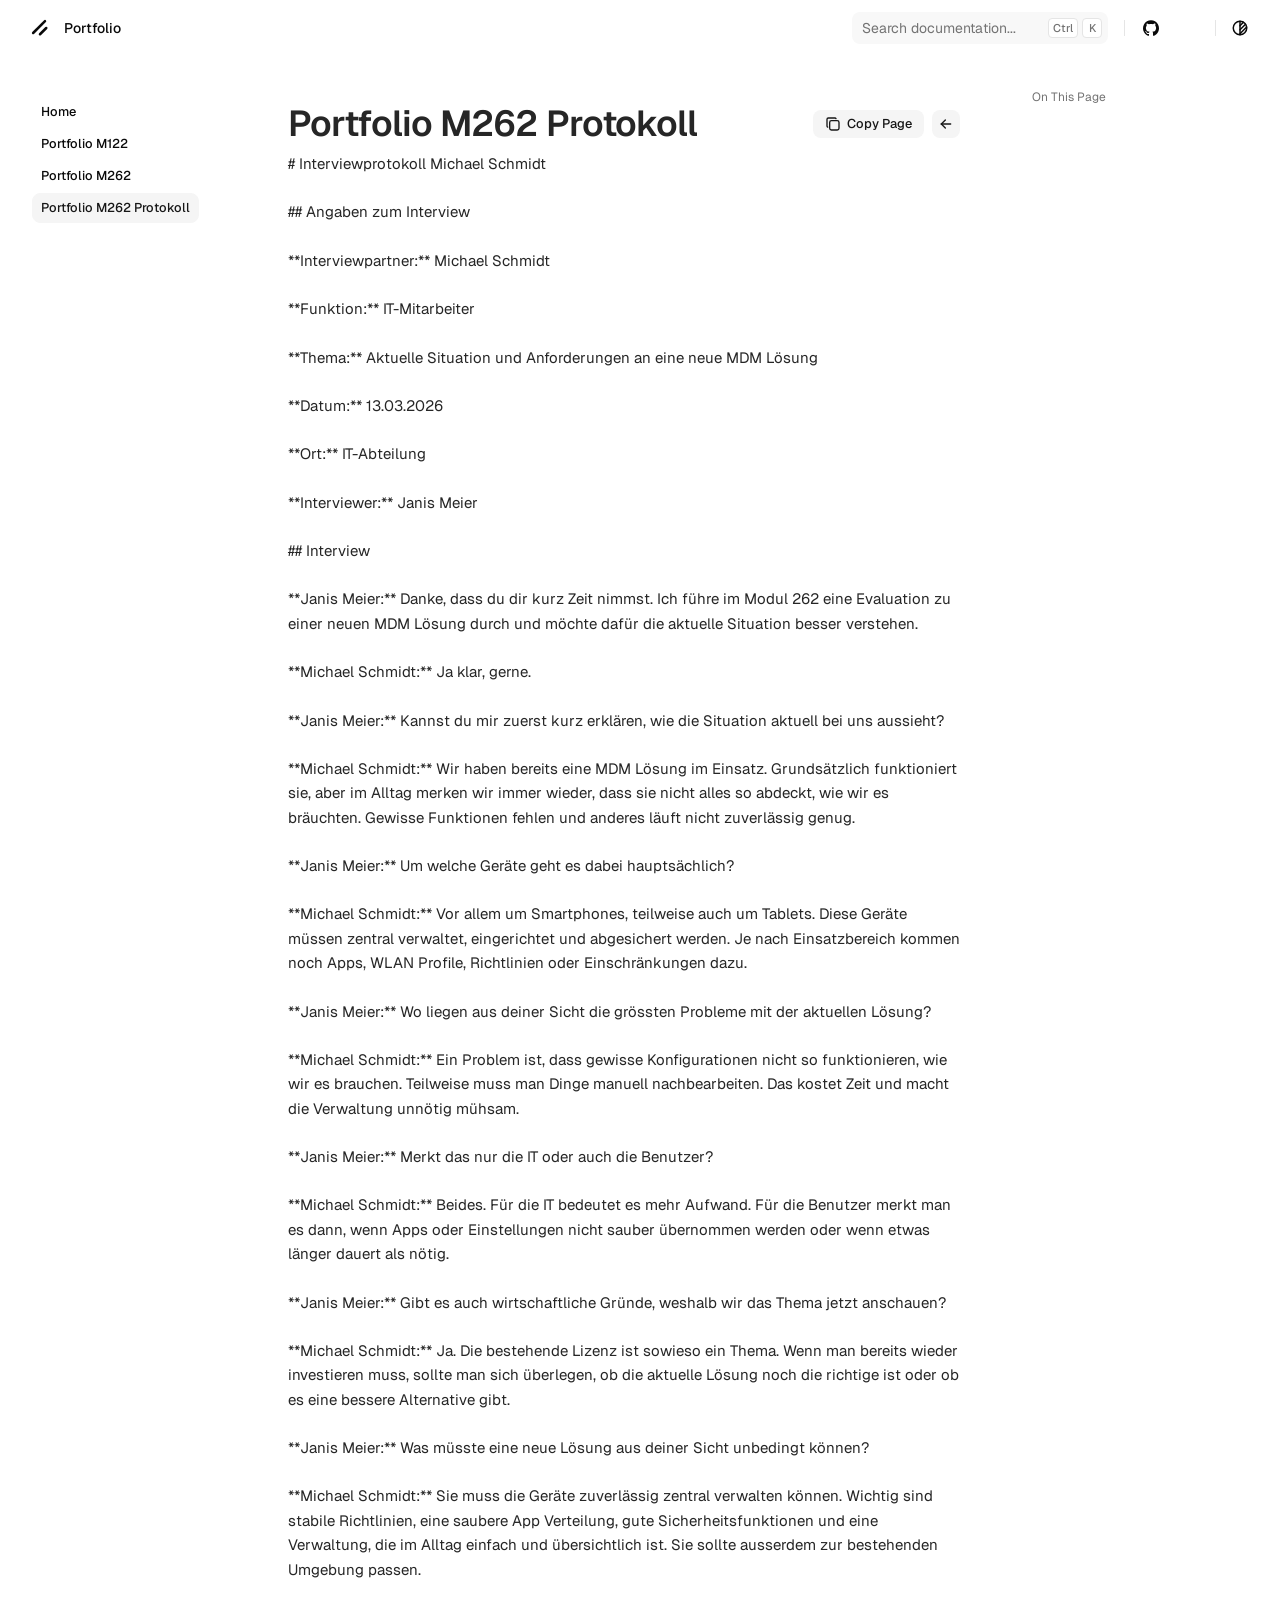
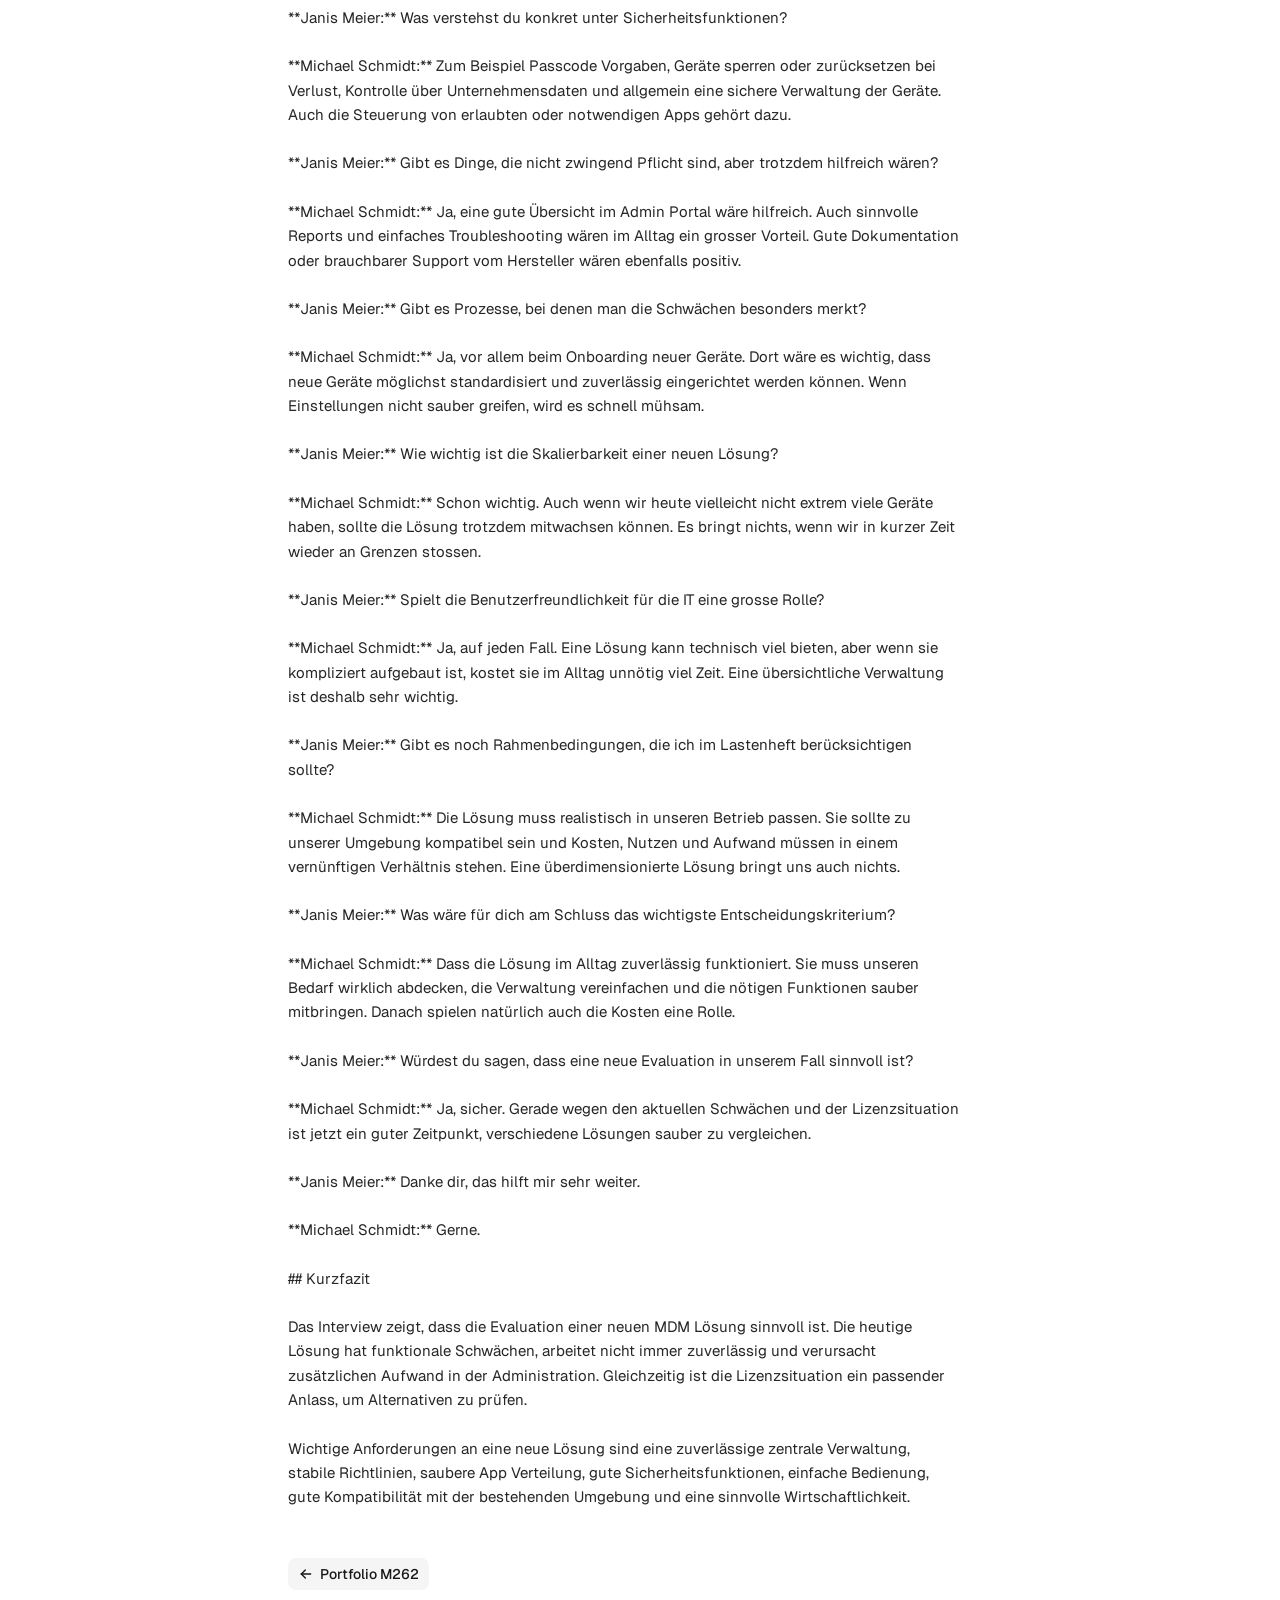
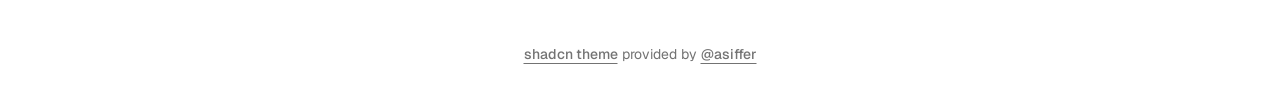
<file: P_M262_Protokoll/index.html>
<!DOCTYPE html>
<html lang="en">

<head>
    <script>
        // for search plugin notably
        const base_url = "https://1lazyprogrammer.github.io/portfolio/";
    </script>
    <script>
    const darkTheme = window.matchMedia("(prefers-color-scheme: dark)");
    darkTheme.onchange = (e) => {
        if (e.matches) {
            document.documentElement.classList.add("dark")
            localStorage.theme = 'dark';
        } else {
            document.documentElement.classList.remove("dark")
            localStorage.removeItem("theme")
        }
    };

    // On page load. Priotiry to lcaolStorage
    if (localStorage.theme === "dark") {
        document.documentElement.classList.add("dark")
    } else if (localStorage.theme === "light") {
        document.documentElement.classList.remove("dark")
    } else if (darkTheme.matches) {
        document.documentElement.classList.add("dark")
    } else {
        document.documentElement.classList.remove("dark")
    }

    // set the layout based on localStorage
    document.documentElement.classList.add(localStorage.getItem("html-layout") || "layout-fixed");
</script>


    <meta charset="UTF-8">
    <meta name="viewport" content="width=device-width, initial-scale=1">
    <title>Portfolio M262 Protokoll - Portfolio</title>
    


<title>Portfolio M262 Protokoll</title>









<link rel="canonical" href="https://1lazyprogrammer.github.io/portfolio/P_M262_Protokoll/">


<!-- Open Graph (Facebook, LinkedIn) -->

<meta property="og:title" content="Portfolio M262 Protokoll">





<meta property="og:url" content="https://1lazyprogrammer.github.io/portfolio/P_M262_Protokoll/">






<!-- Twitter Card -->

<meta name="twitter:title" content="Portfolio M262 Protokoll">






<!-- JSON-LD Structured Data -->



    <link rel="icon" href="../img/favicon.ico">

    <link href="../css/base.css" rel="stylesheet">
    <link href="../css/geist.css" rel="stylesheet">

    
    

<link id="pygments-light" rel="stylesheet"
    href="../css/pygments/shadcn-light.css">
<link id="pygments-dark" rel="stylesheet"
    href="../css/pygments/github-dark.css"
    media="(prefers-color-scheme: dark)">


    
    <link href="../extra.css" rel="stylesheet">

    

    <script src="../js/callbacks.js"></script>

    

    

    

</head>

<body
    class="text-foreground group/body overscroll-none font-sans antialiased [--footer-height:calc(var(--spacing)*14)] [--header-height:calc(var(--spacing)*14)] xl:[--footer-height:calc(var(--spacing)*24)] theme-default">
    <div id="inner-body" class="bg-background relative z-10 flex min-h-svh flex-col">
        <header class="bg-background sticky top-0 z-50 w-full" view-transition-name="header">
    <div class="container-wrapper 3xl:fixed:px-0 px-6">
        <div class="3xl:fixed:container flex h-(--header-height) items-center gap-2 **:data-[slot=separator]:!h-4">
            <button id="menu-button" data-slot="popover-trigger" onclick="onMobileMenuButtonClick(event)"
                class="group whitespace-nowrap rounded-md text-sm font-medium transition-all disabled:pointer-events-none disabled:opacity-50 [&amp;_svg]:pointer-events-none [&amp;_svg:not([class*='size-'])]:size-4 shrink-0 [&amp;_svg]:shrink-0 outline-none focus-visible:border-ring focus-visible:ring-ring/50 aria-invalid:ring-destructive/20 dark:aria-invalid:ring-destructive/40 aria-invalid:border-destructive hover:text-accent-foreground px-4 py-2 has-[&gt;svg]:px-3 extend-touch-target h-8 touch-manipulation items-center justify-start gap-2.5 !p-0 hover:bg-transparent focus-visible:bg-transparent focus-visible:ring-0 active:bg-transparent dark:hover:bg-transparent flex lg:hidden"
                type="button" aria-haspopup="dialog" aria-expanded="false" aria-controls="radix-«Rmplb»"
                data-state="closed">
                <div class="relative flex h-8 w-4 items-center justify-center">
                    <div class="relative size-4">
                        <!-- 16px x 16px -->
                        <svg xmlns="http://www.w3.org/2000/svg" viewBox="0 0 16 16" fill="none" stroke="currentColor"
                            stroke-width="2" stroke-linecap="round" stroke-linejoin="round">
                            <line x1="0" x2="16" y1="5" y2="5"
                                class="group-data-[state=open]:translate-y-[2.25px] group-data-[state=open]:-translate-x-[2.25px] group-data-[state=open]:rotate-45 transition-all duration-300 origin-center" />
                            <line x1="0" x2="16" y1="11" y2="11"
                                class="group-data-[state=open]:-translate-y-[2.25px] group-data-[state=open]:-translate-x-[2.25px] group-data-[state=open]:-rotate-45 transition-all duration-300 origin-center" />
                        </svg>
                    </div>

                    <span class="sr-only">Toggle Menu</span>
                </div>
                <span class="flex h-8 items-center text-lg leading-none font-medium">Menu</span>
            </button>
            <a data-slot="button"
                class="items-center justify-center gap-2 whitespace-nowrap rounded-md text-sm font-medium transition-all disabled:pointer-events-none disabled:opacity-50 [&_svg]:pointer-events-none [&_svg:not([class*='size-'])]:size-5 shrink-0 [&_svg]:shrink-0 outline-none focus-visible:border-ring focus-visible:ring-ring/50 focus-visible:ring-[3px] aria-invalid:ring-destructive/20 dark:aria-invalid:ring-destructive/40 aria-invalid:border-destructive hover:bg-accent hover:text-accent-foreground dark:hover:bg-accent/50 hidden h-8 lg:flex"
                href="https://1lazyprogrammer.github.io/portfolio/">
                <span class="size-8 flex flex-row justify-center items-center">
                    

<svg xmlns="http://www.w3.org/2000/svg" viewBox="0 0 256 256"
    class="size-5">
    <rect width="256" height="256" fill="none"></rect>
    <line x1="208" y1="128" x2="128" y2="208" fill="none" stroke="currentColor" stroke-linecap="round"
        stroke-linejoin="round" stroke-width="32"></line>
    <line x1="192" y1="40" x2="40" y2="192" fill="none" stroke="currentColor" stroke-linecap="round"
        stroke-linejoin="round" stroke-width="32"></line>
</svg>


                </span>

                
                <h1 class="pr-2">Portfolio</h1>
                
            </a>
            
            <div class="ml-auto flex items-center gap-2 md:flex-1 md:justify-end">
                <div class="hidden w-full flex-1 md:flex md:w-auto md:flex-none">
                    <button data-slot="dialog-trigger" onclick="onSearchBarClick(event)"
    class="inline-flex items-center gap-2 whitespace-nowrap rounded-md text-sm transition-all disabled:pointer-events-none disabled:opacity-50 [&amp;_svg]:pointer-events-none [&amp;_svg:not([class*='size-'])]:size-4 shrink-0 [&amp;_svg]:shrink-0 outline-none focus-visible:border-ring focus-visible:ring-ring/50 focus-visible:ring-[3px] aria-invalid:ring-destructive/20 dark:aria-invalid:ring-destructive/40 aria-invalid:border-destructive hover:bg-secondary/80 px-4 py-2 has-[&gt;svg]:px-3 bg-surface text-surface-foreground/60 dark:bg-card relative h-8 w-full justify-start pl-2.5 font-normal shadow-none sm:pr-12 md:w-40 lg:w-56 xl:w-64"
    type="button" aria-haspopup="dialog" aria-expanded="false" aria-controls="radix-«R66plb»" data-state="closed">
    <span class="text-muted-foreground hidden lg:inline-flex">Search documentation...</span>
    <span class="text-muted-foreground inline-flex lg:hidden">Search...</span>
    <div class="absolute top-1.5 right-1.5 hidden gap-1 sm:flex">
        <kbd
            class="bg-background text-muted-foreground pointer-events-none flex h-5 items-center justify-center gap-1 rounded border px-1 font-sans text-[0.7rem] font-medium select-none [&amp;_svg:not([class*='size-'])]:size-3">Ctrl</kbd><kbd
            class="bg-background text-muted-foreground pointer-events-none flex h-5 items-center justify-center gap-1 rounded border px-1 font-sans text-[0.7rem] font-medium select-none [&amp;_svg:not([class*='size-'])]:size-3 aspect-square">K</kbd>
    </div>
</button>
<dialog id="search-dialog" onclick="onSearchDialogClick(event)"
    class="fixed top-1/2 left-1/2 -translate-x-1/2 -translate-y-1/2 bg-background rounded-lg shadow-lg border overflow-hidden p-0">
    <div class="w-lg gap-4">
        <div class="flex h-full w-full flex-col overflow-hidden rounded-md bg-popover text-popover-foreground">
            <div data-slot="command-input-wrapper" class="flex h-9 items-center gap-2 border-b px-3"><svg
                    xmlns="http://www.w3.org/2000/svg" width="24" height="24" viewBox="0 0 24 24" fill="none"
                    stroke="currentColor" stroke-width="2" stroke-linecap="round" stroke-linejoin="round"
                    class="lucide lucide-search size-4 shrink-0 opacity-50">
                    <circle cx="11" cy="11" r="8"></circle>
                    <path d="m21 21-4.3-4.3"></path>
                </svg>
                <input data-slot="command-input"
                    class="placeholder:text-muted-foreground flex h-10 w-full rounded-md bg-transparent py-3 text-sm outline-hidden disabled:cursor-not-allowed disabled:opacity-50"
                    placeholder="Search documentation..." cmdk-input="" autocomplete="off" autocorrect="off"
                    spellcheck="false" aria-autocomplete="list" role="combobox" aria-expanded="true"
                    aria-controls="radix-«r1t6»" aria-labelledby="radix-«r1t7»" id="radix-«r1t8»" type="text" value=""
                    aria-activedescendant="radix-«r1th»" oninput="onInputHandler(event)">
            </div>
        </div>
        <div id="mkdocs-search-results">
            <!-- search results go there -->
        </div>
    </div>
</dialog>
<script>
    document.removeEventListener("keydown", searchShortcutHandler);
    document.addEventListener("keydown", searchShortcutHandler);
</script>
                </div>
                <div data-orientation="vertical" role="none" data-slot="separator"
                    class="bg-border shrink-0 data-[orientation=horizontal]:h-px data-[orientation=horizontal]:w-full data-[orientation=vertical]:h-full data-[orientation=vertical]:w-px ml-2 hidden lg:block">
                </div>
                <a target="_blank" rel="noreferrer" data-slot="button"
                    class="inline-flex items-center justify-center whitespace-nowrap text-sm font-medium transition-all disabled:pointer-events-none disabled:opacity-50 [&amp;_svg]:pointer-events-none [&amp;_svg:not([class*='size-'])]:size-4 shrink-0 [&amp;_svg]:shrink-0 outline-none focus-visible:border-ring focus-visible:ring-ring/50 focus-visible:ring-[3px] aria-invalid:ring-destructive/20 dark:aria-invalid:ring-destructive/40 aria-invalid:border-destructive hover:bg-accent hover:text-accent-foreground dark:hover:bg-accent/50 rounded-md gap-1.5 px-3 has-[&gt;svg]:px-2.5 h-8 shadow-none"
                    href="None">
                    <svg viewBox="0 0 438.549 438.549">
                        <path fill="currentColor"
                            d="M409.132 114.573c-19.608-33.596-46.205-60.194-79.798-79.8-33.598-19.607-70.277-29.408-110.063-29.408-39.781 0-76.472 9.804-110.063 29.408-33.596 19.605-60.192 46.204-79.8 79.8C9.803 148.168 0 184.854 0 224.63c0 47.78 13.94 90.745 41.827 128.906 27.884 38.164 63.906 64.572 108.063 79.227 5.14.954 8.945.283 11.419-1.996 2.475-2.282 3.711-5.14 3.711-8.562 0-.571-.049-5.708-.144-15.417a2549.81 2549.81 0 01-.144-25.406l-6.567 1.136c-4.187.767-9.469 1.092-15.846 1-6.374-.089-12.991-.757-19.842-1.999-6.854-1.231-13.229-4.086-19.13-8.559-5.898-4.473-10.085-10.328-12.56-17.556l-2.855-6.57c-1.903-4.374-4.899-9.233-8.992-14.559-4.093-5.331-8.232-8.945-12.419-10.848l-1.999-1.431c-1.332-.951-2.568-2.098-3.711-3.429-1.142-1.331-1.997-2.663-2.568-3.997-.572-1.335-.098-2.43 1.427-3.289 1.525-.859 4.281-1.276 8.28-1.276l5.708.853c3.807.763 8.516 3.042 14.133 6.851 5.614 3.806 10.229 8.754 13.846 14.842 4.38 7.806 9.657 13.754 15.846 17.847 6.184 4.093 12.419 6.136 18.699 6.136 6.28 0 11.704-.476 16.274-1.423 4.565-.952 8.848-2.383 12.847-4.285 1.713-12.758 6.377-22.559 13.988-29.41-10.848-1.14-20.601-2.857-29.264-5.14-8.658-2.286-17.605-5.996-26.835-11.14-9.235-5.137-16.896-11.516-22.985-19.126-6.09-7.614-11.088-17.61-14.987-29.979-3.901-12.374-5.852-26.648-5.852-42.826 0-23.035 7.52-42.637 22.557-58.817-7.044-17.318-6.379-36.732 1.997-58.24 5.52-1.715 13.706-.428 24.554 3.853 10.85 4.283 18.794 7.952 23.84 10.994 5.046 3.041 9.089 5.618 12.135 7.708 17.705-4.947 35.976-7.421 54.818-7.421s37.117 2.474 54.823 7.421l10.849-6.849c7.419-4.57 16.18-8.758 26.262-12.565 10.088-3.805 17.802-4.853 23.134-3.138 8.562 21.509 9.325 40.922 2.279 58.24 15.036 16.18 22.559 35.787 22.559 58.817 0 16.178-1.958 30.497-5.853 42.966-3.9 12.471-8.941 22.457-15.125 29.979-6.191 7.521-13.901 13.85-23.131 18.986-9.232 5.14-18.182 8.85-26.84 11.136-8.662 2.286-18.415 4.004-29.263 5.146 9.894 8.562 14.842 22.077 14.842 40.539v60.237c0 3.422 1.19 6.279 3.572 8.562 2.379 2.279 6.136 2.95 11.276 1.995 44.163-14.653 80.185-41.062 108.068-79.226 27.88-38.161 41.825-81.126 41.825-128.906-.01-39.771-9.818-76.454-29.414-110.049z">
                        </path>
                    </svg>
                    
                    <span id="stargazers" class="text-muted-foreground w-8 text-xs tabular-nums" onload="test()">
                    </span>
                    
                </a>
                <div data-orientation="vertical" role="none" data-slot="separator"
                    class="bg-border shrink-0 data-[orientation=horizontal]:h-px data-[orientation=horizontal]:w-full data-[orientation=vertical]:h-full data-[orientation=vertical]:w-px 3xl:flex hidden">
                </div>
                <button data-slot="button"
                    class="items-center justify-center gap-2 whitespace-nowrap rounded-md text-sm font-medium transition-all disabled:pointer-events-none disabled:opacity-50 [&amp;_svg]:pointer-events-none [&amp;_svg:not([class*='size-'])]:size-4 shrink-0 [&amp;_svg]:shrink-0 outline-none focus-visible:border-ring focus-visible:ring-ring/50 focus-visible:ring-[3px] aria-invalid:ring-destructive/20 dark:aria-invalid:ring-destructive/40 aria-invalid:border-destructive hover:bg-accent hover:text-accent-foreground dark:hover:bg-accent/50 size-8 3xl:flex hidden"
                    title="Toggle layout" onclick="toggleLayout(event)">
                    <span class="sr-only">Toggle layout</span>
                    <svg xmlns="http://www.w3.org/2000/svg" width="24" height="24" viewBox="0 0 24 24" fill="none"
                        stroke="currentColor" stroke-width="2" stroke-linecap="round" stroke-linejoin="round"
                        class="lucide lucide-gallery-horizontal">
                        <path d="M2 3v18"></path>
                        <rect width="12" height="18" x="6" y="3" rx="2"></rect>
                        <path d="M22 3v18"></path>
                    </svg>
                </button>
                <div data-orientation="vertical" role="none" data-slot="separator"
                    class="bg-border shrink-0 data-[orientation=horizontal]:h-px data-[orientation=horizontal]:w-full data-[orientation=vertical]:h-full data-[orientation=vertical]:w-px">
                </div>
                <button data-slot="button"
                    class="inline-flex items-center justify-center gap-2 whitespace-nowrap rounded-md text-sm font-medium transition-all disabled:pointer-events-none disabled:opacity-50 [&amp;_svg]:pointer-events-none [&amp;_svg:not([class*='size-'])]:size-4 shrink-0 [&amp;_svg]:shrink-0 outline-none focus-visible:border-ring focus-visible:ring-ring/50 focus-visible:ring-[3px] aria-invalid:ring-destructive/20 dark:aria-invalid:ring-destructive/40 aria-invalid:border-destructive hover:bg-accent hover:text-accent-foreground dark:hover:bg-accent/50 group/toggle extend-touch-target size-8"
                    title="Toggle theme" onclick="onThemeSwitch(event)">
                    <svg xmlns="http://www.w3.org/2000/svg" width="24" height="24" viewBox="0 0 24 24" fill="none"
                        stroke="currentColor" stroke-width="2" stroke-linecap="round" stroke-linejoin="round"
                        class="size-4.5">
                        <path stroke="none" d="M0 0h24v24H0z" fill="none"></path>
                        <path d="M12 12m-9 0a9 9 0 1 0 18 0a9 9 0 1 0 -18 0"></path>
                        <path d="M12 3l0 18"></path>
                        <path d="M12 9l4.65 -4.65"></path>
                        <path d="M12 14.3l7.37 -7.37"></path>
                        <path d="M12 19.6l8.85 -8.85"></path>
                    </svg>
                    <span class="sr-only">Toggle theme</span>
                </button>
            </div>
        </div>
    </div>
</header>
        <main class="flex flex-1 flex-col">
            <div class="container-wrapper flex flex-1 flex-col px-2">
                <div data-slot="sidebar-wrapper" style="--sidebar-width: 16rem; --sidebar-width-icon: 3rem;"
                    class="group/sidebar-wrapper has-data-[variant=inset]:bg-sidebar flex w-full 3xl:fixed:container 3xl:fixed:px-3 min-h-min flex-1 items-start px-0 [--sidebar-width:220px] [--top-spacing:0] lg:grid lg:grid-cols-[var(--sidebar-width)_minmax(0,1fr)] lg:[--sidebar-width:240px] lg:[--top-spacing:calc(var(--spacing)*4)]">
                    <div data-slot="sidebar"
                        class="text-sidebar-foreground w-(--sidebar-width) flex-col sticky top-[calc(var(--header-height)+1px)] z-30 hidden h-[calc(100svh-var(--header-height)-var(--footer-height))] bg-transparent lg:flex">
                        <div data-slot="sidebar-content" data-sidebar="content"
                            class="flex min-h-0 flex-1 flex-col gap-2 overflow-auto group-data-[collapsible=icon]:overflow-hidden no-scrollbar px-2 pb-12">
                            <div class="h-(--top-spacing) shrink-0"></div>
                            <div view-transition-name="sidebar" data-slot="sidebar-group" data-sidebar="group"
    class="relative flex w-full min-w-0 flex-col p-2 no-scrollbar">
    

    
    
    

    

    
    

    
    <div data-slot="sidebar-group" data-sidebar="group" class="relative flex w-full min-w-0 flex-col p-2">
        <div data-slot="sidebar-group-content" data-sidebar="group-content" class="w-full text-sm">
            <ul data-slot="sidebar-menu" data-sidebar="menu" class="flex w-full min-w-0 flex-col gap-0.5">
                
                
                <li data-slot="sidebar-menu-item" data-sidebar="menu-item" class="group/menu-item relative">
    <a data-slot="sidebar-menu-button" data-active="false" data-sidebar="menu-button"
        data-size="default" href="/portfolio/"
        class="hover:bg-sidebar-accent hover:text-sidebar-accent-foreground peer/menu-button flex items-center gap-2 rounded-md p-2 text-left outline-hidden ring-sidebar-ring transition-[width,height,padding] focus-visible:ring-2 active:bg-sidebar-accent active:text-sidebar-accent-foreground disabled:pointer-events-none disabled:opacity-50 group-has-data-[sidebar=menu-action]/menu-item:pr-8 aria-disabled:pointer-events-none aria-disabled:opacity-50 data-[active=true]:font-medium data-[active=true]:text-sidebar-accent-foreground data-[state=open]:hover:bg-sidebar-accent data-[state=open]:hover:text-sidebar-accent-foreground group-data-[collapsible=icon]:size-8! group-data-[collapsible=icon]:p-2! [&>span:last-child]:truncate [&>svg]:size-4 [&>svg]:shrink-0 data-[active=true]:bg-accent data-[active=true]:border-accent 3xl:fixed:w-full 3xl:fixed:max-w-48 relative h-[30px] w-fit overflow-visible border border-transparent text-[0.8rem] font-medium after:absolute after:inset-x-0 after:-inset-y-1 after:z-0 after:rounded-md">

        
        Home
        

        

        

        
    </a>
</li>
                
                
                
                <li data-slot="sidebar-menu-item" data-sidebar="menu-item" class="group/menu-item relative">
    <a data-slot="sidebar-menu-button" data-active="false" data-sidebar="menu-button"
        data-size="default" href="/portfolio/P_M122/"
        class="hover:bg-sidebar-accent hover:text-sidebar-accent-foreground peer/menu-button flex items-center gap-2 rounded-md p-2 text-left outline-hidden ring-sidebar-ring transition-[width,height,padding] focus-visible:ring-2 active:bg-sidebar-accent active:text-sidebar-accent-foreground disabled:pointer-events-none disabled:opacity-50 group-has-data-[sidebar=menu-action]/menu-item:pr-8 aria-disabled:pointer-events-none aria-disabled:opacity-50 data-[active=true]:font-medium data-[active=true]:text-sidebar-accent-foreground data-[state=open]:hover:bg-sidebar-accent data-[state=open]:hover:text-sidebar-accent-foreground group-data-[collapsible=icon]:size-8! group-data-[collapsible=icon]:p-2! [&>span:last-child]:truncate [&>svg]:size-4 [&>svg]:shrink-0 data-[active=true]:bg-accent data-[active=true]:border-accent 3xl:fixed:w-full 3xl:fixed:max-w-48 relative h-[30px] w-fit overflow-visible border border-transparent text-[0.8rem] font-medium after:absolute after:inset-x-0 after:-inset-y-1 after:z-0 after:rounded-md">

        
        Portfolio M122
        

        

        

        
    </a>
</li>
                
                
                
                <li data-slot="sidebar-menu-item" data-sidebar="menu-item" class="group/menu-item relative">
    <a data-slot="sidebar-menu-button" data-active="false" data-sidebar="menu-button"
        data-size="default" href="/portfolio/P_M262/"
        class="hover:bg-sidebar-accent hover:text-sidebar-accent-foreground peer/menu-button flex items-center gap-2 rounded-md p-2 text-left outline-hidden ring-sidebar-ring transition-[width,height,padding] focus-visible:ring-2 active:bg-sidebar-accent active:text-sidebar-accent-foreground disabled:pointer-events-none disabled:opacity-50 group-has-data-[sidebar=menu-action]/menu-item:pr-8 aria-disabled:pointer-events-none aria-disabled:opacity-50 data-[active=true]:font-medium data-[active=true]:text-sidebar-accent-foreground data-[state=open]:hover:bg-sidebar-accent data-[state=open]:hover:text-sidebar-accent-foreground group-data-[collapsible=icon]:size-8! group-data-[collapsible=icon]:p-2! [&>span:last-child]:truncate [&>svg]:size-4 [&>svg]:shrink-0 data-[active=true]:bg-accent data-[active=true]:border-accent 3xl:fixed:w-full 3xl:fixed:max-w-48 relative h-[30px] w-fit overflow-visible border border-transparent text-[0.8rem] font-medium after:absolute after:inset-x-0 after:-inset-y-1 after:z-0 after:rounded-md">

        
        Portfolio M262
        

        

        

        
    </a>
</li>
                
                
                
                <li data-slot="sidebar-menu-item" data-sidebar="menu-item" class="group/menu-item relative">
    <a data-slot="sidebar-menu-button" data-active="true" data-sidebar="menu-button"
        data-size="default" href="/portfolio/P_M262_Protokoll/"
        class="hover:bg-sidebar-accent hover:text-sidebar-accent-foreground peer/menu-button flex items-center gap-2 rounded-md p-2 text-left outline-hidden ring-sidebar-ring transition-[width,height,padding] focus-visible:ring-2 active:bg-sidebar-accent active:text-sidebar-accent-foreground disabled:pointer-events-none disabled:opacity-50 group-has-data-[sidebar=menu-action]/menu-item:pr-8 aria-disabled:pointer-events-none aria-disabled:opacity-50 data-[active=true]:font-medium data-[active=true]:text-sidebar-accent-foreground data-[state=open]:hover:bg-sidebar-accent data-[state=open]:hover:text-sidebar-accent-foreground group-data-[collapsible=icon]:size-8! group-data-[collapsible=icon]:p-2! [&>span:last-child]:truncate [&>svg]:size-4 [&>svg]:shrink-0 data-[active=true]:bg-accent data-[active=true]:border-accent 3xl:fixed:w-full 3xl:fixed:max-w-48 relative h-[30px] w-fit overflow-visible border border-transparent text-[0.8rem] font-medium after:absolute after:inset-x-0 after:-inset-y-1 after:z-0 after:rounded-md">

        
        Portfolio M262 Protokoll
        

        

        

        
    </a>
</li>
                
                
            </ul>
        </div>
    </div>
    

    


    
</div>
                        </div>
                    </div>
                    <div class="h-full w-full">
                        <div data-slot="docs" class="flex items-stretch text-[1.05rem] sm:text-[15px] xl:w-full">
                            <div class="flex min-w-0 flex-1 flex-col">
                                <div class="h-(--top-spacing) shrink-0"></div>
                                <article class="w-full" view-transition-name="page">
  <div class="flex flex-col gap-2">
    <div class="flex flex-col gap-2">
      <div id="page-header" class="flex items-start justify-between">
        <h1
          class="scroll-m-20 text-4xl font-semibold tracking-tight sm:text-3xl xl:text-4xl"
        >
          Portfolio M262 Protokoll
        </h1>

        <div class="flex items-center gap-2 pt-1.5">
          
<button onclick="fetch(`https://1lazyprogrammer.github.io/portfolio/P_M262_Protokoll.md`).then((r) => r.blob()).then((blob) => navigator.clipboard.write([new ClipboardItem({ 'text/plain': blob })]))" 
        data-slot="button" 
        class="cursor-pointer inline-flex items-center justify-center whitespace-nowrap text-sm font-medium transition-all disabled:pointer-events-none disabled:opacity-50 [&_svg]:pointer-events-none [&_svg:not([class*='size-'])]:size-4 shrink-0 [&_svg]:shrink-0 outline-none focus-visible:border-ring focus-visible:ring-ring/50 focus-visible:ring-[3px] aria-invalid:ring-destructive/20 dark:aria-invalid:ring-destructive/40 aria-invalid:border-destructive bg-secondary text-secondary-foreground hover:bg-secondary/80 rounded-md gap-1.5 px-3 has-[&>svg]:px-2.5 h-8 shadow-none md:h-7 md:text-[0.8rem]">
<svg xmlns="http://www.w3.org/2000/svg" width="24" height="24" viewBox="0 0 24 24" fill="none" stroke="currentColor" stroke-width="2" stroke-linecap="round" stroke-linejoin="round" class="tabler-icon tabler-icon-copy ">
    <path d="M7 7m0 2.667a2.667 2.667 0 0 1 2.667 -2.667h8.666a2.667 2.667 0 0 1 2.667 2.667v8.666a2.667 2.667 0 0 1 -2.667 2.667h-8.666a2.667 2.667 0 0 1 -2.667 -2.667z"></path><path d="M4.012 16.737a2.005 2.005 0 0 1 -1.012 -1.737v-10c0 -1.1 .9 -2 2 -2h10c.75 0 1.158 .385 1.5 1"></path>
</svg>
<span class="max-md:hidden">Copy Page</span>
</button> 
          
          <a
            data-slot="button"
            id="previous-button"
            class="inline-flex items-center justify-center gap-2 whitespace-nowrap rounded-md text-sm font-medium transition-all disabled:pointer-events-none disabled:opacity-50 [&amp;_svg]:pointer-events-none [&amp;_svg:not([class*='size-'])]:size-4 shrink-0 [&amp;_svg]:shrink-0 outline-none focus-visible:border-ring focus-visible:ring-ring/50 focus-visible:ring-[3px] aria-invalid:ring-destructive/20 dark:aria-invalid:ring-destructive/40 aria-invalid:border-destructive bg-secondary text-secondary-foreground hover:bg-secondary/80 extend-touch-target size-8 shadow-none md:size-7"
            href="/portfolio/P_M262/"
          >
            <svg
              xmlns="http://www.w3.org/2000/svg"
              width="24"
              height="24"
              viewBox="0 0 24 24"
              fill="none"
              stroke="currentColor"
              stroke-width="2"
              stroke-linecap="round"
              stroke-linejoin="round"
              class="tabler-icon tabler-icon-arrow-left"
            >
              <path d="M5 12l14 0"></path>
              <path d="M5 12l6 6"></path>
              <path d="M5 12l6 -6"></path>
            </svg>
            <span class="sr-only">Previous</span>
          </a>
           
          
        </div>
      </div>
      
    </div>
    <div class="flex justify-end items-center">
       
    </div>
  </div>
  <div class="typography w-full flex-1 *:data-[slot=alert]:first:mt-0">
    <p># Interviewprotokoll Michael Schmidt</p>
<p>## Angaben zum Interview</p>
<p>**Interviewpartner:** Michael Schmidt  </p>
<p>**Funktion:** IT-Mitarbeiter  </p>
<p>**Thema:** Aktuelle Situation und Anforderungen an eine neue MDM Lösung  </p>
<p>**Datum:** 13.03.2026  </p>
<p>**Ort:** IT-Abteilung  </p>
<p>**Interviewer:** Janis Meier  </p>
<p>## Interview</p>
<p>**Janis Meier:** Danke, dass du dir kurz Zeit nimmst. Ich führe im Modul 262 eine Evaluation zu einer neuen MDM Lösung durch und möchte dafür die aktuelle Situation besser verstehen.</p>
<p>**Michael Schmidt:** Ja klar, gerne.</p>
<p>**Janis Meier:** Kannst du mir zuerst kurz erklären, wie die Situation aktuell bei uns aussieht?</p>
<p>**Michael Schmidt:** Wir haben bereits eine MDM Lösung im Einsatz. Grundsätzlich funktioniert sie, aber im Alltag merken wir immer wieder, dass sie nicht alles so abdeckt, wie wir es bräuchten. Gewisse Funktionen fehlen und anderes läuft nicht zuverlässig genug.</p>
<p>**Janis Meier:** Um welche Geräte geht es dabei hauptsächlich?</p>
<p>**Michael Schmidt:** Vor allem um Smartphones, teilweise auch um Tablets. Diese Geräte müssen zentral verwaltet, eingerichtet und abgesichert werden. Je nach Einsatzbereich kommen noch Apps, WLAN Profile, Richtlinien oder Einschränkungen dazu.</p>
<p>**Janis Meier:** Wo liegen aus deiner Sicht die grössten Probleme mit der aktuellen Lösung?</p>
<p>**Michael Schmidt:** Ein Problem ist, dass gewisse Konfigurationen nicht so funktionieren, wie wir es brauchen. Teilweise muss man Dinge manuell nachbearbeiten. Das kostet Zeit und macht die Verwaltung unnötig mühsam.</p>
<p>**Janis Meier:** Merkt das nur die IT oder auch die Benutzer?</p>
<p>**Michael Schmidt:** Beides. Für die IT bedeutet es mehr Aufwand. Für die Benutzer merkt man es dann, wenn Apps oder Einstellungen nicht sauber übernommen werden oder wenn etwas länger dauert als nötig.</p>
<p>**Janis Meier:** Gibt es auch wirtschaftliche Gründe, weshalb wir das Thema jetzt anschauen?</p>
<p>**Michael Schmidt:** Ja. Die bestehende Lizenz ist sowieso ein Thema. Wenn man bereits wieder investieren muss, sollte man sich überlegen, ob die aktuelle Lösung noch die richtige ist oder ob es eine bessere Alternative gibt.</p>
<p>**Janis Meier:** Was müsste eine neue Lösung aus deiner Sicht unbedingt können?</p>
<p>**Michael Schmidt:** Sie muss die Geräte zuverlässig zentral verwalten können. Wichtig sind stabile Richtlinien, eine saubere App Verteilung, gute Sicherheitsfunktionen und eine Verwaltung, die im Alltag einfach und übersichtlich ist. Sie sollte ausserdem zur bestehenden Umgebung passen.</p>
<p>**Janis Meier:** Was verstehst du konkret unter Sicherheitsfunktionen?</p>
<p>**Michael Schmidt:** Zum Beispiel Passcode Vorgaben, Geräte sperren oder zurücksetzen bei Verlust, Kontrolle über Unternehmensdaten und allgemein eine sichere Verwaltung der Geräte. Auch die Steuerung von erlaubten oder notwendigen Apps gehört dazu.</p>
<p>**Janis Meier:** Gibt es Dinge, die nicht zwingend Pflicht sind, aber trotzdem hilfreich wären?</p>
<p>**Michael Schmidt:** Ja, eine gute Übersicht im Admin Portal wäre hilfreich. Auch sinnvolle Reports und einfaches Troubleshooting wären im Alltag ein grosser Vorteil. Gute Dokumentation oder brauchbarer Support vom Hersteller wären ebenfalls positiv.</p>
<p>**Janis Meier:** Gibt es Prozesse, bei denen man die Schwächen besonders merkt?</p>
<p>**Michael Schmidt:** Ja, vor allem beim Onboarding neuer Geräte. Dort wäre es wichtig, dass neue Geräte möglichst standardisiert und zuverlässig eingerichtet werden können. Wenn Einstellungen nicht sauber greifen, wird es schnell mühsam.</p>
<p>**Janis Meier:** Wie wichtig ist die Skalierbarkeit einer neuen Lösung?</p>
<p>**Michael Schmidt:** Schon wichtig. Auch wenn wir heute vielleicht nicht extrem viele Geräte haben, sollte die Lösung trotzdem mitwachsen können. Es bringt nichts, wenn wir in kurzer Zeit wieder an Grenzen stossen.</p>
<p>**Janis Meier:** Spielt die Benutzerfreundlichkeit für die IT eine grosse Rolle?</p>
<p>**Michael Schmidt:** Ja, auf jeden Fall. Eine Lösung kann technisch viel bieten, aber wenn sie kompliziert aufgebaut ist, kostet sie im Alltag unnötig viel Zeit. Eine übersichtliche Verwaltung ist deshalb sehr wichtig.</p>
<p>**Janis Meier:** Gibt es noch Rahmenbedingungen, die ich im Lastenheft berücksichtigen sollte?</p>
<p>**Michael Schmidt:** Die Lösung muss realistisch in unseren Betrieb passen. Sie sollte zu unserer Umgebung kompatibel sein und Kosten, Nutzen und Aufwand müssen in einem vernünftigen Verhältnis stehen. Eine überdimensionierte Lösung bringt uns auch nichts.</p>
<p>**Janis Meier:** Was wäre für dich am Schluss das wichtigste Entscheidungskriterium?</p>
<p>**Michael Schmidt:** Dass die Lösung im Alltag zuverlässig funktioniert. Sie muss unseren Bedarf wirklich abdecken, die Verwaltung vereinfachen und die nötigen Funktionen sauber mitbringen. Danach spielen natürlich auch die Kosten eine Rolle.</p>
<p>**Janis Meier:** Würdest du sagen, dass eine neue Evaluation in unserem Fall sinnvoll ist?</p>
<p>**Michael Schmidt:** Ja, sicher. Gerade wegen den aktuellen Schwächen und der Lizenzsituation ist jetzt ein guter Zeitpunkt, verschiedene Lösungen sauber zu vergleichen.</p>
<p>**Janis Meier:** Danke dir, das hilft mir sehr weiter.</p>
<p>**Michael Schmidt:** Gerne.</p>
<p>## Kurzfazit</p>
<p>Das Interview zeigt, dass die Evaluation einer neuen MDM Lösung sinnvoll ist. Die heutige Lösung hat funktionale Schwächen, arbeitet nicht immer zuverlässig und verursacht zusätzlichen Aufwand in der Administration. Gleichzeitig ist die Lizenzsituation ein passender Anlass, um Alternativen zu prüfen.</p>
<p>Wichtige Anforderungen an eine neue Lösung sind eine zuverlässige zentrale Verwaltung, stabile Richtlinien, saubere App Verteilung, gute Sicherheitsfunktionen, einfache Bedienung, gute Kompatibilität mit der bestehenden Umgebung und eine sinnvolle Wirtschaftlichkeit.</p>
  </div>
</article>
                                <div class="mx-auto flex flex-wrap h-16 w-full max-w-2xl items-center gap-2 px-4 md:px-0">
    
    <a data-slot="button"
        class="inline-flex items-center justify-center whitespace-nowrap text-sm font-medium transition-all disabled:pointer-events-none disabled:opacity-50 [&amp;_svg]:pointer-events-none [&amp;_svg:not([class*='size-'])]:size-4 shrink-0 [&amp;_svg]:shrink-0 outline-none focus-visible:border-ring focus-visible:ring-ring/50 focus-visible:ring-[3px] aria-invalid:ring-destructive/20 dark:aria-invalid:ring-destructive/40 aria-invalid:border-destructive bg-secondary text-secondary-foreground hover:bg-secondary/80 h-8 rounded-md gap-1.5 px-3 has-[&gt;svg]:px-2.5 shadow-none"
        href="/portfolio/P_M262/">
        <svg xmlns="http://www.w3.org/2000/svg" width="24" height="24" viewBox="0 0 24 24" fill="none"
            stroke="currentColor" stroke-width="2" stroke-linecap="round" stroke-linejoin="round"
            class="tabler-icon tabler-icon-arrow-left ">
            <path d="M5 12l14 0"></path>
            <path d="M5 12l6 6"></path>
            <path d="M5 12l6 -6"></path>
        </svg>
        <span class="max-[500px]:hidden">Portfolio M262</span>
    </a>
    
    
</div>
                                <dialog id="bottom-sidebar" onclick="onBottomSidebarDialogClick(event)" class="bg-transparent"
    style="position: fixed; left: 0px; top: 0px; transform: translate(0px, 58px); min-width: max-content; --radix-popper-transform-origin: 0% 0px; will-change: transform; z-index: 50; --radix-popper-available-width: 504px; --radix-popper-available-height: 857px; --radix-popper-anchor-width: 72.94999694824219px; --radix-popper-anchor-height: 32px;">
    <div data-side="bottom" data-align="start" data-state="open" role="dialog" data-slot="popover-content"
        class="text-popover-foreground data-[state=open]:animate-in data-[state=closed]:animate-out data-[state=closed]:fade-out-0 data-[state=open]:fade-in-0 data-[state=closed]:zoom-out-95 data-[state=open]:zoom-in-95 data-[side=bottom]:slide-in-from-top-2 data-[side=left]:slide-in-from-right-2 data-[side=right]:slide-in-from-left-2 data-[side=top]:slide-in-from-bottom-2 z-50 origin-(--radix-popover-content-transform-origin) border outline-hidden bg-background/90 no-scrollbar h-(--radix-popper-available-height) w-(--radix-popper-available-width) overflow-y-auto rounded-none border-none p-0 shadow-none backdrop-blur duration-100"
        style="--radix-popover-content-transform-origin: var(--radix-popper-transform-origin); --radix-popover-content-available-width: var(--radix-popper-available-width); --radix-popover-content-available-height: var(--radix-popper-available-height); --radix-popover-trigger-width: var(--radix-popper-anchor-width); --radix-popover-trigger-height: var(--radix-popper-anchor-height);"
        tabindex="-1">
        <div class="flex flex-col gap-12 overflow-auto px-6 py-6">
            
            
            

            
            <div class="flex flex-col gap-4">
                <div class="text-muted-foreground text-sm font-medium">Menu</div>
                <div class="flex flex-col gap-3">
                    
                    <a class="text-2xl font-medium" href="..">
                        
                        Home
                        
                    </a>
                    
                    <a class="text-2xl font-medium" href="../P_M122/">
                        
                        Portfolio M122
                        
                    </a>
                    
                    <a class="text-2xl font-medium" href="../P_M262/">
                        
                        Portfolio M262
                        
                    </a>
                    
                    <a class="text-2xl font-medium" href="./">
                        
                        Portfolio M262 Protokoll
                        
                    </a>
                    
                </div>
            </div>
            

            
            

        </div>
    </div>
</dialog>
                            </div>
                            <div
                                class="sticky top-[calc(var(--header-height)+1px)] z-30 ml-auto hidden h-[calc(100svh-var(--header-height)-var(--footer-height))] w-72 flex-col gap-4 overflow-hidden overscroll-none pb-8 xl:flex">
                                <div class="h-(--top-spacing) shrink-0"></div>
                                <div view-transition-name="toc" class="no-scrollbar overflow-y-auto px-8">
    <div class="flex flex-col gap-2 p-4 pt-0 text-sm">
        <p class="text-muted-foreground bg-background sticky top-0 h-6 text-xs">On This Page</p>
        

    </div>
    <div class="h-12"></div>
</div>
                            </div>
                        </div>
                    </div>
                </div>
            </div>
        </main>
        <footer view-transition-name="footer"
    class="group-has-[.section-soft]/body:bg-surface/40 3xl:fixed:bg-transparent dark:bg-transparent">
    <div class="container-wrapper px-4 xl:px-6">
        <div class="flex h-(--footer-height) items-center justify-between">
            <div class="text-muted-foreground w-full text-center text-xs leading-loose sm:text-sm">
                
                <a href="https://github.com/asiffer/mkdocs-shadcn">shadcn theme</a> provided by
                <a href="https://github.com/asiffer">@asiffer</a>
            </div>
        </div>
    </div>
</footer>
    </div>
     

<script src="../search/main.js"></script>


    

    <script src="../js/copy-button.js"></script>
    <script>updatePygmentsStylesheet();</script>
    
    <script>fetchStargazers("None");</script>
    
    
    
    <script type="speculationrules">
{
  "prerender": [
    {
      "where": {
          "selector_matches": ["#next-button", "#previous-button"],
      }
    }
  ]
}
</script>
</body>

</html>
</file>
<file: css/geist.css>
@font-face {
  font-family: "Geist";
  src: url("../fonts/Geist.woff2") format("woff2");
  font-weight: 100 900;
  font-display: swap;
}

@font-face {
  font-family: "Geist Mono";
  src: url("../fonts/GeistMono.woff2") format("woff2");
  font-weight: 100 900;
  font-display: swap;
}

@font-face {
  font-family: "Inter";
  font-style: normal;
  src: url("../fonts/Inter.woff2") format("woff2");
  font-weight: 100 900;
  font-display: swap;
}

@font-face {
  font-family: "Inter";
  font-style: italic;
  src: url("../fonts/Inter-Italic.woff2") format("woff2");
  font-weight: 100 900;
  font-display: swap;
}
</file>
<file: css/pygments/shadcn-light.css>
pre {
  line-height: 125%;
}
td.linenos .normal {
  color: inherit;
  background-color: transparent;
  padding-left: 5px;
  padding-right: 5px;
}
span.linenos {
  color: inherit;
  background-color: transparent;
  padding-left: 5px;
  padding-right: 5px;
}
td.linenos .special {
  color: #000000;
  background-color: #ffffc0;
  padding-left: 5px;
  padding-right: 5px;
}
span.linenos.special {
  color: #000000;
  background-color: #ffffc0;
  padding-left: 5px;
  padding-right: 5px;
}
.codehilite .hll {
  background-color: var(--color-code-highlight);
}
.codehilite {
  background: var(--color-code);
  color: var(--color-code-foreground);
}
.codehilite .c {
  color: #6e7781;
} /* Comment */
.codehilite .err {
  color: #cf222e;
} /* Error */
.codehilite .k {
  color: #cf222e;
} /* Keyword */
.codehilite .l {
  color: #953800;
} /* Literal */
.codehilite .n {
  color: #8250df;
} /* Name */
.codehilite .o {
  color: #116329;
} /* Operator */
.codehilite .p {
  color: #24292f;
} /* Punctuation */
.codehilite .ch {
  color: #6e7781;
} /* Comment.Hashbang */
.codehilite .cm {
  color: #6e7781;
} /* Comment.Multiline */
.codehilite .cp {
  color: #6e7781;
} /* Comment.Preproc */
.codehilite .cpf {
  color: #6e7781;
} /* Comment.PreprocFile */
.codehilite .c1 {
  color: #6e7781;
} /* Comment.Single */
.codehilite .cs {
  color: #6e7781;
} /* Comment.Special */
.codehilite .gd {
  color: #0550ae;
} /* Generic.Deleted */
.codehilite .ge {
  font-style: italic;
} /* Generic.Emph */
.codehilite .gr {
  color: #cf222e;
} /* Generic.Error */
.codehilite .gh {
  color: #0550ae;
} /* Generic.Heading */
.codehilite .gs {
  font-weight: bold;
} /* Generic.Strong */
.codehilite .gu {
  color: #0550ae;
} /* Generic.Subheading */
.codehilite .kc {
  color: #0550ae;
} /* Keyword.Constant */
.codehilite .kd {
  color: #cf222e;
} /* Keyword.Declaration */
.codehilite .kn {
  color: #cf222e;
} /* Keyword.Namespace */
.codehilite .kp {
  color: #cf222e;
} /* Keyword.Pseudo */
.codehilite .kr {
  color: #cf222e;
} /* Keyword.Reserved */
.codehilite .kt {
  color: #cf222e;
} /* Keyword.Type */
.codehilite .ld {
  color: #953800;
} /* Literal.Date */
.codehilite .m {
  color: #953800;
} /* Literal.Number */
.codehilite .s {
  color: #0a3069;
} /* Literal.String */
.codehilite .na {
  color: #0550ae;
} /* Name.Attribute */
.codehilite .nb {
  color: #953800;
} /* Name.Builtin */
.codehilite .nc {
  color: #0550ae;
} /* Name.Class */
.codehilite .no {
  color: #0550ae;
} /* Name.Constant */
.codehilite .nd {
  color: #0550ae;
} /* Name.Decorator */
.codehilite .ni {
  color: #116329;
} /* Name.Entity */
.codehilite .ne {
  color: #8250df;
} /* Name.Exception */
.codehilite .nf {
  color: #0550ae;
} /* Name.Function */
.codehilite .nl {
  color: #953800;
} /* Name.Label */
.codehilite .nn {
  color: #24292f;
} /* Name.Namespace */
.codehilite .nx {
  color: #1f2328;
} /* Name.Other */
.codehilite .py {
  color: #0550ae;
} /* Name.Property */
.codehilite .nt {
  color: #116329;
} /* Name.Tag */
.codehilite .nv {
  color: #953800;
} /* Name.Variable */
.codehilite .ow {
  color: #8250df;
} /* Operator.Word */
.codehilite .pm {
  color: #24292f;
} /* Punctuation.Marker */
.codehilite .w {
  color: #24292f;
} /* Text.Whitespace */
.codehilite .mb {
  color: #953800;
} /* Literal.Number.Bin */
.codehilite .mf {
  color: #0550ae;
} /* Literal.Number.Float */
.codehilite .mh {
  color: #953800;
} /* Literal.Number.Hex */
.codehilite .mi {
  color: #0550ae;
} /* Literal.Number.Integer */
.codehilite .mo {
  color: #953800;
} /* Literal.Number.Oct */
.codehilite .sa {
  color: #0550ae;
} /* Literal.String.Affix */
.codehilite .sb {
  color: #0550ae;
} /* Literal.String.Backtick */
.codehilite .sc {
  color: #0550ae;
} /* Literal.String.Char */
.codehilite .dl {
  color: #0550ae;
} /* Literal.String.Delimiter */
.codehilite .sd {
  color: #0550ae;
} /* Literal.String.Doc */
.codehilite .s2 {
  color: #0550ae;
} /* Literal.String.Double */
.codehilite .se {
  color: #0550ae;
} /* Literal.String.Escape */
.codehilite .sh {
  color: #0550ae;
} /* Literal.String.Heredoc */
.codehilite .si {
  color: #0550ae;
} /* Literal.String.Interpol */
.codehilite .sx {
  color: #0550ae;
} /* Literal.String.Other */
.codehilite .sr {
  color: #0550ae;
} /* Literal.String.Regex */
.codehilite .s1 {
  color: #0550ae;
} /* Literal.String.Single */
.codehilite .ss {
  color: #0550ae;
} /* Literal.String.Symbol */
.codehilite .bp {
  color: #953800;
} /* Name.Builtin.Pseudo */
.codehilite .fm {
  color: #0550ae;
} /* Name.Function.Magic */
.codehilite .vc {
  color: #953800;
} /* Name.Variable.Class */
.codehilite .vg {
  color: #953800;
} /* Name.Variable.Global */
.codehilite .vi {
  color: #953800;
} /* Name.Variable.Instance */
.codehilite .vm {
  color: #953800;
} /* Name.Variable.Magic */
.codehilite .il {
  color: #953800;
} /* Literal.Number.Integer.Long */
</file>
<file: css/pygments/github-dark.css>
pre { line-height: 125%; }
td.linenos .normal { color: #6e7681; background-color: #0d1117; padding-left: 5px; padding-right: 5px; }
span.linenos { color: #6e7681; background-color: #0d1117; padding-left: 5px; padding-right: 5px; }
td.linenos .special { color: #e6edf3; background-color: #6e7681; padding-left: 5px; padding-right: 5px; }
span.linenos.special { color: #e6edf3; background-color: #6e7681; padding-left: 5px; padding-right: 5px; }
.codehilite .hll { background-color: #6e7681 }
.codehilite { background: #0d1117; color: #E6EDF3 }
.codehilite .c { color: #8B949E; font-style: italic } /* Comment */
.codehilite .err { color: #F85149 } /* Error */
.codehilite .esc { color: #E6EDF3 } /* Escape */
.codehilite .g { color: #E6EDF3 } /* Generic */
.codehilite .k { color: #FF7B72 } /* Keyword */
.codehilite .l { color: #A5D6FF } /* Literal */
.codehilite .n { color: #E6EDF3 } /* Name */
.codehilite .o { color: #FF7B72; font-weight: bold } /* Operator */
.codehilite .x { color: #E6EDF3 } /* Other */
.codehilite .p { color: #E6EDF3 } /* Punctuation */
.codehilite .ch { color: #8B949E; font-style: italic } /* Comment.Hashbang */
.codehilite .cm { color: #8B949E; font-style: italic } /* Comment.Multiline */
.codehilite .cp { color: #8B949E; font-weight: bold; font-style: italic } /* Comment.Preproc */
.codehilite .cpf { color: #8B949E; font-style: italic } /* Comment.PreprocFile */
.codehilite .c1 { color: #8B949E; font-style: italic } /* Comment.Single */
.codehilite .cs { color: #8B949E; font-weight: bold; font-style: italic } /* Comment.Special */
.codehilite .gd { color: #FFA198; background-color: #490202 } /* Generic.Deleted */
.codehilite .ge { color: #E6EDF3; font-style: italic } /* Generic.Emph */
.codehilite .ges { color: #E6EDF3; font-weight: bold; font-style: italic } /* Generic.EmphStrong */
.codehilite .gr { color: #FFA198 } /* Generic.Error */
.codehilite .gh { color: #79C0FF; font-weight: bold } /* Generic.Heading */
.codehilite .gi { color: #56D364; background-color: #0F5323 } /* Generic.Inserted */
.codehilite .go { color: #8B949E } /* Generic.Output */
.codehilite .gp { color: #8B949E } /* Generic.Prompt */
.codehilite .gs { color: #E6EDF3; font-weight: bold } /* Generic.Strong */
.codehilite .gu { color: #79C0FF } /* Generic.Subheading */
.codehilite .gt { color: #FF7B72 } /* Generic.Traceback */
.codehilite .g-Underline { color: #E6EDF3; text-decoration: underline } /* Generic.Underline */
.codehilite .kc { color: #79C0FF } /* Keyword.Constant */
.codehilite .kd { color: #FF7B72 } /* Keyword.Declaration */
.codehilite .kn { color: #FF7B72 } /* Keyword.Namespace */
.codehilite .kp { color: #79C0FF } /* Keyword.Pseudo */
.codehilite .kr { color: #FF7B72 } /* Keyword.Reserved */
.codehilite .kt { color: #FF7B72 } /* Keyword.Type */
.codehilite .ld { color: #79C0FF } /* Literal.Date */
.codehilite .m { color: #A5D6FF } /* Literal.Number */
.codehilite .s { color: #A5D6FF } /* Literal.String */
.codehilite .na { color: #E6EDF3 } /* Name.Attribute */
.codehilite .nb { color: #E6EDF3 } /* Name.Builtin */
.codehilite .nc { color: #F0883E; font-weight: bold } /* Name.Class */
.codehilite .no { color: #79C0FF; font-weight: bold } /* Name.Constant */
.codehilite .nd { color: #D2A8FF; font-weight: bold } /* Name.Decorator */
.codehilite .ni { color: #FFA657 } /* Name.Entity */
.codehilite .ne { color: #F0883E; font-weight: bold } /* Name.Exception */
.codehilite .nf { color: #D2A8FF; font-weight: bold } /* Name.Function */
.codehilite .nl { color: #79C0FF; font-weight: bold } /* Name.Label */
.codehilite .nn { color: #FF7B72 } /* Name.Namespace */
.codehilite .nx { color: #E6EDF3 } /* Name.Other */
.codehilite .py { color: #79C0FF } /* Name.Property */
.codehilite .nt { color: #7EE787 } /* Name.Tag */
.codehilite .nv { color: #79C0FF } /* Name.Variable */
.codehilite .ow { color: #FF7B72; font-weight: bold } /* Operator.Word */
.codehilite .pm { color: #E6EDF3 } /* Punctuation.Marker */
.codehilite .w { color: #6E7681 } /* Text.Whitespace */
.codehilite .mb { color: #A5D6FF } /* Literal.Number.Bin */
.codehilite .mf { color: #A5D6FF } /* Literal.Number.Float */
.codehilite .mh { color: #A5D6FF } /* Literal.Number.Hex */
.codehilite .mi { color: #A5D6FF } /* Literal.Number.Integer */
.codehilite .mo { color: #A5D6FF } /* Literal.Number.Oct */
.codehilite .sa { color: #79C0FF } /* Literal.String.Affix */
.codehilite .sb { color: #A5D6FF } /* Literal.String.Backtick */
.codehilite .sc { color: #A5D6FF } /* Literal.String.Char */
.codehilite .dl { color: #79C0FF } /* Literal.String.Delimiter */
.codehilite .sd { color: #A5D6FF } /* Literal.String.Doc */
.codehilite .s2 { color: #A5D6FF } /* Literal.String.Double */
.codehilite .se { color: #79C0FF } /* Literal.String.Escape */
.codehilite .sh { color: #79C0FF } /* Literal.String.Heredoc */
.codehilite .si { color: #A5D6FF } /* Literal.String.Interpol */
.codehilite .sx { color: #A5D6FF } /* Literal.String.Other */
.codehilite .sr { color: #79C0FF } /* Literal.String.Regex */
.codehilite .s1 { color: #A5D6FF } /* Literal.String.Single */
.codehilite .ss { color: #A5D6FF } /* Literal.String.Symbol */
.codehilite .bp { color: #E6EDF3 } /* Name.Builtin.Pseudo */
.codehilite .fm { color: #D2A8FF; font-weight: bold } /* Name.Function.Magic */
.codehilite .vc { color: #79C0FF } /* Name.Variable.Class */
.codehilite .vg { color: #79C0FF } /* Name.Variable.Global */
.codehilite .vi { color: #79C0FF } /* Name.Variable.Instance */
.codehilite .vm { color: #79C0FF } /* Name.Variable.Magic */
.codehilite .il { color: #A5D6FF } /* Literal.Number.Integer.Long */
</file>
<file: extra.css>
/* ==== FIX: Markdown darf nicht überlappen ==== */

/* Ziel: Nur Content-Bereich resetten, nicht Header/Nav */
main article,
main .prose,
main .markdown,
main .content {
  position: relative !important;
  display: block !important;
}

/* Viele Overlap-Bugs kommen von "children sind absolut/transform" */
main article > *,
main .prose > *,
main .markdown > *,
main .content > * {
  position: static !important;
  float: none !important;
  clear: both !important;
  transform: none !important;
}

/* Codeblocks muessen Platz reservieren */
main pre,
main .highlight,
main .highlight pre {
  position: static !important;
  display: block !important;
  margin: 1rem 0 !important;
  padding: 0.75rem 1rem !important;
  overflow: auto !important;
  white-space: pre !important;
}
</file>
